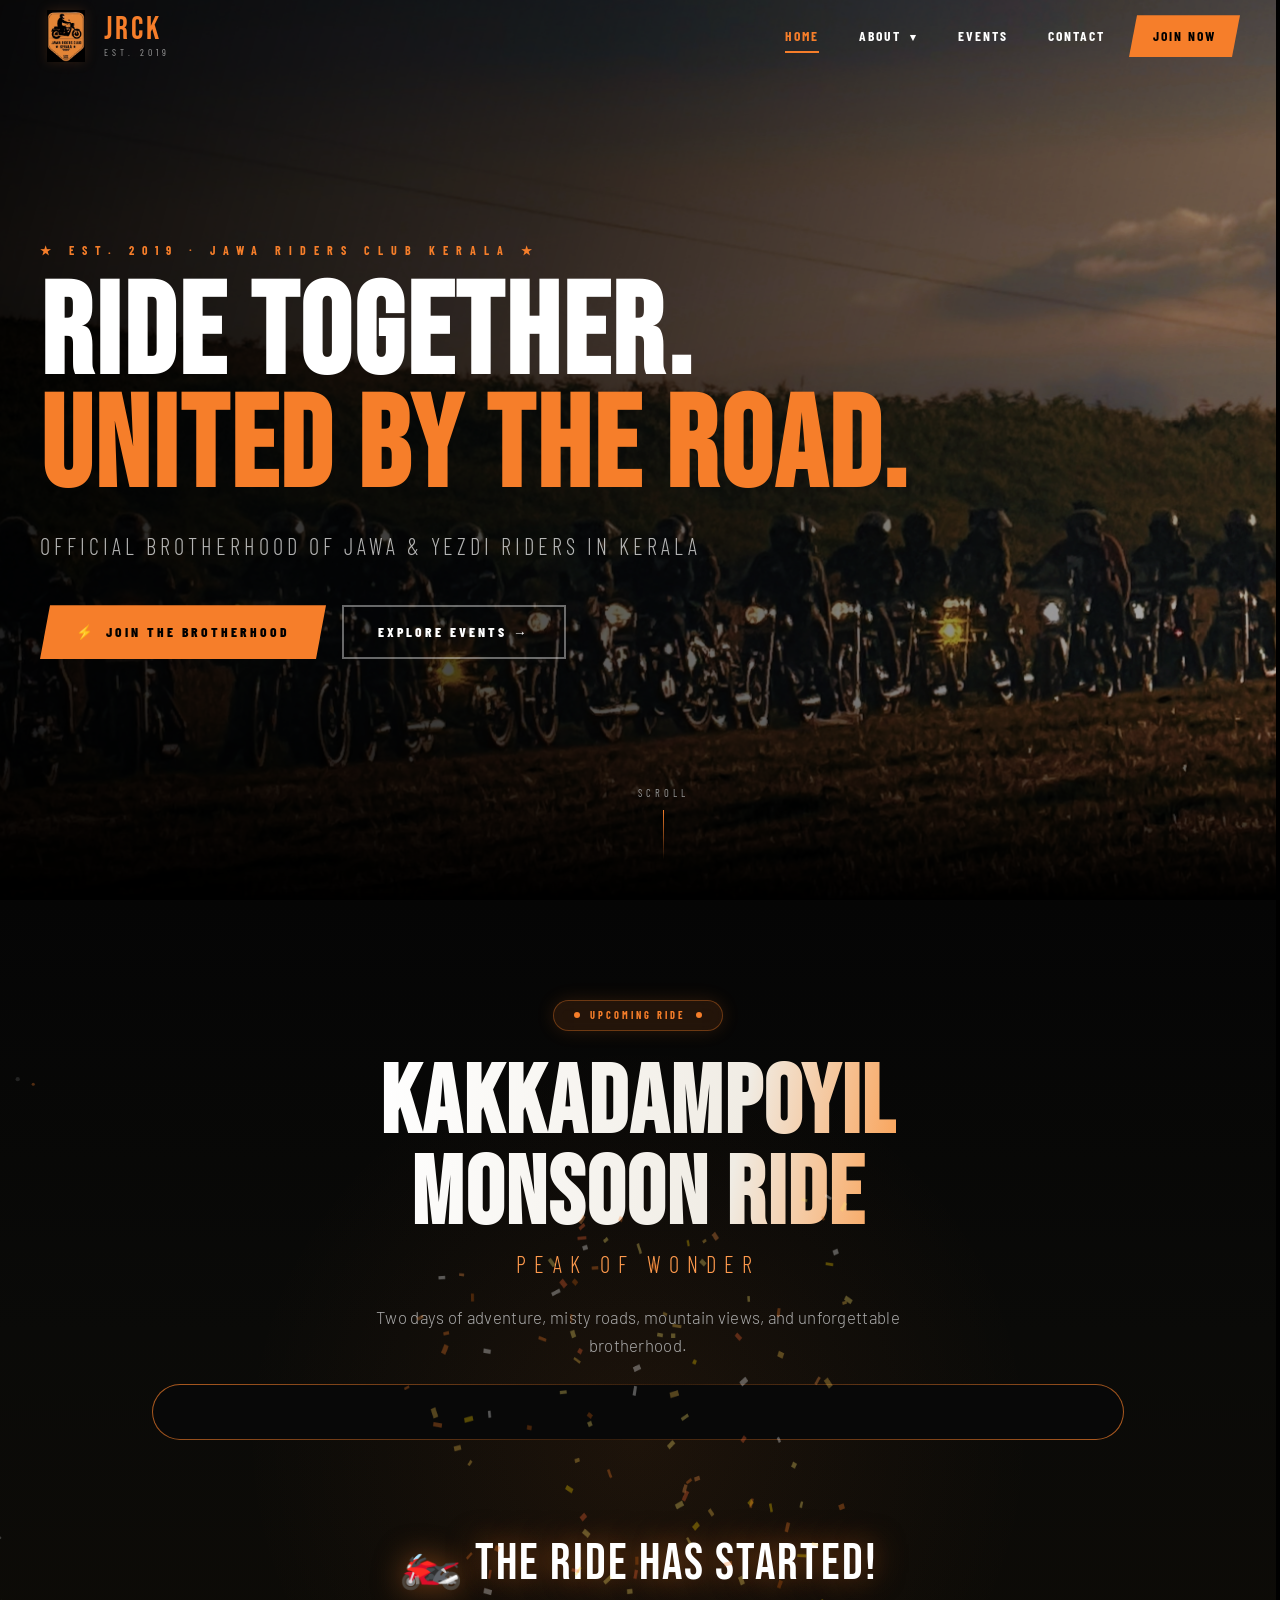
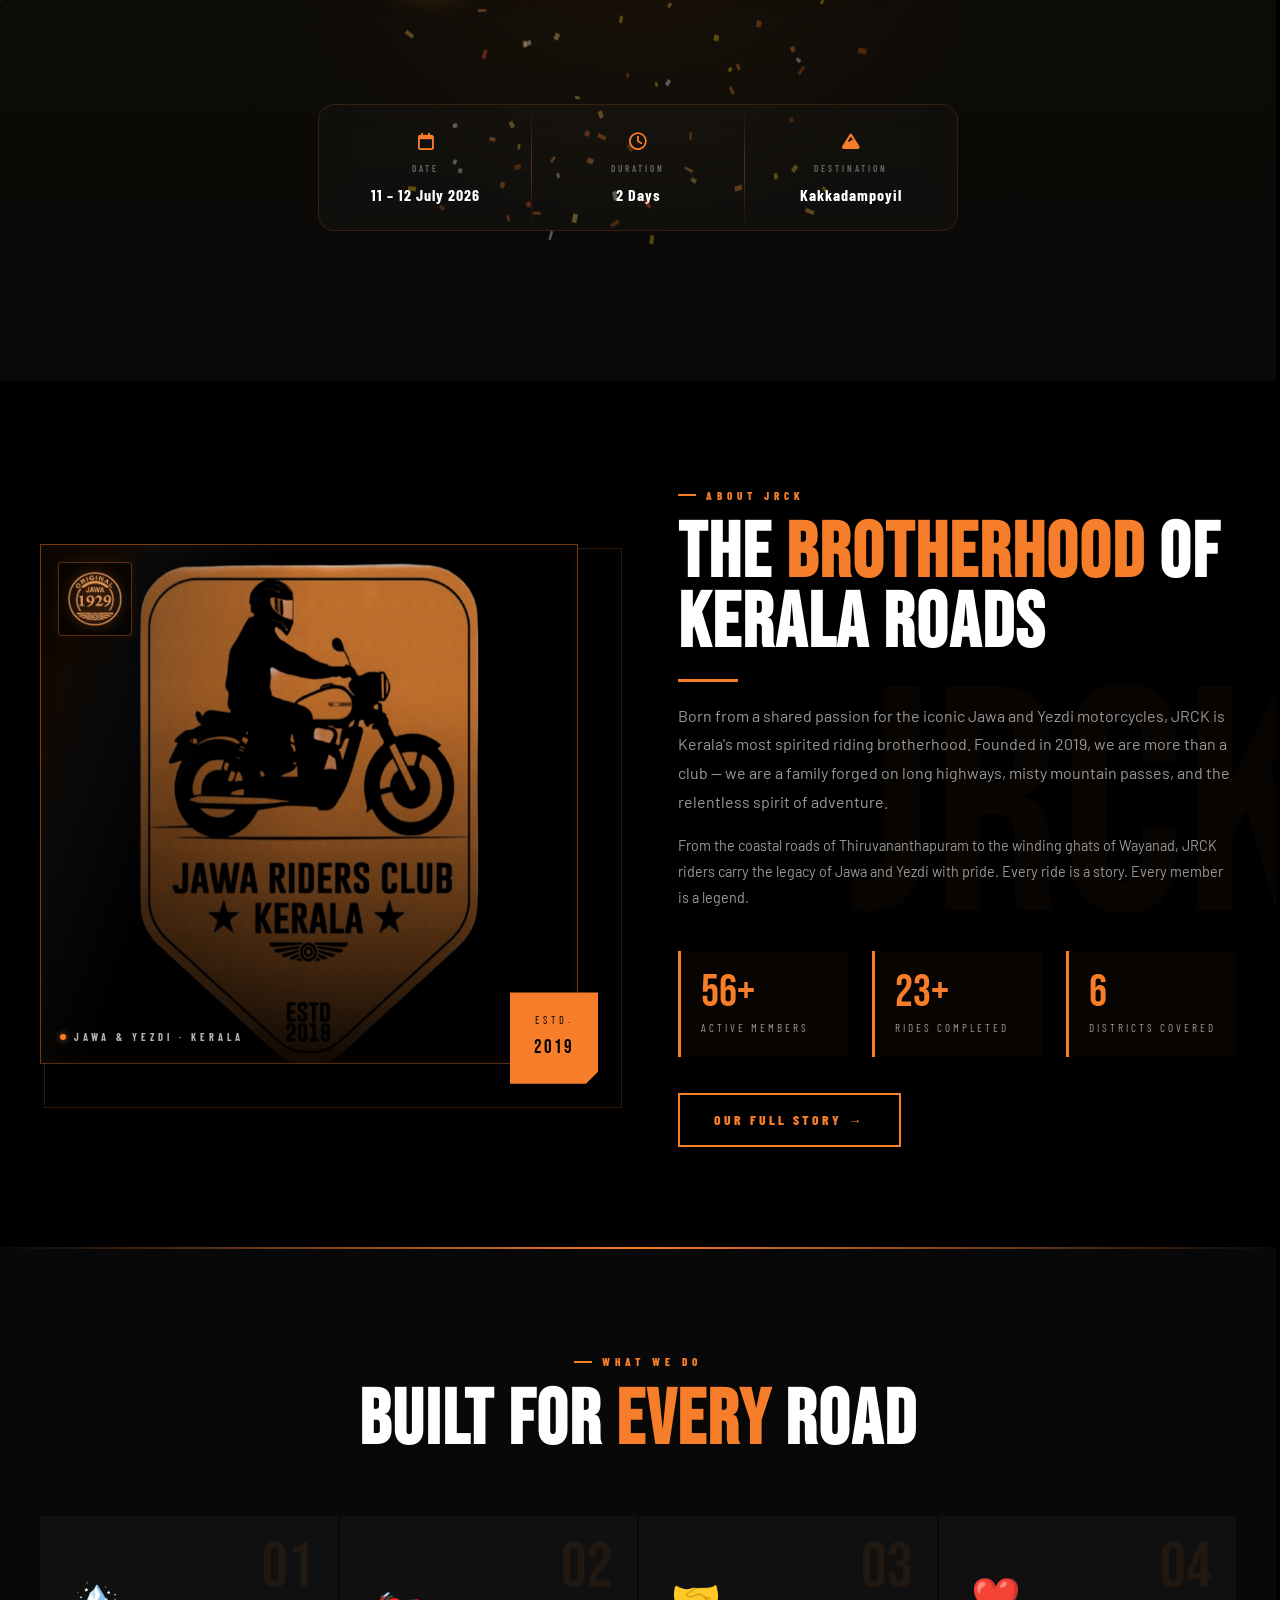
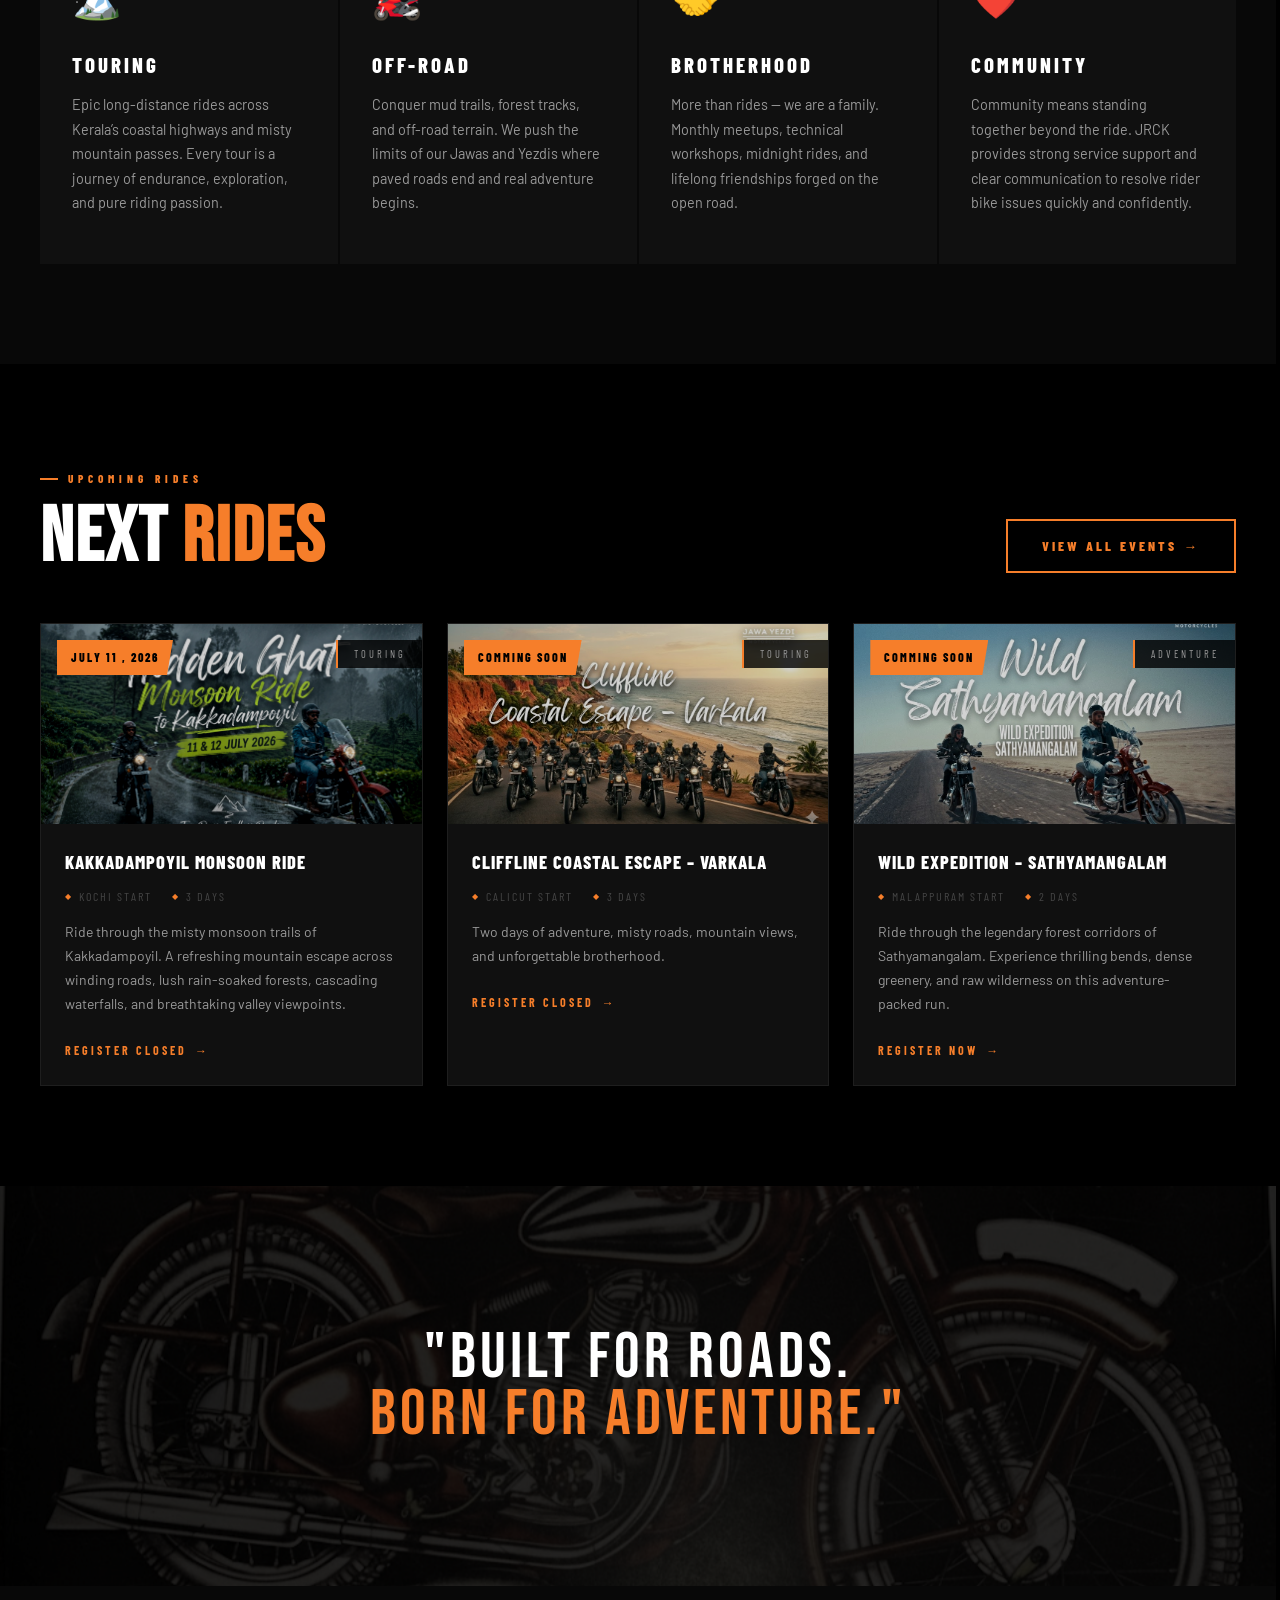
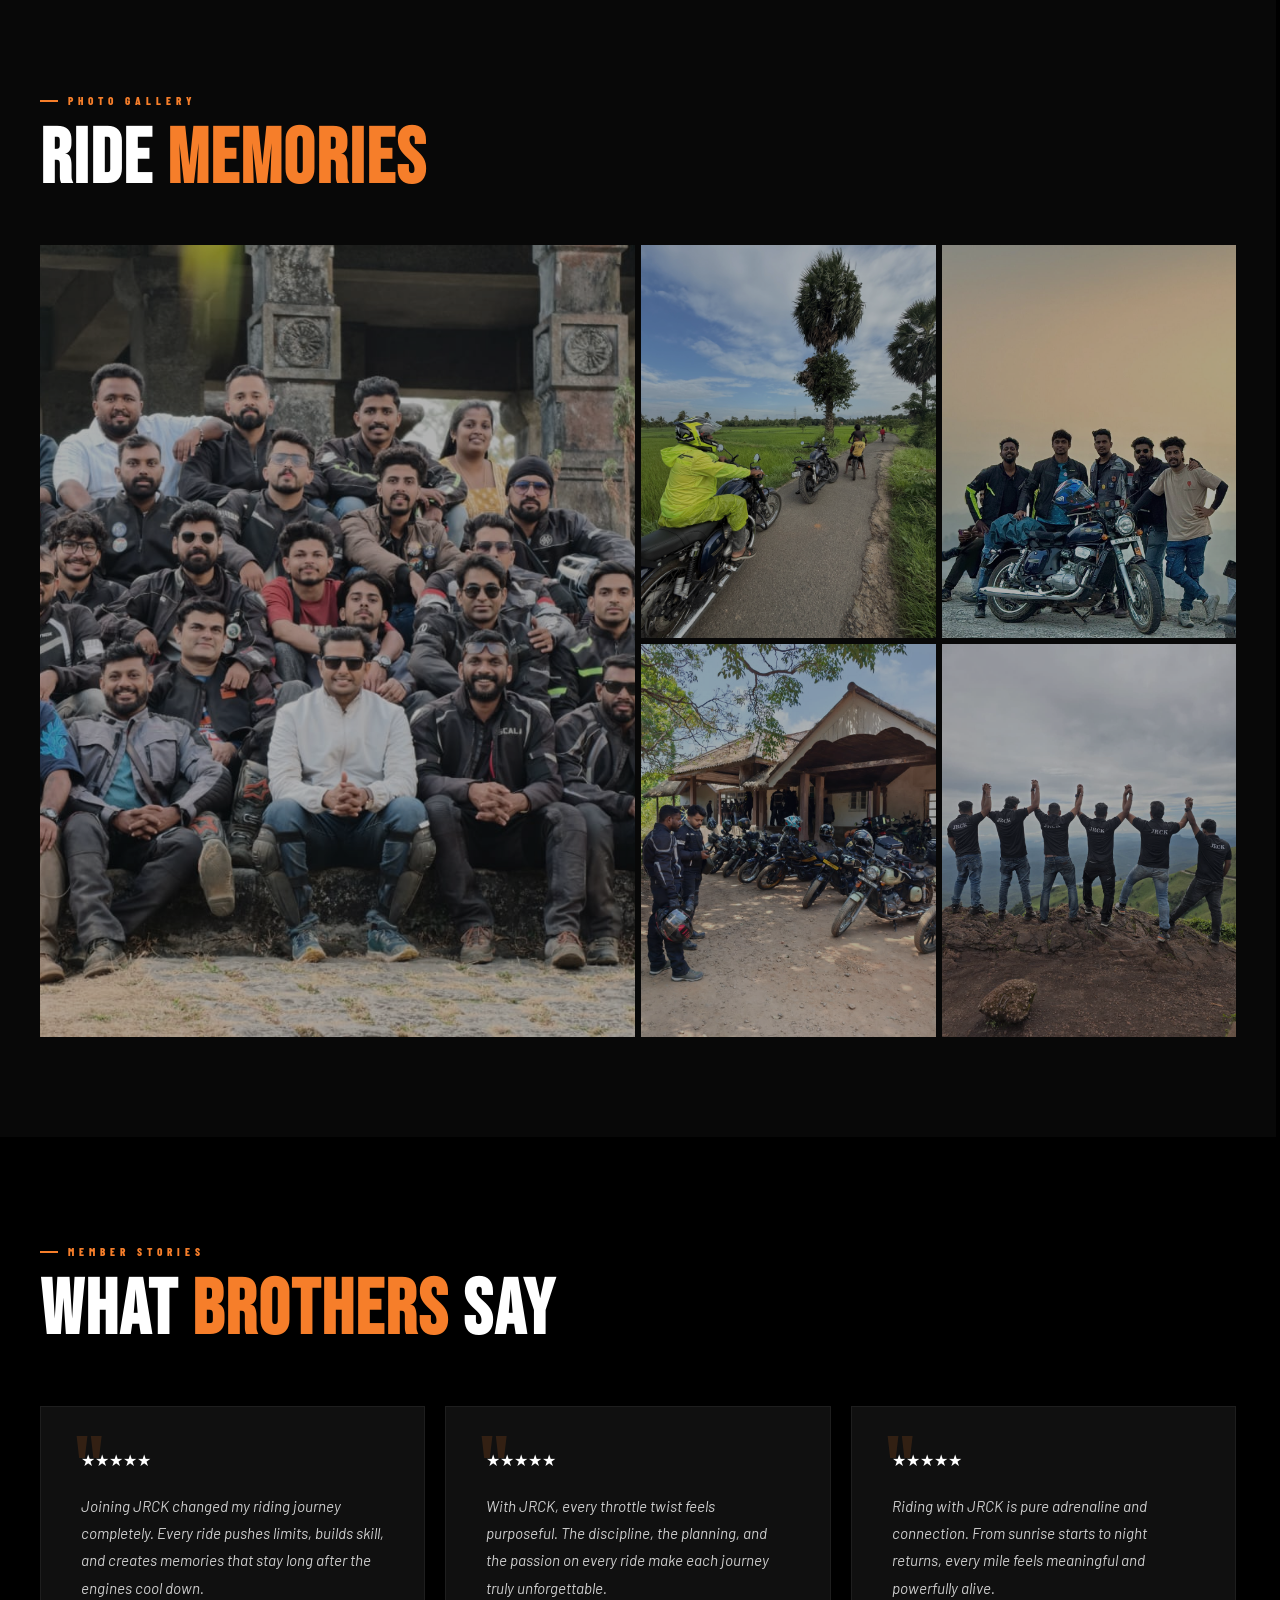
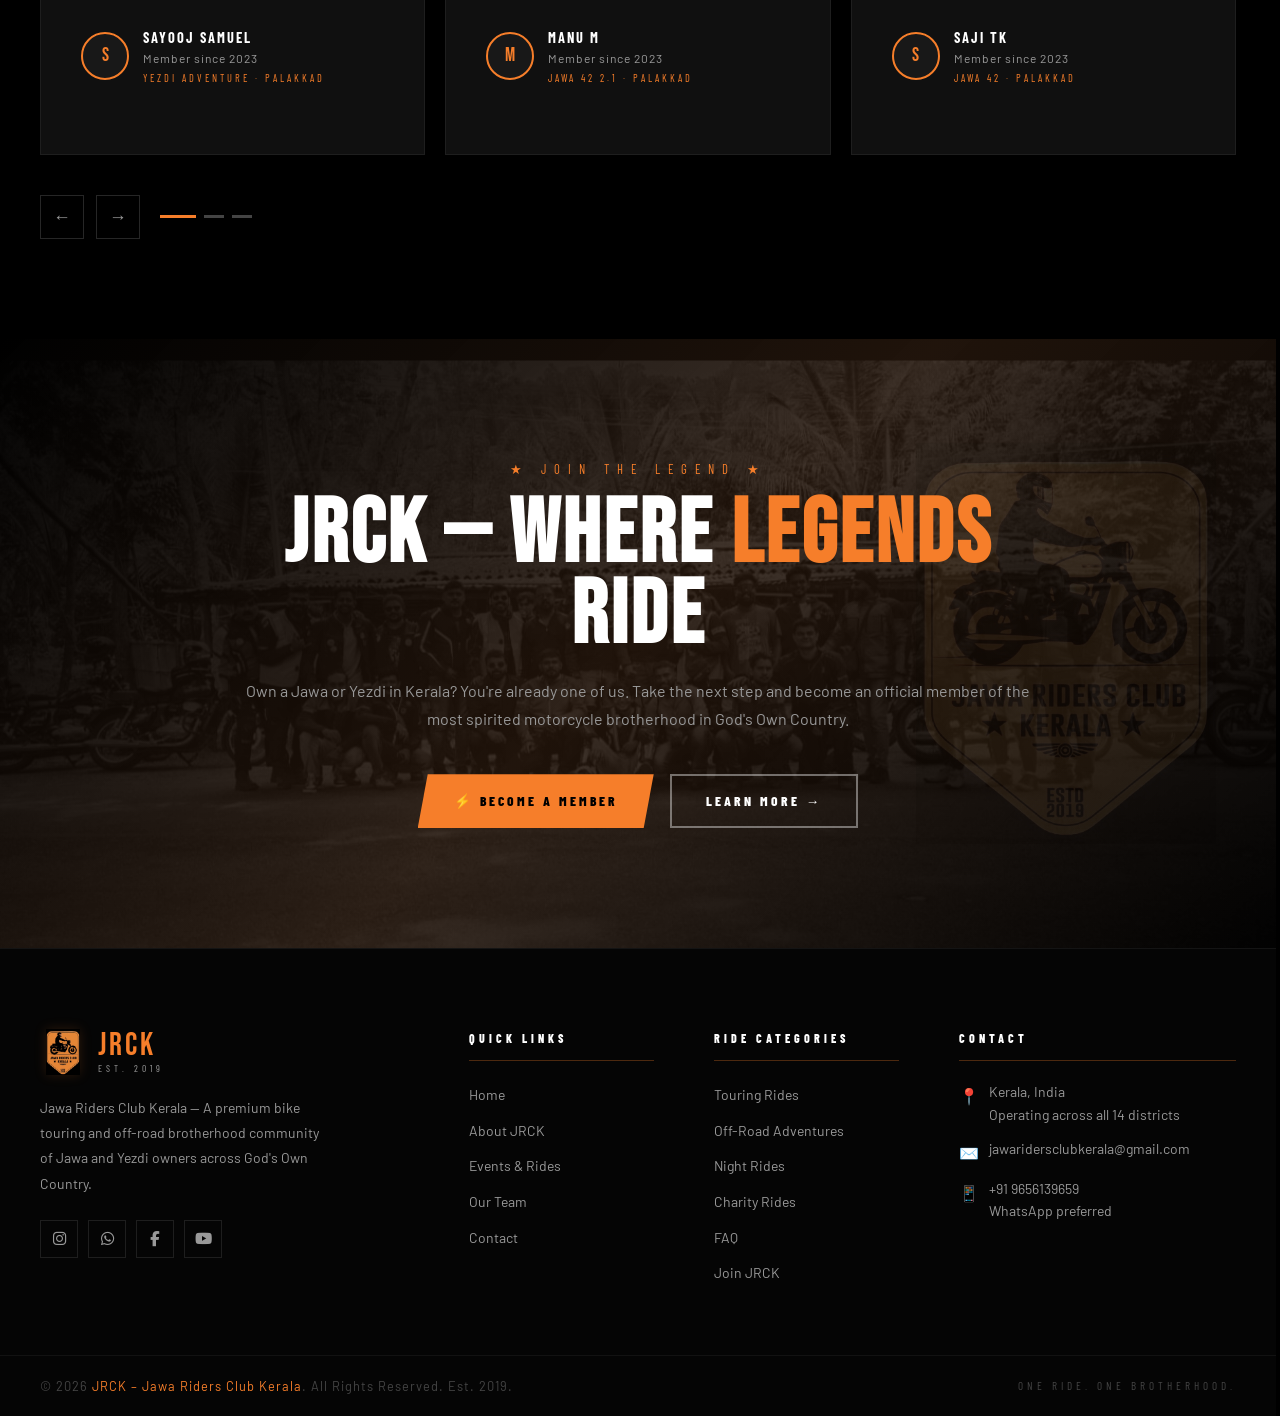
<file: jrck-website/index.html>
<!DOCTYPE html>
<html lang="en">
<head>
<meta charset="UTF-8">
<meta name="viewport" content="width=device-width, initial-scale=1.0">
<!-- Performance: preload hero image and fonts -->
<link rel="preload" as="image" href="https://images.unsplash.com/photo-1558618666-fcd25c85cd64?w=1920&q=80" fetchpriority="high">
<link rel="dns-prefetch" href="https://images.unsplash.com">
<link rel="dns-prefetch" href="https://fonts.googleapis.com">
<title>JRCK – Jawa Riders Club Kerala | Where Legends Ride</title>
<meta name="description" content="Jawa Riders Club Kerala (JRCK) – A premium bike touring and off-road brotherhood community of Jawa and Yezdi owners in Kerala. Est. 2019.">
<meta name="keywords" content="Jawa Riders Club Kerala, JRCK, Jawa motorcycle Kerala, Yezdi riders Kerala, motorcycle club Kerala, bike touring Kerala">
<meta property="og:title" content="JRCK – Jawa Riders Club Kerala">
<meta property="og:description" content="One Ride. One Brotherhood. Official brotherhood of Jawa & Yezdi Riders in Kerala since 2019.">
<meta property="og:type" content="website">
<link rel="icon" type="image/png" href="assets/images/logo.png">
<link rel="stylesheet" href="assets/css/style.css">
<link rel="preconnect" href="https://fonts.googleapis.com">
<link href="https://fonts.googleapis.com/css2?family=Bebas+Neue&family=Barlow+Condensed:wght@300;400;600;700;800;900&family=Barlow:wght@300;400;500;600&display=swap" rel="stylesheet">
<link rel="stylesheet" href="https://cdnjs.cloudflare.com/ajax/libs/font-awesome/6.5.0/css/all.min.css">
<!-- Favicon fallback SVG -->
<link rel="icon" type="image/svg+xml" href="assets/images/logo.png">
</head>
<body>

<!-- Hero Premium Cursor (scoped, desktop only) -->
<div class="hero-cursor" id="heroCursor" aria-hidden="true"></div>
<div class="hero-cursor-ring" id="heroCursorRing" aria-hidden="true"></div>

<!-- ============================================================ HEADER ============================================================ -->
<header id="header">
  <a href="index.html" class="nav-logo">
    <img src="assets/images/logo.png" alt="JRCK Logo" class="logo-svg" style="object-fit:contain;">
    <div>
      <span class="nav-logo-text">JRCK</span>
      <span class="nav-logo-sub">Est. 2019</span>
    </div>
  </a>

  <nav>
    <ul class="nav-links">
      <li><a href="index.html" class="active">Home</a></li>
      <li class="dropdown">
        <a href="about.html">About <span class="dropdown-arrow">▾</span></a>
        <ul class="dropdown-menu">
          <li><a href="about.html">About JRCK</a></li>
          <li><a href="events.html">Events & Rides</a></li>
          <li><a href="team.html">Our Team</a></li>
          <li><a href="faq.html">FAQ</a></li>
        </ul>
      </li>
      <li><a href="events.html">Events</a></li>
      <!-- <li><a href="blog.html">Blog</a></li> -->
      <li><a href="contact.html">Contact</a></li>
      <li><a href="contact.html#membership" class="nav-cta">Join Now</a></li>
    </ul>
  </nav>

  <button class="hamburger" aria-label="Menu">
    <span></span><span></span><span></span>
  </button>
</header>

<!-- Mobile Nav -->
<nav class="nav-mobile">
  <a href="index.html">Home</a>
  <a href="about.html">About JRCK</a>
  <a href="events.html" class="mobile-sub">↳ Events & Rides</a>
  <a href="team.html" class="mobile-sub">↳ Our Team</a>
  <a href="faq.html" class="mobile-sub">↳ FAQ</a>
  <!-- <a href="blog.html">Blog</a> -->
  <a href="contact.html">Contact</a>
  <a href="contact.html#membership" style="color: var(--orange); font-weight: 800;">⚡ Join the Brotherhood</a>
</nav>

<!-- ============================================================ HERO ============================================================ -->
<section class="hero" id="heroSection">
  <!-- Trail canvas: above bg, below all overlays -->
  <canvas id="hero-trail-canvas"></canvas>
  <div class="hero-bg" id="heroBg" style="background-image: url('assets/images/banner-main.jpeg');"></div>
  <div class="hero-overlay"></div>
  <div class="hero-overlay-bottom"></div>
  <div class="hero-content">
    <p class="hero-estd">★ Est. 2019 · Jawa Riders Club Kerala ★</p>
    <h1 class="hero-title">
      Ride Together.
      <span class="line2">United by the Road.</span>
    </h1>
    <p class="hero-subtitle">Official Brotherhood of Jawa &amp; Yezdi Riders in Kerala</p>
    <div class="hero-btns">
      <a href="contact.html#membership" class="btn btn-primary">
        <span>⚡</span> Join the Brotherhood
      </a>
      <a href="events.html" class="btn btn-outline">Explore Events →</a>
    </div>
  </div>
  <div class="hero-scroll">
    <span>Scroll</span>
    <div class="scroll-line"></div>
  </div>
</section>

<!-- ============================================================
     JRCK COUNTDOWN SECTION
     Place this block immediately after the closing </section> tag
     of the HERO section (after line: </section> <!-- /hero 
============================================================ -->

<!-- ============================================================ COUNTDOWN SECTION ============================================================ -->
<section class="jrck-countdown" id="countdownSection" aria-label="Kakkadampoyil Monsoon Ride Countdown">

  <!-- Floating particle canvas -->
  <canvas class="jrck-cd-particles" id="cdParticles" aria-hidden="true"></canvas>

  <!-- Rotating glow orb behind timer -->
  <div class="jrck-cd-glow-orb" aria-hidden="true"></div>

  <!-- Animated shimmer sweep across the whole section -->
  <div class="jrck-cd-shimmer" aria-hidden="true"></div>

  <div class="jrck-cd-inner">

    <!-- ── Event Badge ── -->
    <div class="jrck-cd-badge" data-cd-anim="fade-up" data-cd-delay="0">
      <span class="jrck-cd-badge-dot"></span>
      Upcoming Ride
      <span class="jrck-cd-badge-dot"></span>
    </div>

    <!-- ── Event Title ── -->
    <h2 class="jrck-cd-title" data-cd-anim="fade-up" data-cd-delay="1">
      Kakkadampoyil<br>
      <span class="jrck-cd-title-accent">Monsoon Ride</span>
    </h2>
    <p class="jrck-cd-subtitle" data-cd-anim="fade-up" data-cd-delay="2">
      Peak of Wonder
    </p>
    <p class="jrck-cd-tagline" data-cd-anim="fade-up" data-cd-delay="3">
      Two days of adventure, misty roads, mountain views, and unforgettable brotherhood.
    </p>

    <!-- ── Countdown Timer Block ── -->
    <div class="jrck-cd-timer-wrap" data-cd-anim="fade-up" data-cd-delay="4">

      <!-- Animated glowing border ring -->
      <div class="jrck-cd-timer-ring" aria-hidden="true"></div>

      <!-- Countdown cards -->
      <div class="jrck-cd-cards" id="cdCards">

        <div class="jrck-cd-card" id="cd-days">
          <div class="jrck-cd-card-inner">
            <span class="jrck-cd-number" id="cdDays">00</span>
            <span class="jrck-cd-label">Days</span>
          </div>
          <div class="jrck-cd-card-glow" aria-hidden="true"></div>
        </div>

        <div class="jrck-cd-sep" aria-hidden="true">:</div>

        <div class="jrck-cd-card" id="cd-hours">
          <div class="jrck-cd-card-inner">
            <span class="jrck-cd-number" id="cdHours">00</span>
            <span class="jrck-cd-label">Hours</span>
          </div>
          <div class="jrck-cd-card-glow" aria-hidden="true"></div>
        </div>

        <div class="jrck-cd-sep" aria-hidden="true">:</div>

        <div class="jrck-cd-card" id="cd-minutes">
          <div class="jrck-cd-card-inner">
            <span class="jrck-cd-number" id="cdMinutes">00</span>
            <span class="jrck-cd-label">Minutes</span>
          </div>
          <div class="jrck-cd-card-glow" aria-hidden="true"></div>
        </div>

        <div class="jrck-cd-sep" aria-hidden="true">:</div>

        <div class="jrck-cd-card" id="cd-seconds">
          <div class="jrck-cd-card-inner">
            <span class="jrck-cd-number" id="cdSeconds">00</span>
            <span class="jrck-cd-label">Seconds</span>
          </div>
          <div class="jrck-cd-card-glow" aria-hidden="true"></div>
        </div>

      </div>

      <!-- Status text below timer -->
      <p class="jrck-cd-status" id="cdStatus">
        <span class="jrck-cd-status-dot" aria-hidden="true"></span>
        The journey begins soon — throttle ready, brotherhood waiting.
      </p>

    </div>
    <!-- /timer-wrap -->

    <!-- ── Post-Countdown Message Block (hidden by default) ── -->
    <div class="jrck-cd-ended" id="cdEnded" aria-live="polite">
      <p class="jrck-cd-ended-msg" id="cdEndedMsg"></p>
    </div>

    <!-- ── Confetti canvas (activates at zero) ── -->
    <canvas class="jrck-cd-confetti" id="cdConfetti" aria-hidden="true"></canvas>

    <!-- ── Ride Details Row ── -->
    <div class="jrck-cd-details" data-cd-anim="fade-up" data-cd-delay="5">

      <div class="jrck-cd-detail-item">
        <span class="jrck-cd-detail-icon"><i class="fa-regular fa-calendar" aria-hidden="true"></i></span>
        <span class="jrck-cd-detail-label">Date</span>
        <span class="jrck-cd-detail-value">11 – 12 July 2026</span>
      </div>

      <div class="jrck-cd-detail-divider" aria-hidden="true"></div>

      <div class="jrck-cd-detail-item">
        <span class="jrck-cd-detail-icon"><i class="fa-regular fa-clock" aria-hidden="true"></i></span>
        <span class="jrck-cd-detail-label">Duration</span>
        <span class="jrck-cd-detail-value">2 Days</span>
      </div>

      <div class="jrck-cd-detail-divider" aria-hidden="true"></div>

      <div class="jrck-cd-detail-item">
        <span class="jrck-cd-detail-icon"><i class="fa-solid fa-mountain" aria-hidden="true"></i></span>
        <span class="jrck-cd-detail-label">Destination</span>
        <span class="jrck-cd-detail-value">Kakkadampoyil</span>
      </div>

    </div>
    <!-- /details row -->

    <!-- ── CTA Button ── -->
    <!-- <div class="jrck-cd-cta-wrap" data-cd-anim="fade-up" data-cd-delay="6"> -->
      <!-- <a href="contact.html#membership" class="jrck-cd-cta btn btn-primary"> -->
        <!-- <span>🏍️</span>&nbsp; Join The Ride -->
      <!-- </a> -->
    <!-- </div> -->

  </div>
  <!-- /inner -->

</section>
<!-- /jrck-countdown -->

<!-- ============================================================ ABOUT INTRO ============================================================ -->
<section class="about-intro section-pad">
  <div class="container">
    <div class="about-intro-grid">
      <div class="about-intro-img anim-left">

        <!-- ── Image wrapper with all overlays ── -->
        <div class="aimg-frame">

          <!-- Main photo -->
          <img src="assets/images/main_logo1.jpg"
               alt="JRCK Brotherhood Ride"
               loading="lazy"
               class="aimg-photo">

          <!-- Dark gradient: bottom-heavy for text legibility -->
          <div class="aimg-gradient"></div>

          <!-- Tire-track SVG texture (very low opacity) -->
          <div class="aimg-tracks"></div>

          <!-- Speed-line accent strokes -->
          <div class="aimg-speed-lines">
            <span></span><span></span><span></span>
            <span></span><span></span>
          </div>

          <!-- Animated light sweep -->
          <div class="aimg-sweep"></div>

          <!-- Glowing orange border frame -->
          <div class="aimg-border"></div>

          <!-- JRCK Logo badge — glassmorphism, top-left -->
          <div class="aimg-logo-badge">
            <img src="assets/images/jawalogo.png" alt="JRCK Logo" class="aimg-logo">
          </div>

          <!-- Bottom info bar -->
          <div class="aimg-bottom-bar">
            <div class="aimg-ride-tag">
              <span class="aimg-dot"></span>
              Jawa &amp; Yezdi · Kerala
            </div>
           
          </div>

        </div>

        <!-- Estd. badge — kept outside frame, original position -->
        <div class="year-badge">
          <span>ESTD.</span>2019
        </div>

        <!-- Offset accent border (original ::before replacement) -->
        <div class="aimg-offset-border"></div>

      </div>
      <div class="anim-right">
        <span class="label-tag">About JRCK</span>
        <h2 class="section-title">The <span>Brotherhood</span> of Kerala Roads</h2>
        <div class="divider-orange"></div>
        <p class="section-subtitle">
          Born from a shared passion for the iconic Jawa and Yezdi motorcycles, JRCK is Kerala's most spirited riding brotherhood. Founded in 2019, we are more than a club — we are a family forged on long highways, misty mountain passes, and the relentless spirit of adventure.
        </p>
        <p style="font-size:0.9rem; color: var(--gray); line-height:1.8; margin-top:16px; margin-bottom:32px;">
          From the coastal roads of Thiruvananthapuram to the winding ghats of Wayanad, JRCK riders carry the legacy of Jawa and Yezdi with pride. Every ride is a story. Every member is a legend.
        </p>
        <div class="about-stats">
          <div class="stat-box anim-fade anim-delay-1">
            <div class="stat-number">120+</div>
            <div class="stat-label">Active Members</div>
          </div>
          <div class="stat-box anim-fade anim-delay-2">
            <div class="stat-number">50+</div>
            <div class="stat-label">Rides Completed</div>
          </div>
          <div class="stat-box anim-fade anim-delay-3">
            <div class="stat-number">14</div>
            <div class="stat-label">Districts Covered</div>
          </div>
        </div>
        <a href="about.html" class="btn btn-orange-outline" style="margin-top:36px;">Our Full Story →</a>
      </div>
    </div>
  </div>
</section>

<!-- ============================================================ HIGHLIGHTS ============================================================ -->
<section class="highlights section-pad">
  <div class="container">
    <div style="text-align:center; margin-bottom:0;">
      <span class="label-tag">What We Do</span>
      <h2 class="section-title">Built for <span>Every</span> Road</h2>
    </div>
    <div class="highlights-grid">
      <div class="highlight-card anim-fade">
        <span class="highlight-num">01</span>
        <span class="highlight-icon">🏔️</span>
        <h3 class="highlight-title">Touring</h3>
        <p class="highlight-desc">Epic long-distance rides across Kerala’s coastal highways and misty mountain passes. Every tour is a journey of endurance, exploration, and pure riding passion.</p>
      </div>
      <div class="highlight-card anim-fade anim-delay-1">
        <span class="highlight-num">02</span>
        <span class="highlight-icon">🏍️</span>
        <h3 class="highlight-title">Off-Road</h3>
        <p class="highlight-desc">Conquer mud trails, forest tracks, and off-road terrain. We push the limits of our Jawas and Yezdis where paved roads end and real adventure begins.</p>
      </div>
      <div class="highlight-card anim-fade anim-delay-2">
        <span class="highlight-num">03</span>
        <span class="highlight-icon">🤝</span>
        <h3 class="highlight-title">Brotherhood</h3>
        <p class="highlight-desc">More than rides — we are a family. Monthly meetups, technical workshops, midnight rides, and lifelong friendships forged on the open road.</p>
      </div>
      <div class="highlight-card anim-fade anim-delay-3">
        <span class="highlight-num">04</span>
        <span class="highlight-icon">❤️</span>
        <h3 class="highlight-title">Community</h3>
        <p class="highlight-desc">Community means standing together beyond the ride. JRCK provides strong service support and clear communication to resolve rider bike issues quickly and confidently.</p>
      </div>
    </div>
  </div>
</section>

<!-- ============================================================ EVENTS PREVIEW ============================================================ -->
<section class="events-preview section-pad">
  <div class="container">
    <div class="events-header">
      <div>
        <span class="label-tag">Upcoming Rides</span>
        <h2 class="section-title">Next <span>Rides</span></h2>
      </div>
      <a href="events.html" class="btn btn-orange-outline">View All Events →</a>
    </div>
    <div class="events-grid">

		<div class="event-card anim-fade">
		  <div class="event-img">
			<img src="assets/images/Kakkadampoyil.png" alt="Kakkadampoyil Ride" loading="lazy">
			<span class="event-date-badge">jULY 11 , 2026</span>
			<span class="event-category">Touring</span>
		  </div>

		  <div class="event-body">
			<h3 class="event-title">Kakkadampoyil Monsoon Ride</h3>
			<div class="event-meta">
			  <span>Kochi Start</span>
			  <span>3 Days</span>
			</div>
			<p class="event-desc">
			  Ride through the misty monsoon trails of Kakkadampoyil. A refreshing mountain escape across winding roads, lush rain-soaked forests, cascading waterfalls, and breathtaking valley viewpoints.
			</p>
			<a href="events.html" class="event-register">Register Closed</a>
		  </div>
		</div>

		<div class="event-card anim-fade">
		  <div class="event-img">
			<img src="assets/images/varkala1.jpg" alt="Varkala Coastal Ride" loading="lazy">
			<span class="event-date-badge">Comming Soon</span>
			<span class="event-category">Touring</span>
		  </div>

		  <div class="event-body">
			<h3 class="event-title">Cliffline Coastal Escape – Varkala</h3>
			<div class="event-meta">
			  <span>Calicut Start</span>
			  <span>3 Days</span>
			</div>
			<p class="event-desc">
			  Two days of adventure, misty roads, mountain views, and unforgettable brotherhood.
			</p>
			<a href="events.html" class="event-register">Register Closed</a>
		  </div>
		</div>

		<div class="event-card anim-fade">
		  <div class="event-img">
			<img src="assets/images/Sathyamangalam.jpg" alt="Sathyamangalam Forest Ride" loading="lazy">
			<span class="event-date-badge">Comming Soon</span>
			<span class="event-category">Adventure</span>
		  </div>

		  <div class="event-body">
			<h3 class="event-title">Wild Expedition – Sathyamangalam</h3>
			<div class="event-meta">
			  <span>Malappuram Start</span>
			  <span>2 Days</span>
			</div>
			<p class="event-desc">
			  Ride through the legendary forest corridors of Sathyamangalam. Experience thrilling bends, dense greenery, and raw wilderness on this adventure-packed run.
			</p>
			<a href="events.html" class="event-register">Register Now</a>
		  </div>
		</div>

    </div>
  </div>
</section>

<!-- ============================================================ PARALLAX QUOTE ============================================================ -->
<div class="parallax-banner">
  <div class="parallax-banner-bg" style="background-image: url('assets/images/varkala.jpg');"></div>
  <div class="parallax-banner-overlay"></div>
  <div class="parallax-banner-content">
    <p class="parallax-quote">
      "Built for Roads.<br><span>Born for Adventure."</span>
    </p>
  </div>
</div>

<!-- ============================================================ GALLERY ============================================================ -->
<section class="gallery-section section-pad">
  <div class="container">
    <span class="label-tag">Photo Gallery</span>
    <h2 class="section-title">Ride <span>Memories</span></h2>
    <div class="gallery-grid">
      <div class="gallery-item anim-fade">
        <img src="assets/images/group-5.jpeg" alt="Group Ride Kerala" loading="lazy">
        <div class="gallery-overlay"><span>Panjalimedu · Idukki </span></div>
      </div>
      <div class="gallery-item anim-fade anim-delay-1">
        <img src="assets/images/group-2.jpeg" alt="Mountain Ride" loading="lazy">
        <div class="gallery-overlay"><span>Jawa day Meetup · Palakkad</span></div>
      </div>
      <div class="gallery-item anim-fade anim-delay-2">
        <img src="assets/images/group-1.jpeg" alt="Off Road" loading="lazy">
        <div class="gallery-overlay"><span>Illikkal backside · Kottayam</span></div>
      </div>
      <div class="gallery-item anim-fade anim-delay-1">
        <img src="assets/images/group-4.jpeg" alt="Sunset Ride" loading="lazy">
        <div class="gallery-overlay"><span>Ammachi Kottaram · Kuttikkanam</span></div>
      </div>
      <div class="gallery-item anim-fade anim-delay-2">
        <img src="assets/images/group-6.jpeg" alt="Night Ride" loading="lazy">
        <div class="gallery-overlay"><span>Two wheels, one road, endless· Chikmagalur vibes</span></div>
      </div>
    </div>
  </div>
</section>

<!-- ============================================================ TESTIMONIALS ============================================================ -->
<section class="testimonials section-pad">
  <div class="container">
    <span class="label-tag">Member Stories</span>
    <h2 class="section-title">What <span>Brothers</span> Say</h2>
    <div class="testimonials-wrapper">
      <div class="testimonials-track">

        <div class="testimonial-card">
          <div class="testimonial-stars">★★★★★</div>
          <p class="testimonial-text">Joining JRCK changed my riding journey completely. Every ride pushes limits, builds skill, and creates memories that stay long after the engines cool down.</p>
          <div class="testimonial-author">
            <div class="testimonial-avatar">S</div>
            <div>
              <p class="testimonial-name">Sayooj Samuel</p>
              <p class="testimonial-role">Member since 2023</p>
              <p class="testimonial-bike">Yezdi Adventure · Palakkad</p>
            </div>
          </div>
        </div>

        <div class="testimonial-card">
          <div class="testimonial-stars">★★★★★</div>
          <p class="testimonial-text">With JRCK, every throttle twist feels purposeful. The discipline, the planning, and the passion on every ride make each journey truly unforgettable.</p>
          <div class="testimonial-author">
            <div class="testimonial-avatar">M</div>
            <div>
              <p class="testimonial-name">Manu M</p>
              <p class="testimonial-role">Member since 2023</p>
              <p class="testimonial-bike">Jawa 42 2.1 · Palakkad</p>
            </div>
          </div>
        </div>

        <div class="testimonial-card">
          <div class="testimonial-stars">★★★★★</div>
          <p class="testimonial-text">Riding with JRCK is pure adrenaline and connection. From sunrise starts to night returns, every mile feels meaningful and powerfully alive.</p>
          <div class="testimonial-author">
            <div class="testimonial-avatar">S</div>
            <div>
              <p class="testimonial-name">Saji TK</p>
              <p class="testimonial-role">Member since 2023</p>
              <p class="testimonial-bike">Jawa 42 · Palakkad</p>
            </div>
          </div>
        </div>

        <div class="testimonial-card">
          <div class="testimonial-stars">★★★★★</div>
          <p class="testimonial-text">As a woman rider in Kerala, finding JRCK was empowering. The club truly values lady riders, ensures strong safety measures, and creates a secure, respectful space to ride with confidence.</p>
          <div class="testimonial-author">
            <div class="testimonial-avatar">A</div>
            <div>
              <p class="testimonial-name">Ayana VR</p>
              <p class="testimonial-role">Member since 2019</p>
              <p class="testimonial-bike">Jawa 42 · Kochi</p>
            </div>
          </div>
        </div>

        <div class="testimonial-card">
          <div class="testimonial-stars">★★★★★</div>
          <p class="testimonial-text">Riding with JRCK redefined my journey on two wheels. Every tour is perfectly planned, every mile feels purposeful, and every return leaves me stronger, sharper, and ready for the next adventure. 🏍️</p>
          <div class="testimonial-author">
            <div class="testimonial-avatar"></div>
            <div>
              <p class="testimonial-name">Nitheesh</p>
              <p class="testimonial-role">Member since 2025</p>
              <p class="testimonial-bike">Jawa Classic · Kottayam</p>
            </div>
          </div>
        </div>

      </div>
    </div>
    <div class="slider-controls">
      <button class="slider-btn slider-prev" aria-label="Previous">←</button>
      <button class="slider-btn slider-next" aria-label="Next">→</button>
      <!-- Dots generated dynamically by JS based on card count -->
      <div class="slider-dots"></div>
    </div>
  </div>
</section>

<!-- ============================================================ CTA BANNER ============================================================ -->
<section class="cta-banner">
  <div class="cta-banner-bg" style="background-image: url('assets/images/group-3.jpeg');"></div>
  <div class="cta-banner-overlay"></div>
  <!-- Real JRCK logo watermark -->
  <img src="assets/images/logo.png" alt="" class="watermark-logo" aria-hidden="true" style="pointer-events:none;">
  <div class="cta-content">
    <p class="cta-tagline">★ Join the Legend ★</p>
    <h2 class="cta-title">JRCK — Where <span>Legends</span> Ride</h2>
    <p class="cta-text">Own a Jawa or Yezdi in Kerala? You're already one of us. Take the next step and become an official member of the most spirited motorcycle brotherhood in God's Own Country.</p>
    <div class="cta-btns">
	  <a href="contact.html#membership" 
	   class="btn btn-primary" 
	   rel="noopener noreferrer">
	   ⚡ Become a Member
	  </a>
      <a href="about.html" class="btn btn-outline">Learn More →</a>
    </div>
  </div>
</section>

<!-- ============================================================ FOOTER ============================================================ -->
<footer>
  <div class="footer-top">
    <div class="container">
      <div class="footer-grid">
        <div class="footer-brand">
          <a href="index.html" class="nav-logo">
            <img src="assets/images/logo.png" alt="JRCK Logo" class="logo-svg" style="object-fit:contain;">
            <div>
              <span class="nav-logo-text">JRCK</span>
              <span class="nav-logo-sub">Est. 2019</span>
            </div>
          </a>
          <p class="footer-desc">Jawa Riders Club Kerala — A premium bike touring and off-road brotherhood community of Jawa and Yezdi owners across God's Own Country.</p>
			<div class="footer-social">
			  <a href="https://www.instagram.com/j_r_c_k_?utm_source=ig_web_button_share_sheet&igsh=ZDNlZDc0MzIxNw==" target="_blank" rel="noopener" class="social-btn" aria-label="Instagram">
				<i class="fab fa-instagram"></i>
			  </a>
			  
			  <a href="https://wa.me/919656139659" target="_blank" rel="noopener" class="social-btn" aria-label="WhatsApp">
				<i class="fab fa-whatsapp"></i>
			  </a>

			  <a href="#" target="_blank" rel="noopener" class="social-btn" aria-label="Facebook">
				<i class="fab fa-facebook-f"></i>
			  </a>

			  <a href="#" target="_blank" rel="noopener" class="social-btn" aria-label="YouTube">
				<i class="fab fa-youtube"></i>
			  </a>

			</div>
        </div>

        <div>
          <h4 class="footer-heading">Quick Links</h4>
          <ul class="footer-links">
            <li><a href="index.html">Home</a></li>
            <li><a href="about.html">About JRCK</a></li>
            <li><a href="events.html">Events & Rides</a></li>
            <li><a href="team.html">Our Team</a></li>
            <!-- <li><a href="blog.html">Blog</a></li> -->
            <li><a href="contact.html">Contact</a></li>
          </ul>
        </div>

        <div>
          <h4 class="footer-heading">Ride Categories</h4>
          <ul class="footer-links">
            <li><a href="events.html">Touring Rides</a></li>
            <li><a href="events.html">Off-Road Adventures</a></li>
            <li><a href="events.html">Night Rides</a></li>
            <li><a href="events.html">Charity Rides</a></li>
            <li><a href="faq.html">FAQ</a></li>
            <li><a href="contact.html#membership">Join JRCK</a></li>
          </ul>
        </div>

        <div>
          <h4 class="footer-heading">Contact</h4>
          <div class="footer-contact-item">
            <span class="icon">📍</span>
            <span>Kerala, India<br>Operating across all 14 districts</span>
          </div>
          <div class="footer-contact-item">
            <span class="icon">✉️</span>
            <span>jawaridersclubkerala@gmail.com</span>
          </div>
          <div class="footer-contact-item">
            <span class="icon">📱</span>
            <span>+91 9656139659<br>WhatsApp preferred</span>
          </div>
        </div>
      </div>
    </div>
  </div>
  <div class="footer-bottom">
    <div class="container">
      <div class="footer-bottom-inner">
        <p class="footer-copy">© 2026 <span>JRCK – Jawa Riders Club Kerala</span>. All Rights Reserved. Est. 2019.</p>
        <p class="footer-tagline">One Ride. One Brotherhood.</p>
      </div>
    </div>
  </div>
</footer>

<script src="assets/js/script.js"></script>
</body>
</html>
</file>
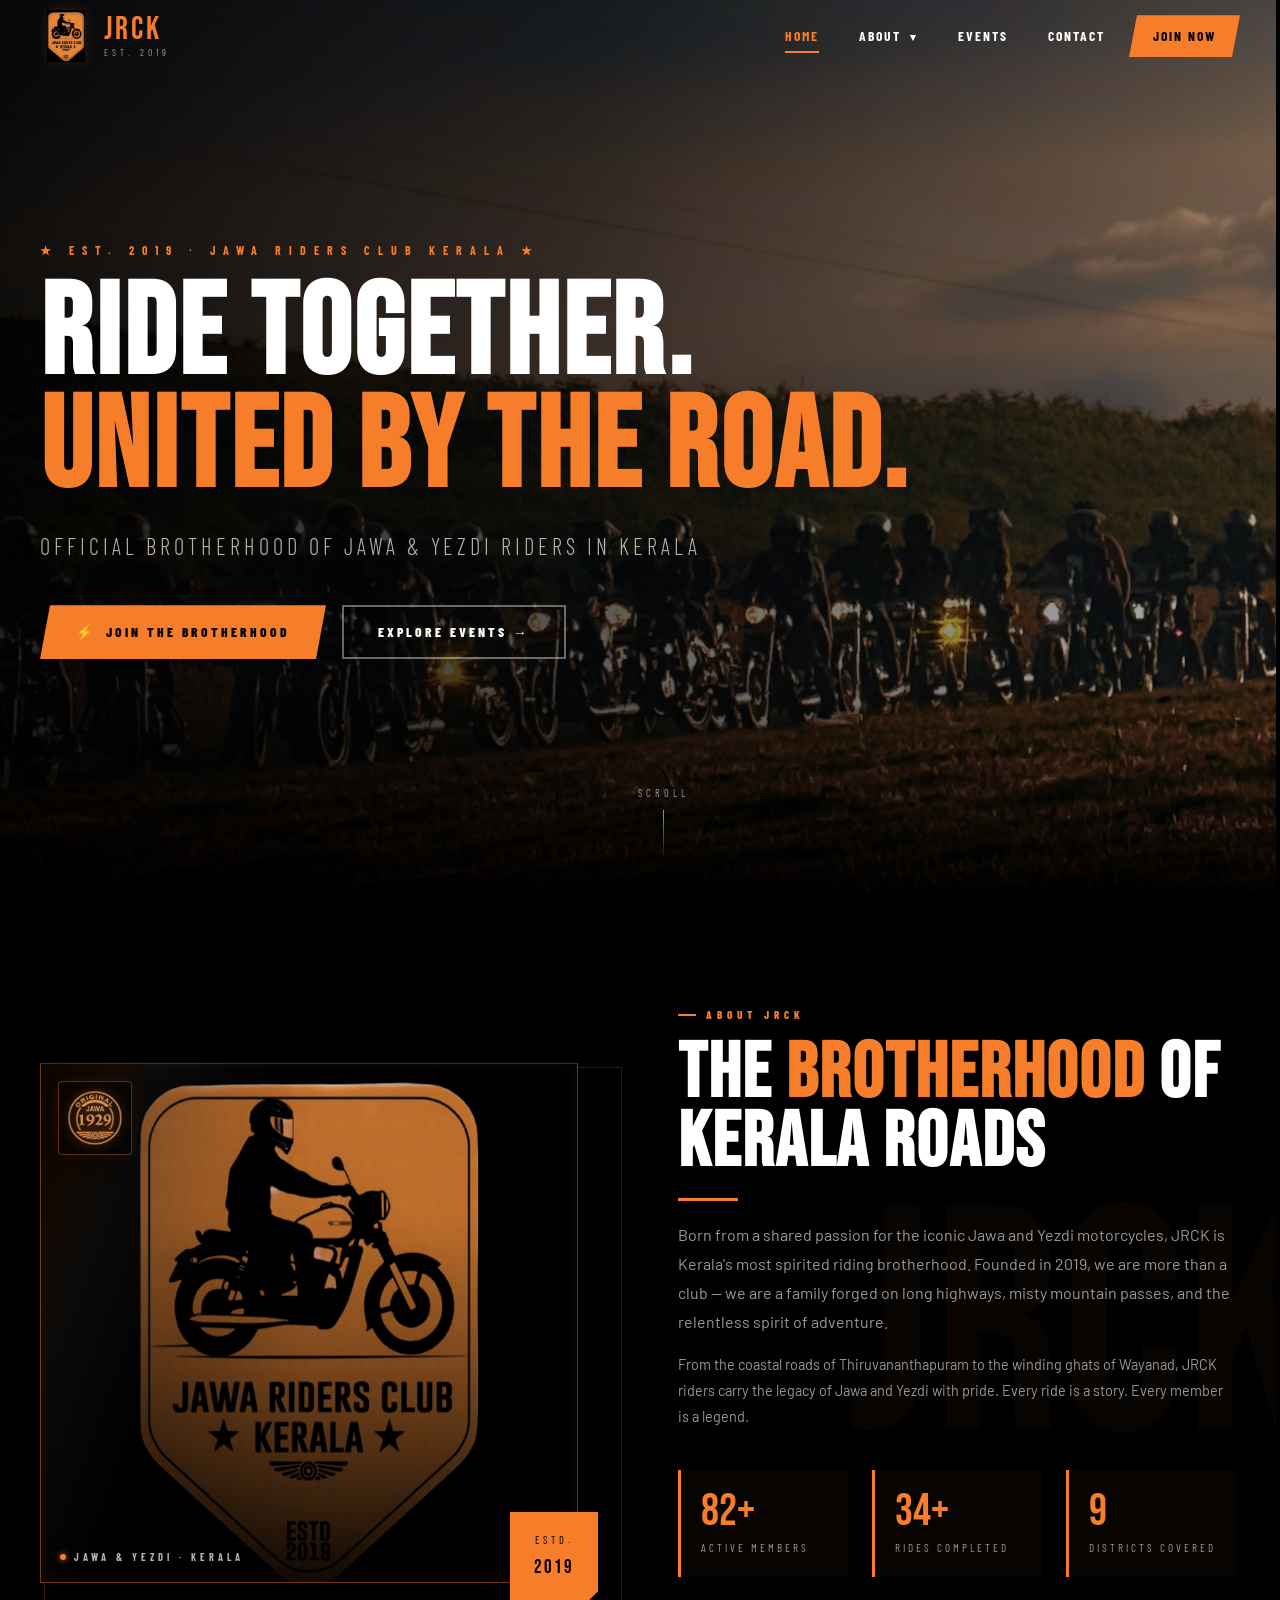
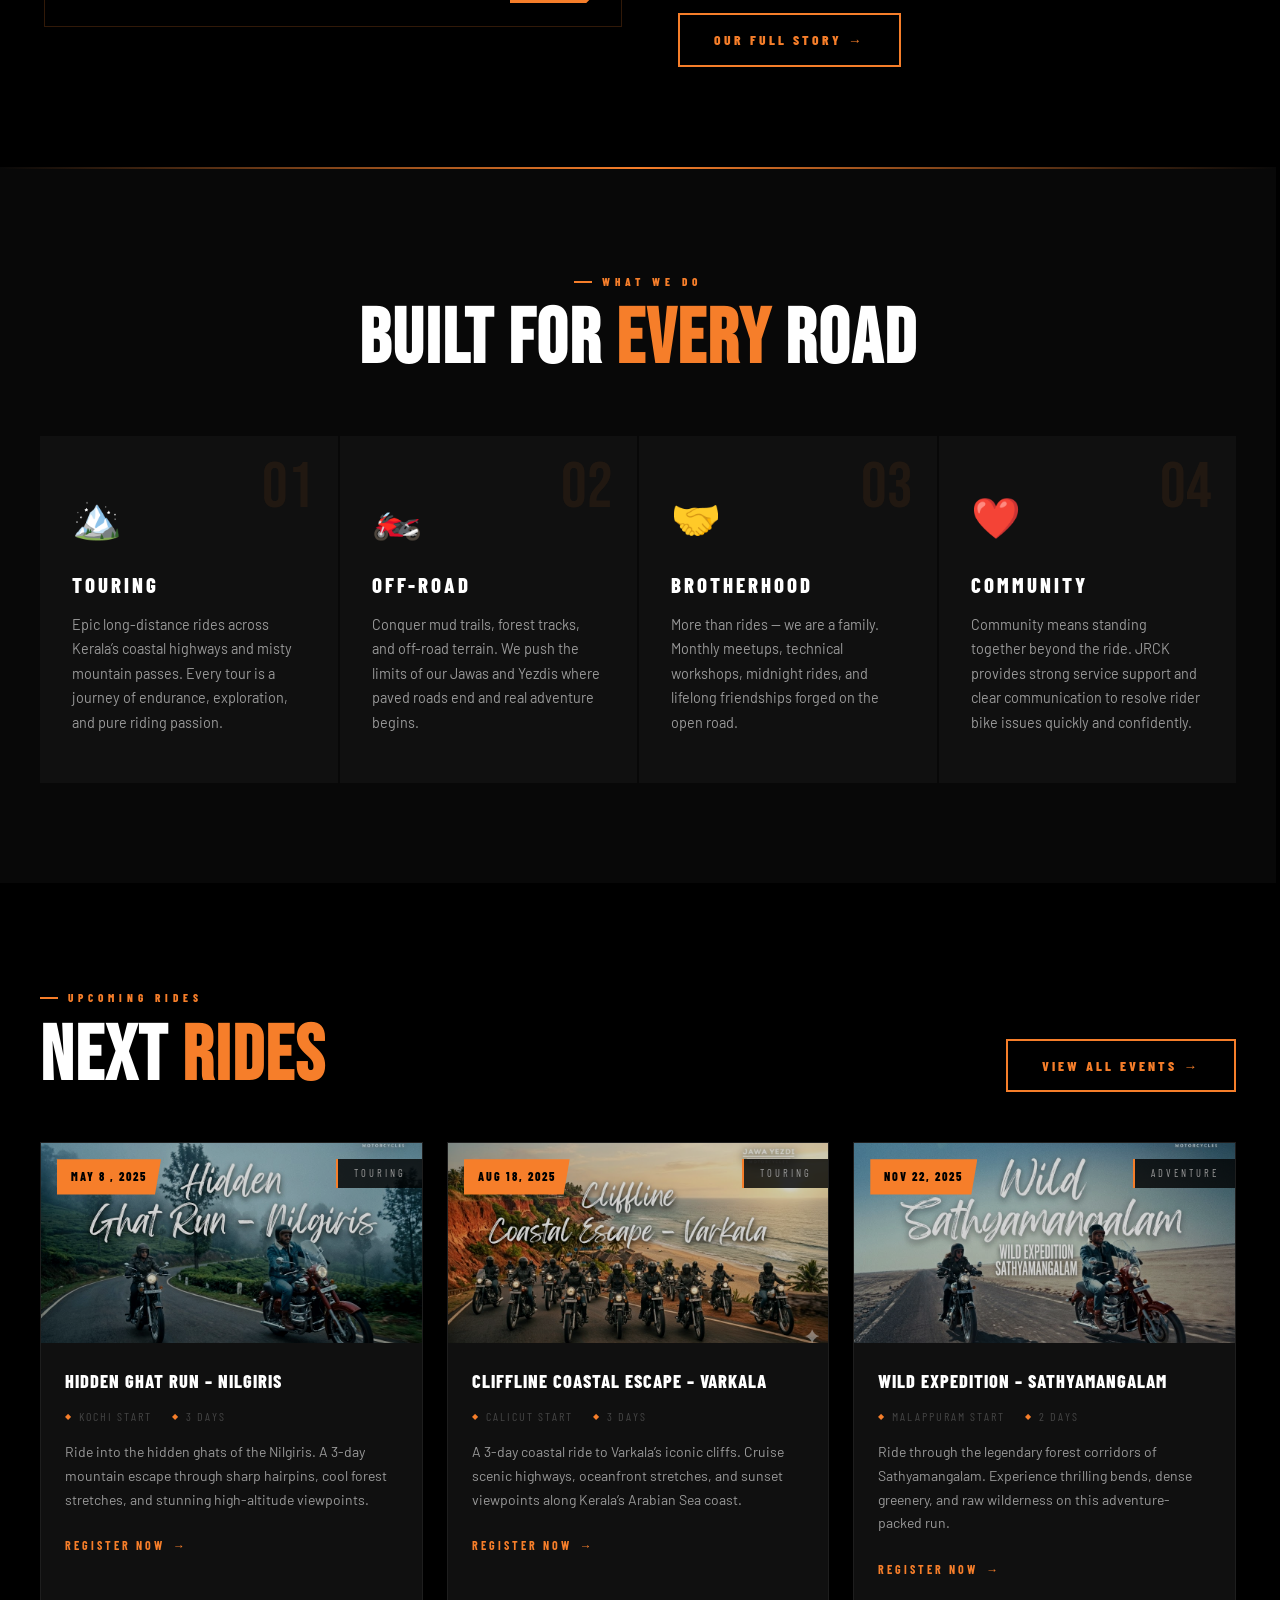
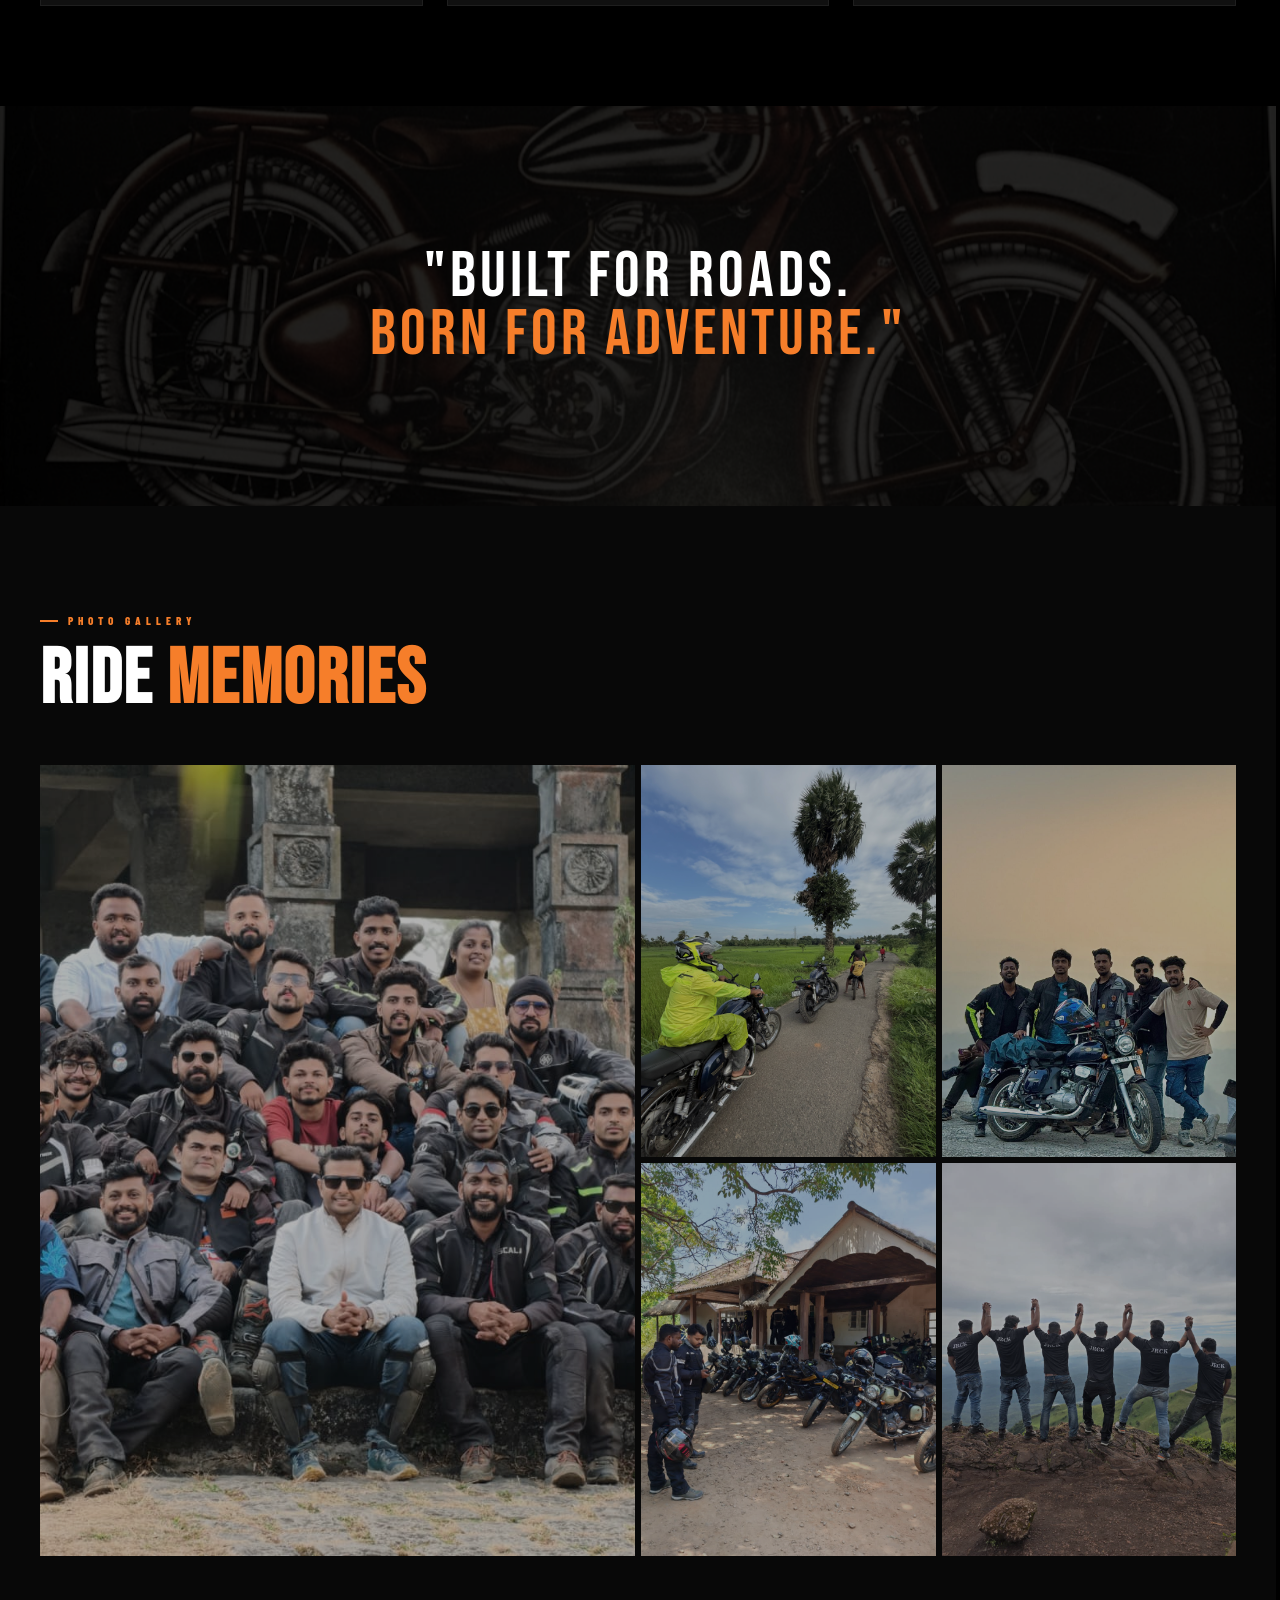
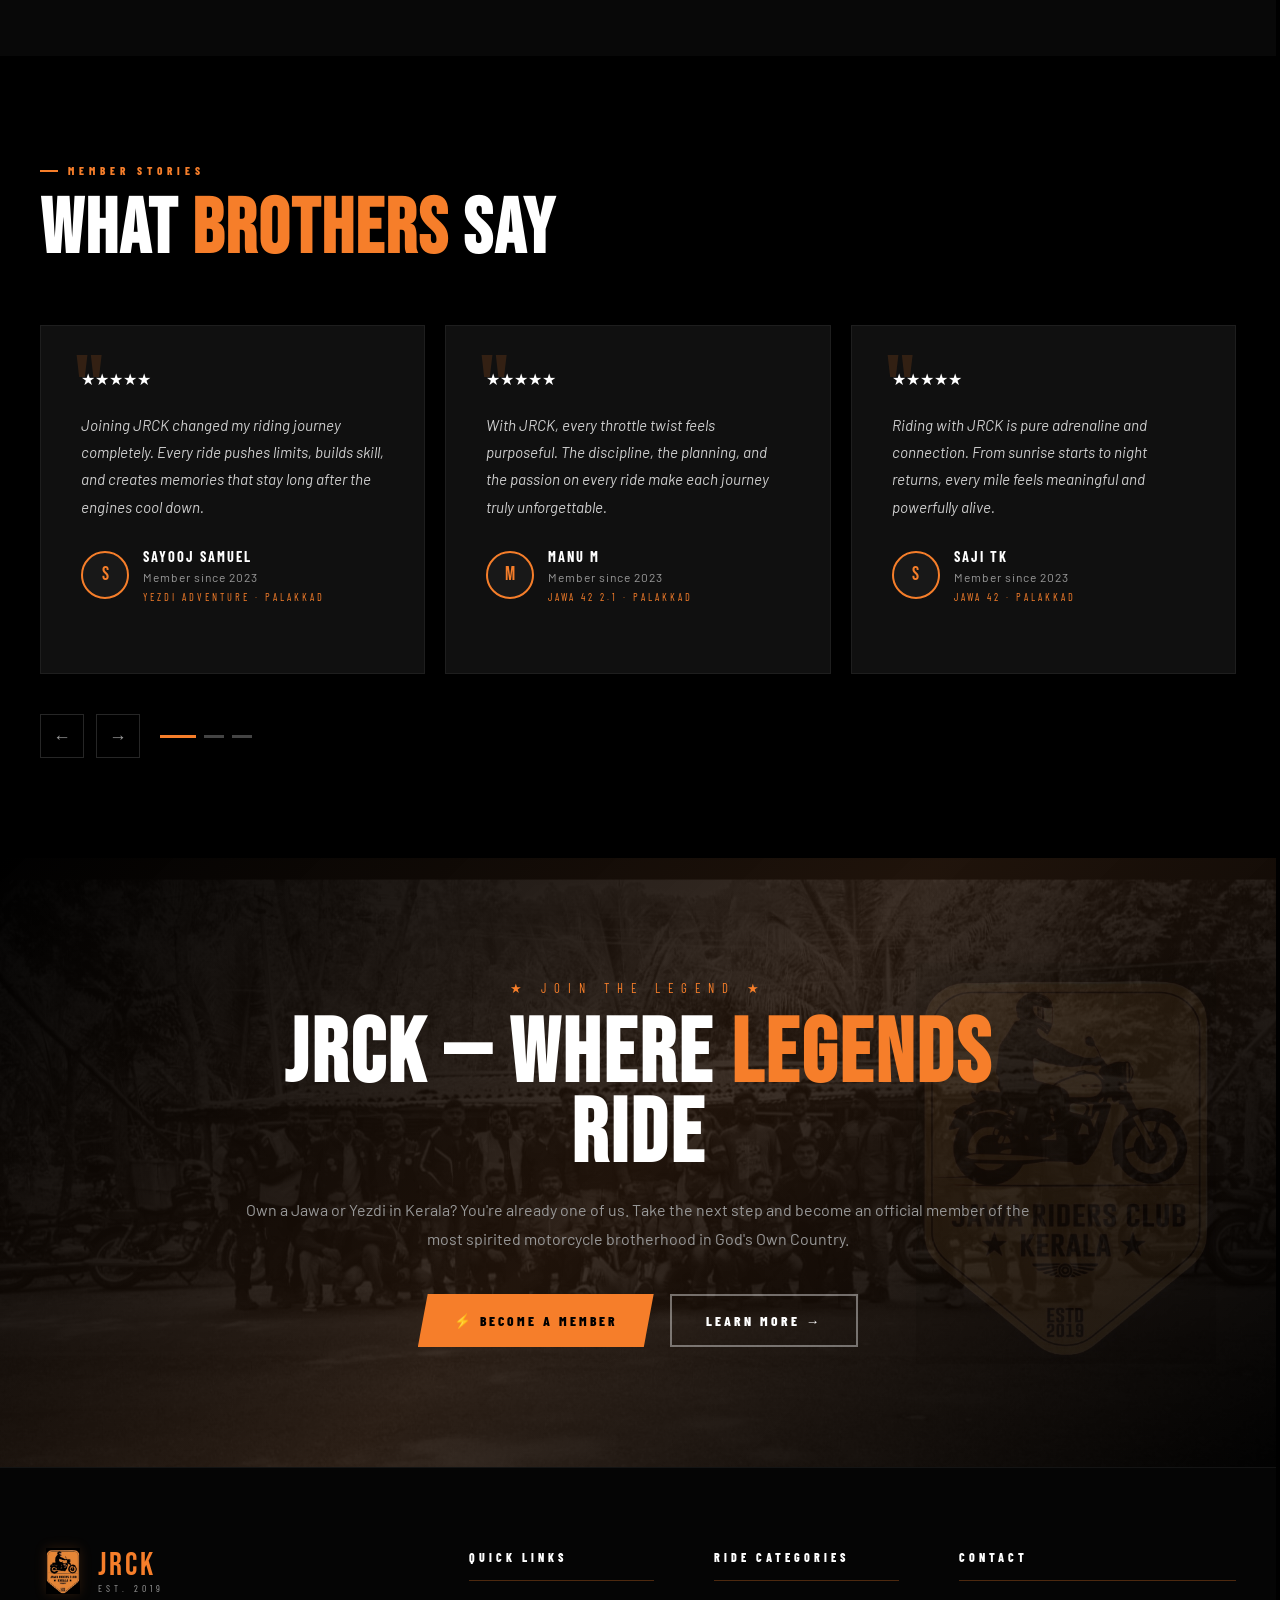
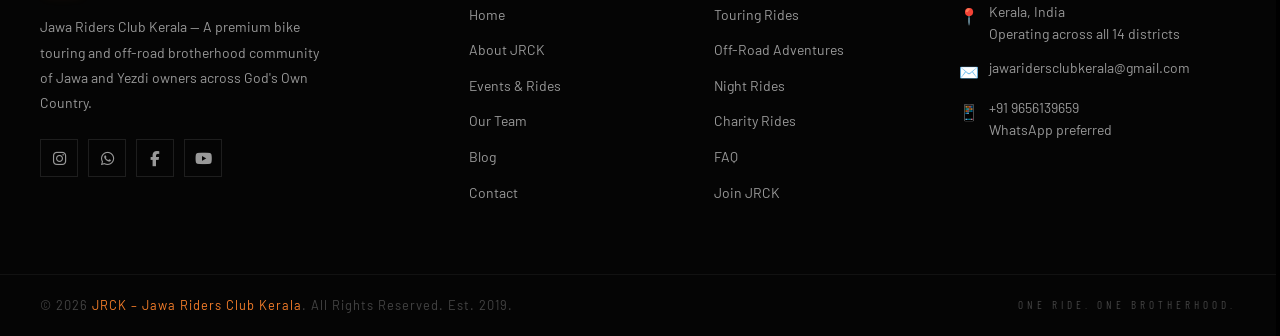
<file: jrck-website/index1.html>
<!DOCTYPE html>
<html lang="en">
<head>
<meta charset="UTF-8">
<meta name="viewport" content="width=device-width, initial-scale=1.0">
<!-- Performance: preload hero image and fonts -->
<link rel="preload" as="image" href="https://images.unsplash.com/photo-1558618666-fcd25c85cd64?w=1920&q=80" fetchpriority="high">
<link rel="dns-prefetch" href="https://images.unsplash.com">
<link rel="dns-prefetch" href="https://fonts.googleapis.com">
<title>JRCK – Jawa Riders Club Kerala | Where Legends Ride</title>
<meta name="description" content="Jawa Riders Club Kerala (JRCK) – A premium bike touring and off-road brotherhood community of Jawa and Yezdi owners in Kerala. Est. 2019.">
<meta name="keywords" content="Jawa Riders Club Kerala, JRCK, Jawa motorcycle Kerala, Yezdi riders Kerala, motorcycle club Kerala, bike touring Kerala">
<meta property="og:title" content="JRCK – Jawa Riders Club Kerala">
<meta property="og:description" content="One Ride. One Brotherhood. Official brotherhood of Jawa & Yezdi Riders in Kerala since 2019.">
<meta property="og:type" content="website">
<link rel="icon" type="image/png" href="assets/images/logo.png">
<link rel="stylesheet" href="assets/css/style.css">
<link rel="preconnect" href="https://fonts.googleapis.com">
<link href="https://fonts.googleapis.com/css2?family=Bebas+Neue&family=Barlow+Condensed:wght@300;400;600;700;800;900&family=Barlow:wght@300;400;500;600&display=swap" rel="stylesheet">
<link rel="stylesheet" href="https://cdnjs.cloudflare.com/ajax/libs/font-awesome/6.5.0/css/all.min.css">
<!-- Favicon fallback SVG -->
<link rel="icon" type="image/svg+xml" href="assets/images/logo.png">
</head>
<body>

<!-- Hero Premium Cursor (scoped, desktop only) -->
<div class="hero-cursor" id="heroCursor" aria-hidden="true"></div>
<div class="hero-cursor-ring" id="heroCursorRing" aria-hidden="true"></div>

<!-- ============================================================ HEADER ============================================================ -->
<header id="header">
  <a href="index.html" class="nav-logo">
    <img src="assets/images/logo.png" alt="JRCK Logo" class="logo-svg" style="object-fit:contain;">
    <div>
      <span class="nav-logo-text">JRCK</span>
      <span class="nav-logo-sub">Est. 2019</span>
    </div>
  </a>

  <nav>
    <ul class="nav-links">
      <li><a href="index.html" class="active">Home</a></li>
      <li class="dropdown">
        <a href="about.html">About <span class="dropdown-arrow">▾</span></a>
        <ul class="dropdown-menu">
          <li><a href="about.html">About JRCK</a></li>
          <li><a href="events.html">Events & Rides</a></li>
          <li><a href="team.html">Our Team</a></li>
          <li><a href="faq.html">FAQ</a></li>
        </ul>
      </li>
      <li><a href="events.html">Events</a></li>
      <!-- <li><a href="blog.html">Blog</a></li> -->
      <li><a href="contact.html">Contact</a></li>
      <li><a href="contact.html#membership" class="nav-cta">Join Now</a></li>
    </ul>
  </nav>

  <button class="hamburger" aria-label="Menu">
    <span></span><span></span><span></span>
  </button>
</header>

<!-- Mobile Nav -->
<nav class="nav-mobile">
  <a href="index.html">Home</a>
  <a href="about.html">About JRCK</a>
  <a href="events.html" class="mobile-sub">↳ Events & Rides</a>
  <a href="team.html" class="mobile-sub">↳ Our Team</a>
  <a href="faq.html" class="mobile-sub">↳ FAQ</a>
  <a href="blog.html">Blog</a>
  <a href="contact.html">Contact</a>
  <a href="contact.html#membership" style="color: var(--orange); font-weight: 800;">⚡ Join the Brotherhood</a>
</nav>

<!-- ============================================================ HERO ============================================================ -->
<section class="hero" id="heroSection">
  <!-- Trail canvas: above bg, below all overlays -->
  <canvas id="hero-trail-canvas"></canvas>
  <div class="hero-bg" id="heroBg" style="background-image: url('assets/images/banner-main.jpeg');"></div>
  <div class="hero-overlay"></div>
  <div class="hero-overlay-bottom"></div>
  <div class="hero-content">
    <p class="hero-estd">★ Est. 2019 · Jawa Riders Club Kerala ★</p>
    <h1 class="hero-title">
      Ride Together.
      <span class="line2">United by the Road.</span>
    </h1>
    <p class="hero-subtitle">Official Brotherhood of Jawa &amp; Yezdi Riders in Kerala</p>
    <div class="hero-btns">
      <a href="contact.html#membership" class="btn btn-primary">
        <span>⚡</span> Join the Brotherhood
      </a>
      <a href="events.html" class="btn btn-outline">Explore Events →</a>
    </div>
  </div>
  <div class="hero-scroll">
    <span>Scroll</span>
    <div class="scroll-line"></div>
  </div>
</section>

<!-- ============================================================ ABOUT INTRO ============================================================ -->
<section class="about-intro section-pad">
  <div class="container">
    <div class="about-intro-grid">
      <div class="about-intro-img anim-left">

        <!-- ── Image wrapper with all overlays ── -->
        <div class="aimg-frame">

          <!-- Main photo -->
          <img src="assets/images/main_logo1.jpg"
               alt="JRCK Brotherhood Ride"
               loading="lazy"
               class="aimg-photo">

          <!-- Dark gradient: bottom-heavy for text legibility -->
          <div class="aimg-gradient"></div>

          <!-- Tire-track SVG texture (very low opacity) -->
          <div class="aimg-tracks"></div>

          <!-- Speed-line accent strokes -->
          <div class="aimg-speed-lines">
            <span></span><span></span><span></span>
            <span></span><span></span>
          </div>

          <!-- Animated light sweep -->
          <div class="aimg-sweep"></div>

          <!-- Glowing orange border frame -->
          <div class="aimg-border"></div>

          <!-- JRCK Logo badge — glassmorphism, top-left -->
          <div class="aimg-logo-badge">
            <img src="assets/images/jawalogo.png" alt="JRCK Logo" class="aimg-logo">
          </div>

          <!-- Bottom info bar -->
          <div class="aimg-bottom-bar">
            <div class="aimg-ride-tag">
              <span class="aimg-dot"></span>
              Jawa &amp; Yezdi · Kerala
            </div>
           
          </div>

        </div>

        <!-- Estd. badge — kept outside frame, original position -->
        <div class="year-badge">
          <span>ESTD.</span>2019
        </div>

        <!-- Offset accent border (original ::before replacement) -->
        <div class="aimg-offset-border"></div>

      </div>
      <div class="anim-right">
        <span class="label-tag">About JRCK</span>
        <h2 class="section-title">The <span>Brotherhood</span> of Kerala Roads</h2>
        <div class="divider-orange"></div>
        <p class="section-subtitle">
          Born from a shared passion for the iconic Jawa and Yezdi motorcycles, JRCK is Kerala's most spirited riding brotherhood. Founded in 2019, we are more than a club — we are a family forged on long highways, misty mountain passes, and the relentless spirit of adventure.
        </p>
        <p style="font-size:0.9rem; color: var(--gray); line-height:1.8; margin-top:16px; margin-bottom:32px;">
          From the coastal roads of Thiruvananthapuram to the winding ghats of Wayanad, JRCK riders carry the legacy of Jawa and Yezdi with pride. Every ride is a story. Every member is a legend.
        </p>
        <div class="about-stats">
          <div class="stat-box anim-fade anim-delay-1">
            <div class="stat-number">120+</div>
            <div class="stat-label">Active Members</div>
          </div>
          <div class="stat-box anim-fade anim-delay-2">
            <div class="stat-number">50+</div>
            <div class="stat-label">Rides Completed</div>
          </div>
          <div class="stat-box anim-fade anim-delay-3">
            <div class="stat-number">14</div>
            <div class="stat-label">Districts Covered</div>
          </div>
        </div>
        <a href="about.html" class="btn btn-orange-outline" style="margin-top:36px;">Our Full Story →</a>
      </div>
    </div>
  </div>
</section>

<!-- ============================================================ HIGHLIGHTS ============================================================ -->
<section class="highlights section-pad">
  <div class="container">
    <div style="text-align:center; margin-bottom:0;">
      <span class="label-tag">What We Do</span>
      <h2 class="section-title">Built for <span>Every</span> Road</h2>
    </div>
    <div class="highlights-grid">
      <div class="highlight-card anim-fade">
        <span class="highlight-num">01</span>
        <span class="highlight-icon">🏔️</span>
        <h3 class="highlight-title">Touring</h3>
        <p class="highlight-desc">Epic long-distance rides across Kerala’s coastal highways and misty mountain passes. Every tour is a journey of endurance, exploration, and pure riding passion.</p>
      </div>
      <div class="highlight-card anim-fade anim-delay-1">
        <span class="highlight-num">02</span>
        <span class="highlight-icon">🏍️</span>
        <h3 class="highlight-title">Off-Road</h3>
        <p class="highlight-desc">Conquer mud trails, forest tracks, and off-road terrain. We push the limits of our Jawas and Yezdis where paved roads end and real adventure begins.</p>
      </div>
      <div class="highlight-card anim-fade anim-delay-2">
        <span class="highlight-num">03</span>
        <span class="highlight-icon">🤝</span>
        <h3 class="highlight-title">Brotherhood</h3>
        <p class="highlight-desc">More than rides — we are a family. Monthly meetups, technical workshops, midnight rides, and lifelong friendships forged on the open road.</p>
      </div>
      <div class="highlight-card anim-fade anim-delay-3">
        <span class="highlight-num">04</span>
        <span class="highlight-icon">❤️</span>
        <h3 class="highlight-title">Community</h3>
        <p class="highlight-desc">Community means standing together beyond the ride. JRCK provides strong service support and clear communication to resolve rider bike issues quickly and confidently.</p>
      </div>
    </div>
  </div>
</section>

<!-- ============================================================ EVENTS PREVIEW ============================================================ -->
<section class="events-preview section-pad">
  <div class="container">
    <div class="events-header">
      <div>
        <span class="label-tag">Upcoming Rides</span>
        <h2 class="section-title">Next <span>Rides</span></h2>
      </div>
      <a href="events.html" class="btn btn-orange-outline">View All Events →</a>
    </div>
    <div class="events-grid">

		<div class="event-card anim-fade">
		  <div class="event-img">
			<img src="assets/images/ooty-ride.jpg" alt="Nilgiris Ride" loading="lazy">
			<span class="event-date-badge">May 8 , 2025</span>
			<span class="event-category">Touring</span>
		  </div>

		  <div class="event-body">
			<h3 class="event-title">Hidden Ghat Run – Nilgiris</h3>
			<div class="event-meta">
			  <span>Kochi Start</span>
			  <span>3 Days</span>
			</div>
			<p class="event-desc">
			  Ride into the hidden ghats of the Nilgiris. A 3-day mountain escape through sharp hairpins, cool forest stretches, and stunning high-altitude viewpoints.
			</p>
			<a href="events.html" class="event-register">Register Now</a>
		  </div>
		</div>

		<div class="event-card anim-fade">
		  <div class="event-img">
			<img src="assets/images/varkala1.jpg" alt="Varkala Coastal Ride" loading="lazy">
			<span class="event-date-badge">Aug 18, 2025</span>
			<span class="event-category">Touring</span>
		  </div>

		  <div class="event-body">
			<h3 class="event-title">Cliffline Coastal Escape – Varkala</h3>
			<div class="event-meta">
			  <span>Calicut Start</span>
			  <span>3 Days</span>
			</div>
			<p class="event-desc">
			  A 3-day coastal ride to Varkala’s iconic cliffs. Cruise scenic highways, oceanfront stretches, and sunset viewpoints along Kerala’s Arabian Sea coast.
			</p>
			<a href="events.html" class="event-register">Register Now</a>
		  </div>
		</div>

		<div class="event-card anim-fade">
		  <div class="event-img">
			<img src="assets/images/Sathyamangalam.jpg" alt="Sathyamangalam Forest Ride" loading="lazy">
			<span class="event-date-badge">Nov 22, 2025</span>
			<span class="event-category">Adventure</span>
		  </div>

		  <div class="event-body">
			<h3 class="event-title">Wild Expedition – Sathyamangalam</h3>
			<div class="event-meta">
			  <span>Malappuram Start</span>
			  <span>2 Days</span>
			</div>
			<p class="event-desc">
			  Ride through the legendary forest corridors of Sathyamangalam. Experience thrilling bends, dense greenery, and raw wilderness on this adventure-packed run.
			</p>
			<a href="events.html" class="event-register">Register Now</a>
		  </div>
		</div>

    </div>
  </div>
</section>

<!-- ============================================================ PARALLAX QUOTE ============================================================ -->
<div class="parallax-banner">
  <div class="parallax-banner-bg" style="background-image: url('assets/images/varkala.jpg');"></div>
  <div class="parallax-banner-overlay"></div>
  <div class="parallax-banner-content">
    <p class="parallax-quote">
      "Built for Roads.<br><span>Born for Adventure."</span>
    </p>
  </div>
</div>

<!-- ============================================================ GALLERY ============================================================ -->
<section class="gallery-section section-pad">
  <div class="container">
    <span class="label-tag">Photo Gallery</span>
    <h2 class="section-title">Ride <span>Memories</span></h2>
    <div class="gallery-grid">
      <div class="gallery-item anim-fade">
        <img src="assets/images/group-5.jpeg" alt="Group Ride Kerala" loading="lazy">
        <div class="gallery-overlay"><span>Panjalimedu · Idukki </span></div>
      </div>
      <div class="gallery-item anim-fade anim-delay-1">
        <img src="assets/images/group-2.jpeg" alt="Mountain Ride" loading="lazy">
        <div class="gallery-overlay"><span>Jawa day Meetup · Palakkad</span></div>
      </div>
      <div class="gallery-item anim-fade anim-delay-2">
        <img src="assets/images/group-1.jpeg" alt="Off Road" loading="lazy">
        <div class="gallery-overlay"><span>Illikkal backside · Kottayam</span></div>
      </div>
      <div class="gallery-item anim-fade anim-delay-1">
        <img src="assets/images/group-4.jpeg" alt="Sunset Ride" loading="lazy">
        <div class="gallery-overlay"><span>Ammachi Kottaram · Kuttikkanam</span></div>
      </div>
      <div class="gallery-item anim-fade anim-delay-2">
        <img src="assets/images/group-6.jpeg" alt="Night Ride" loading="lazy">
        <div class="gallery-overlay"><span>Two wheels, one road, endless· Chikmagalur vibes</span></div>
      </div>
    </div>
  </div>
</section>

<!-- ============================================================ TESTIMONIALS ============================================================ -->
<section class="testimonials section-pad">
  <div class="container">
    <span class="label-tag">Member Stories</span>
    <h2 class="section-title">What <span>Brothers</span> Say</h2>
    <div class="testimonials-wrapper">
      <div class="testimonials-track">

        <div class="testimonial-card">
          <div class="testimonial-stars">★★★★★</div>
          <p class="testimonial-text">Joining JRCK changed my riding journey completely. Every ride pushes limits, builds skill, and creates memories that stay long after the engines cool down.</p>
          <div class="testimonial-author">
            <div class="testimonial-avatar">S</div>
            <div>
              <p class="testimonial-name">Sayooj Samuel</p>
              <p class="testimonial-role">Member since 2023</p>
              <p class="testimonial-bike">Yezdi Adventure · Palakkad</p>
            </div>
          </div>
        </div>

        <div class="testimonial-card">
          <div class="testimonial-stars">★★★★★</div>
          <p class="testimonial-text">With JRCK, every throttle twist feels purposeful. The discipline, the planning, and the passion on every ride make each journey truly unforgettable.</p>
          <div class="testimonial-author">
            <div class="testimonial-avatar">M</div>
            <div>
              <p class="testimonial-name">Manu M</p>
              <p class="testimonial-role">Member since 2023</p>
              <p class="testimonial-bike">Jawa 42 2.1 · Palakkad</p>
            </div>
          </div>
        </div>

        <div class="testimonial-card">
          <div class="testimonial-stars">★★★★★</div>
          <p class="testimonial-text">Riding with JRCK is pure adrenaline and connection. From sunrise starts to night returns, every mile feels meaningful and powerfully alive.</p>
          <div class="testimonial-author">
            <div class="testimonial-avatar">S</div>
            <div>
              <p class="testimonial-name">Saji TK</p>
              <p class="testimonial-role">Member since 2023</p>
              <p class="testimonial-bike">Jawa 42 · Palakkad</p>
            </div>
          </div>
        </div>

        <div class="testimonial-card">
          <div class="testimonial-stars">★★★★★</div>
          <p class="testimonial-text">As a woman rider in Kerala, finding JRCK was empowering. The club truly values lady riders, ensures strong safety measures, and creates a secure, respectful space to ride with confidence.</p>
          <div class="testimonial-author">
            <div class="testimonial-avatar">A</div>
            <div>
              <p class="testimonial-name">Ayana VR</p>
              <p class="testimonial-role">Member since 2019</p>
              <p class="testimonial-bike">Jawa 42 · Kochi</p>
            </div>
          </div>
        </div>

        <div class="testimonial-card">
          <div class="testimonial-stars">★★★★★</div>
          <p class="testimonial-text">Riding with JRCK redefined my journey on two wheels. Every tour is perfectly planned, every mile feels purposeful, and every return leaves me stronger, sharper, and ready for the next adventure. 🏍️</p>
          <div class="testimonial-author">
            <div class="testimonial-avatar"></div>
            <div>
              <p class="testimonial-name">Nitheesh</p>
              <p class="testimonial-role">Member since 2025</p>
              <p class="testimonial-bike">Jawa Classic · Kottayam</p>
            </div>
          </div>
        </div>

      </div>
    </div>
    <div class="slider-controls">
      <button class="slider-btn slider-prev" aria-label="Previous">←</button>
      <button class="slider-btn slider-next" aria-label="Next">→</button>
      <!-- Dots generated dynamically by JS based on card count -->
      <div class="slider-dots"></div>
    </div>
  </div>
</section>

<!-- ============================================================ CTA BANNER ============================================================ -->
<section class="cta-banner">
  <div class="cta-banner-bg" style="background-image: url('assets/images/group-3.jpeg');"></div>
  <div class="cta-banner-overlay"></div>
  <!-- Real JRCK logo watermark -->
  <img src="assets/images/logo.png" alt="" class="watermark-logo" aria-hidden="true" style="pointer-events:none;">
  <div class="cta-content">
    <p class="cta-tagline">★ Join the Legend ★</p>
    <h2 class="cta-title">JRCK — Where <span>Legends</span> Ride</h2>
    <p class="cta-text">Own a Jawa or Yezdi in Kerala? You're already one of us. Take the next step and become an official member of the most spirited motorcycle brotherhood in God's Own Country.</p>
    <div class="cta-btns">
	  <a href="contact.html#membership" 
	   class="btn btn-primary" 
	   rel="noopener noreferrer">
	   ⚡ Become a Member
	  </a>
      <a href="about.html" class="btn btn-outline">Learn More →</a>
    </div>
  </div>
</section>

<!-- ============================================================ FOOTER ============================================================ -->
<footer>
  <div class="footer-top">
    <div class="container">
      <div class="footer-grid">
        <div class="footer-brand">
          <a href="index.html" class="nav-logo">
            <img src="assets/images/logo.png" alt="JRCK Logo" class="logo-svg" style="object-fit:contain;">
            <div>
              <span class="nav-logo-text">JRCK</span>
              <span class="nav-logo-sub">Est. 2019</span>
            </div>
          </a>
          <p class="footer-desc">Jawa Riders Club Kerala — A premium bike touring and off-road brotherhood community of Jawa and Yezdi owners across God's Own Country.</p>
			<div class="footer-social">
			  <a href="https://www.instagram.com/j_r_c_k_?utm_source=ig_web_button_share_sheet&igsh=ZDNlZDc0MzIxNw==" target="_blank" rel="noopener" class="social-btn" aria-label="Instagram">
				<i class="fab fa-instagram"></i>
			  </a>
			  
			  <a href="https://wa.me/919656139659" target="_blank" rel="noopener" class="social-btn" aria-label="WhatsApp">
				<i class="fab fa-whatsapp"></i>
			  </a>

			  <a href="#" target="_blank" rel="noopener" class="social-btn" aria-label="Facebook">
				<i class="fab fa-facebook-f"></i>
			  </a>

			  <a href="#" target="_blank" rel="noopener" class="social-btn" aria-label="YouTube">
				<i class="fab fa-youtube"></i>
			  </a>

			</div>
        </div>

        <div>
          <h4 class="footer-heading">Quick Links</h4>
          <ul class="footer-links">
            <li><a href="index.html">Home</a></li>
            <li><a href="about.html">About JRCK</a></li>
            <li><a href="events.html">Events & Rides</a></li>
            <li><a href="team.html">Our Team</a></li>
            <li><a href="blog.html">Blog</a></li>
            <li><a href="contact.html">Contact</a></li>
          </ul>
        </div>

        <div>
          <h4 class="footer-heading">Ride Categories</h4>
          <ul class="footer-links">
            <li><a href="events.html">Touring Rides</a></li>
            <li><a href="events.html">Off-Road Adventures</a></li>
            <li><a href="events.html">Night Rides</a></li>
            <li><a href="events.html">Charity Rides</a></li>
            <li><a href="faq.html">FAQ</a></li>
            <li><a href="contact.html#membership">Join JRCK</a></li>
          </ul>
        </div>

        <div>
          <h4 class="footer-heading">Contact</h4>
          <div class="footer-contact-item">
            <span class="icon">📍</span>
            <span>Kerala, India<br>Operating across all 14 districts</span>
          </div>
          <div class="footer-contact-item">
            <span class="icon">✉️</span>
            <span>jawaridersclubkerala@gmail.com</span>
          </div>
          <div class="footer-contact-item">
            <span class="icon">📱</span>
            <span>+91 9656139659<br>WhatsApp preferred</span>
          </div>
        </div>
      </div>
    </div>
  </div>
  <div class="footer-bottom">
    <div class="container">
      <div class="footer-bottom-inner">
        <p class="footer-copy">© 2026 <span>JRCK – Jawa Riders Club Kerala</span>. All Rights Reserved. Est. 2019.</p>
        <p class="footer-tagline">One Ride. One Brotherhood.</p>
      </div>
    </div>
  </div>
</footer>

<script src="assets/js/script.js"></script>
</body>
</html>
</file>
<file: jrck-website/assets/css/style.css>
/* ============================================================
   JRCK – Jawa Riders Club Kerala | Main Stylesheet
   Design: Cinematic Dark Brutalism + Premium Moto Culture
   ============================================================ */

@import url('https://fonts.googleapis.com/css2?family=Bebas+Neue&family=Barlow+Condensed:wght@300;400;600;700;800;900&family=Barlow:wght@300;400;500;600&display=swap');

/* ---- CSS VARIABLES ---- */
:root {
  --orange:        #F67E2A;
  --orange-dark:   #c95e10;
  --orange-light:  #ff9a4d;
  --orange-glow:   rgba(246,126,42,0.3);
  --black:         #000000;
  --dark:          #080808;
  --dark2:         #101010;
  --dark3:         #181818;
  --dark4:         #222222;
  --white:         #ffffff;
  --off-white:     #f0ece4;
  --gray:          #999999;
  --gray-dark:     #444444;
  --font-display:  'Bebas Neue', cursive;
  --font-heading:  'Barlow Condensed', sans-serif;
  --font-body:     'Barlow', sans-serif;
  --transition:    0.3s cubic-bezier(0.25, 0.46, 0.45, 0.94);
  --transition-fast: 0.15s ease;
  --shadow-orange: 0 0 30px rgba(246,126,42,0.4);
  --shadow-card:   0 8px 40px rgba(0,0,0,0.6);
}

/* ---- RESET & BASE ---- */
*, *::before, *::after { box-sizing: border-box; margin: 0; padding: 0; }
html {
  scroll-behavior: smooth;
  font-size: 16px;
  /* Prevent horizontal overflow that causes double scrollbar */
  overflow-x: hidden;
  /* Prevent scroll jumps caused by scrollbar appearing/disappearing */
  scrollbar-gutter: stable;
}
body {
  font-family: var(--font-body);
  background: var(--black);
  color: var(--white);
  overflow-x: hidden;
  line-height: 1.6;
  /* Ensure body never exceeds viewport width */
  max-width: 100vw;
}
img { max-width: 100%; display: block; }
a { text-decoration: none; color: inherit; }
ul { list-style: none; }
button { cursor: pointer; border: none; background: none; font-family: inherit; }

/* ---- SCROLLBAR ---- */
::-webkit-scrollbar { width: 4px; }
::-webkit-scrollbar-track { background: var(--dark); }
::-webkit-scrollbar-thumb { background: var(--orange); border-radius: 2px; }

/* ---- SELECTION ---- */
::selection { background: var(--orange); color: var(--black); }

/* ============================================================
   HEADER / NAVIGATION
   ============================================================ */
#header {
  position: fixed;
  top: 0; left: 0; right: 0;
  z-index: 1000;
  padding: 0 40px;
  height: 72px;
  display: flex;
  align-items: center;
  justify-content: space-between;
  transition: background var(--transition), box-shadow var(--transition);
  background: transparent;
}
#header.scrolled {
  background: rgba(0,0,0,0.97);
  box-shadow: 0 2px 20px rgba(0,0,0,0.8);
  border-bottom: 1px solid rgba(246,126,42,0.15);
}

/* Logo */
.nav-logo {
  display: flex;
  align-items: center;
  gap: 12px;
  text-decoration: none;
}
.nav-logo img {
  width: 48px;
  height: 48px;
  object-fit: contain;
}
.nav-logo-text {
  font-family: var(--font-display);
  font-size: 2rem;
  color: var(--orange);
  letter-spacing: 3px;
  line-height: 1;
}
.nav-logo-sub {
  font-family: var(--font-heading);
  font-size: 0.6rem;
  color: var(--gray);
  letter-spacing: 4px;
  text-transform: uppercase;
  display: block;
  line-height: 1;
  margin-top: 2px;
}

/* Navigation Links */
.nav-links {
  display: flex;
  align-items: center;
  gap: 8px;
}
.nav-links > li {
  position: relative;
}
.nav-links > li > a {
  font-family: var(--font-heading);
  font-size: 0.85rem;
  font-weight: 700;
  letter-spacing: 2px;
  text-transform: uppercase;
  color: var(--white);
  padding: 8px 16px;
  display: block;
  transition: color var(--transition-fast);
  position: relative;
}
.nav-links > li > a::after {
  content: '';
  position: absolute;
  bottom: 2px; left: 16px; right: 16px;
  height: 2px;
  background: var(--orange);
  transform: scaleX(0);
  transform-origin: left;
  transition: transform var(--transition);
}
.nav-links > li > a:hover,
.nav-links > li > a.active {
  color: var(--orange);
}
.nav-links > li > a:hover::after,
.nav-links > li > a.active::after {
  transform: scaleX(1);
}

/* Dropdown */
.dropdown-menu {
  position: absolute;
  top: calc(100% + 8px);
  left: 0;
  background: rgba(8,8,8,0.98);
  border: 1px solid rgba(246,126,42,0.2);
  border-top: 2px solid var(--orange);
  min-width: 200px;
  opacity: 0;
  visibility: hidden;
  transform: translateY(-8px);
  transition: all var(--transition);
  z-index: 100;
}
.dropdown:hover .dropdown-menu {
  opacity: 1;
  visibility: visible;
  transform: translateY(0);
}
.dropdown-menu a {
  display: block;
  padding: 12px 20px;
  font-family: var(--font-heading);
  font-size: 0.8rem;
  font-weight: 600;
  letter-spacing: 2px;
  text-transform: uppercase;
  color: var(--gray);
  transition: color var(--transition-fast), background var(--transition-fast), padding-left var(--transition-fast);
  border-bottom: 1px solid rgba(255,255,255,0.04);
}
.dropdown-menu a:hover {
  color: var(--orange);
  background: rgba(246,126,42,0.06);
  padding-left: 28px;
}
.dropdown-arrow {
  display: inline-block;
  margin-left: 4px;
  font-size: 0.7rem;
  transition: transform var(--transition);
}
.dropdown:hover .dropdown-arrow { transform: rotate(180deg); }

/* Nav CTA */
.nav-cta {
  font-family: var(--font-heading);
  font-size: 0.8rem;
  font-weight: 800;
  letter-spacing: 3px;
  text-transform: uppercase;
  color: var(--black) !important;
  background: var(--orange);
  padding: 10px 24px !important;
  clip-path: polygon(8px 0%, 100% 0%, calc(100% - 8px) 100%, 0% 100%);
  transition: background var(--transition), box-shadow var(--transition) !important;
}
.nav-cta:hover {
  background: var(--orange-light) !important;
  box-shadow: var(--shadow-orange) !important;
  color: var(--black) !important;
}
.nav-cta::after { display: none !important; }

/* Hamburger */
.hamburger {
  display: none;
  flex-direction: column;
  gap: 5px;
  cursor: pointer;
  z-index: 1001;
  padding: 5px;
}
.hamburger span {
  display: block;
  width: 26px;
  height: 2px;
  background: var(--white);
  transition: all var(--transition);
}
.hamburger.active span:nth-child(1) { transform: rotate(45deg) translate(5px, 5px); }
.hamburger.active span:nth-child(2) { opacity: 0; transform: scaleX(0); }
.hamburger.active span:nth-child(3) { transform: rotate(-45deg) translate(5px, -5px); }

/* Mobile Nav */
.nav-mobile {
  display: none;
  position: fixed;
  top: 72px; left: 0; right: 0;
  background: rgba(5,5,5,0.98);
  border-top: 2px solid var(--orange);
  padding: 20px 0 30px;
  z-index: 999;
  transform: translateY(-100%);
  opacity: 0;
  transition: all var(--transition);
}
.nav-mobile.open {
  transform: translateY(0);
  opacity: 1;
}
.nav-mobile a {
  display: block;
  padding: 14px 40px;
  font-family: var(--font-heading);
  font-size: 1.1rem;
  font-weight: 700;
  letter-spacing: 3px;
  text-transform: uppercase;
  color: var(--white);
  border-bottom: 1px solid rgba(255,255,255,0.05);
  transition: color var(--transition-fast), padding-left var(--transition-fast);
}
.nav-mobile a:hover { color: var(--orange); padding-left: 56px; }
.nav-mobile a.mobile-sub { color: var(--gray); padding-left: 56px; font-size: 0.9rem; }
.nav-mobile a.mobile-sub:hover { color: var(--orange); padding-left: 72px; }

/* ============================================================
   UTILITY CLASSES
   ============================================================ */
.container {
  max-width: 1280px;
  margin: 0 auto;
  padding: 0 40px;
}
.section-pad { padding: 100px 0; }
.section-pad-sm { padding: 60px 0; }

.label-tag {
  display: inline-block;
  font-family: var(--font-heading);
  font-size: 0.7rem;
  font-weight: 800;
  letter-spacing: 5px;
  text-transform: uppercase;
  color: var(--orange);
  margin-bottom: 16px;
  position: relative;
  padding-left: 28px;
}
.label-tag::before {
  content: '';
  position: absolute;
  left: 0; top: 50%;
  transform: translateY(-50%);
  width: 18px; height: 2px;
  background: var(--orange);
}

.section-title {
  font-family: var(--font-display);
  font-size: clamp(2.5rem, 6vw, 5rem);
  color: var(--white);
  line-height: 0.9;
  letter-spacing: 2px;
  text-transform: uppercase;
}
.section-title span { color: var(--orange); }

.section-subtitle {
  font-family: var(--font-body);
  font-size: 1rem;
  color: var(--gray);
  max-width: 600px;
  line-height: 1.8;
  margin-top: 16px;
}

/* Divider */
.divider-orange {
  width: 60px; height: 3px;
  background: var(--orange);
  margin: 20px 0;
}
.divider-orange.center { margin: 20px auto; }

/* ---- BUTTONS ---- */
.btn {
  display: inline-flex;
  align-items: center;
  gap: 10px;
  font-family: var(--font-heading);
  font-weight: 800;
  font-size: 0.85rem;
  letter-spacing: 3px;
  text-transform: uppercase;
  padding: 16px 36px;
  transition: all var(--transition);
  cursor: pointer;
  border: none;
  clip-path: polygon(10px 0%, 100% 0%, calc(100% - 10px) 100%, 0% 100%);
}
.btn-primary {
  background: var(--orange);
  color: var(--black);
}
.btn-primary:hover {
  background: var(--orange-light);
  box-shadow: var(--shadow-orange);
  transform: translateY(-2px);
}
.btn-outline {
  background: transparent;
  color: var(--white);
  border: 2px solid rgba(255,255,255,0.4);
  clip-path: none;
  padding: 14px 34px;
}
.btn-outline:hover {
  border-color: var(--orange);
  color: var(--orange);
  box-shadow: 0 0 20px rgba(246,126,42,0.2);
  transform: translateY(-2px);
}
.btn-orange-outline {
  background: transparent;
  color: var(--orange);
  border: 2px solid var(--orange);
  clip-path: none;
  padding: 14px 34px;
}
.btn-orange-outline:hover {
  background: var(--orange);
  color: var(--black);
  box-shadow: var(--shadow-orange);
  transform: translateY(-2px);
}
.btn svg { width: 18px; height: 18px; }

/* ---- ORANGE LINE ACCENT ---- */
.orange-line {
  position: relative;
  padding-left: 20px;
}
.orange-line::before {
  content: '';
  position: absolute;
  left: 0; top: 0; bottom: 0;
  width: 3px;
  background: var(--orange);
}

/* ---- CARDS ---- */
.card {
  background: var(--dark2);
  border: 1px solid rgba(255,255,255,0.06);
  overflow: hidden;
  transition: transform var(--transition), box-shadow var(--transition), border-color var(--transition);
}
.card:hover {
  transform: translateY(-6px);
  border-color: rgba(246,126,42,0.3);
  box-shadow: var(--shadow-card), 0 0 30px rgba(246,126,42,0.1);
}

/* ---- ANIMATE ON SCROLL ---- */
.anim-fade { opacity: 0; transform: translateY(30px); transition: opacity 0.7s ease, transform 0.7s ease; }
.anim-fade.visible { opacity: 1; transform: translateY(0); }
.anim-left { opacity: 0; transform: translateX(-40px); transition: opacity 0.7s ease, transform 0.7s ease; }
.anim-left.visible { opacity: 1; transform: translateX(0); }
.anim-right { opacity: 0; transform: translateX(40px); transition: opacity 0.7s ease, transform 0.7s ease; }
.anim-right.visible { opacity: 1; transform: translateX(0); }
.anim-delay-1 { transition-delay: 0.1s; }
.anim-delay-2 { transition-delay: 0.2s; }
.anim-delay-3 { transition-delay: 0.3s; }
.anim-delay-4 { transition-delay: 0.4s; }

/* ============================================================
   HERO SECTION
   ============================================================ */
/* ---- HERO: NO background-attachment:fixed (causes scroll repaint jank) ---- */
.hero {
  position: relative;
  width: 100%;
  /* Use 100svh where supported (avoids mobile bar flicker), fallback 100vh */
  height: 100vh;
  height: 100svh;
  /* Hard floor so content never gets crushed */
  min-height: 600px;
  overflow: hidden;
  display: flex;
  align-items: center;
  /* Isolate stacking context – prevents bleed into next section */
  isolation: isolate;
}
.hero-bg {
  position: absolute;
  /* Slightly taller/wider so JS parallax translateY has room */
  inset: -80px -40px;
  background-size: cover;
  background-position: center 40%;
  /* NO background-attachment:fixed — it forces full-page repaint every scroll frame */
  background-attachment: scroll;
  /* GPU layer: compositor handles transform without triggering paint */
  will-change: transform;
  transform: translateZ(0) translateY(0);
}
.hero-overlay {
  position: absolute;
  inset: 0;
  background: linear-gradient(
    105deg,
    rgba(0,0,0,0.92) 0%,
    rgba(0,0,0,0.7) 40%,
    rgba(0,0,0,0.18) 100%
  );
  z-index: 1;
}
.hero-overlay-bottom {
  position: absolute;
  bottom: 0; left: 0; right: 0;
  height: 220px;
  background: linear-gradient(to top, var(--black) 0%, transparent 100%);
  z-index: 1;
}
.hero-content {
  position: relative;
  z-index: 2;
  padding: 0 40px;
  max-width: 1280px;
  margin: 0 auto;
  width: 100%;
}
.hero-estd {
  font-family: var(--font-heading);
  font-size: 0.75rem;
  font-weight: 700;
  letter-spacing: 8px;
  text-transform: uppercase;
  color: var(--orange);
  margin-bottom: 20px;
  opacity: 0;
  animation: heroIn 0.8s ease 0.3s forwards;
}
.hero-title {
  font-family: var(--font-display);
  font-size: clamp(3.5rem, 10vw, 9rem);
  color: var(--white);
  line-height: 0.88;
  letter-spacing: 3px;
  text-transform: uppercase;
  opacity: 0;
  animation: heroIn 0.8s ease 0.5s forwards;
}
.hero-title .line2 { color: var(--orange); display: block; }
.hero-subtitle {
  font-family: var(--font-heading);
  font-size: clamp(1rem, 2.5vw, 1.4rem);
  font-weight: 300;
  letter-spacing: 4px;
  text-transform: uppercase;
  color: rgba(255,255,255,0.7);
  margin: 24px 0 40px;
  opacity: 0;
  animation: heroIn 0.8s ease 0.7s forwards;
}
.hero-btns {
  display: flex;
  gap: 16px;
  flex-wrap: wrap;
  opacity: 0;
  animation: heroIn 0.8s ease 0.9s forwards;
}
.hero-scroll {
  position: absolute;
  bottom: 40px; left: 50%;
  transform: translateX(-50%);
  display: flex;
  flex-direction: column;
  align-items: center;
  gap: 8px;
  z-index: 2;
  opacity: 0;
  animation: heroIn 0.8s ease 1.2s forwards;
}
.hero-scroll span {
  font-family: var(--font-heading);
  font-size: 0.65rem;
  letter-spacing: 4px;
  color: var(--gray);
  text-transform: uppercase;
}
.scroll-line {
  width: 1px;
  height: 50px;
  background: linear-gradient(to bottom, var(--orange), transparent);
  animation: scrollPulse 1.5s ease-in-out infinite;
}
@keyframes scrollPulse {
  0%, 100% { opacity: 1; transform: scaleY(1); }
  50% { opacity: 0.3; transform: scaleY(0.6); }
}
@keyframes heroIn {
  from { opacity: 0; transform: translateY(20px); }
  to { opacity: 1; transform: translateY(0); }
}

/* ============================================================
   ABOUT INTRO (HOME)
   ============================================================ */
.about-intro {
  background: var(--black);
  position: relative;
  overflow: hidden;
}
.about-intro::before {
  content: 'JRCK';
  position: absolute;
  right: -40px; top: 50%;
  transform: translateY(-50%);
  font-family: var(--font-display);
  font-size: 25vw;
  color: rgba(246,126,42,0.03);
  line-height: 1;
  pointer-events: none;
  white-space: nowrap;
}
.about-intro-grid {
  display: grid;
  grid-template-columns: 1fr 1fr;
  gap: 80px;
  align-items: center;
}
.about-intro-img {
  position: relative;
  /* Make room for the offset border and year-badge overflow */
  padding-bottom: 20px;
  padding-right: 20px;
}

/* ── Main frame wrapper ── */
.aimg-frame {
  position: relative;
  overflow: hidden;
  /* Subtle tilt gives it energy */
  clip-path: polygon(0 0, 100% 0, 100% 94%, 96% 100%, 0 100%);
  cursor: pointer;
}

/* ── Photo ── */
.aimg-photo {
  width: 100%;
  height: 520px;
  object-fit: cover;
  object-position: center 30%;
  display: block;
  filter: brightness(0.82) contrast(1.12) saturate(0.9);
  transform: scale(1);
  transition: transform 0.7s cubic-bezier(0.25, 0.46, 0.45, 0.94),
              filter 0.7s ease;
  will-change: transform;
}
.aimg-frame:hover .aimg-photo {
  transform: scale(1.05);
  filter: brightness(0.72) contrast(1.15) saturate(1.05);
}

/* ── Dark gradient overlay ── */
.aimg-gradient {
  position: absolute;
  inset: 0;
  background:
    linear-gradient(to top,  rgba(0,0,0,0.92) 0%, rgba(0,0,0,0.3) 45%, transparent 70%),
    linear-gradient(to right, rgba(0,0,0,0.5) 0%, transparent 50%);
  z-index: 1;
  pointer-events: none;
}

/* ── Tire-track SVG texture ── */
.aimg-tracks {
  position: absolute;
  inset: 0;
  background-image: url("data:image/svg+xml,%3Csvg xmlns='http://www.w3.org/2000/svg' width='120' height='40'%3E%3Crect x='0' y='14' width='8' height='12' rx='2' fill='%23ffffff' opacity='0.06'/%3E%3Crect x='14' y='14' width='8' height='12' rx='2' fill='%23ffffff' opacity='0.06'/%3E%3Crect x='28' y='14' width='8' height='12' rx='2' fill='%23ffffff' opacity='0.06'/%3E%3Crect x='42' y='14' width='8' height='12' rx='2' fill='%23ffffff' opacity='0.06'/%3E%3Crect x='56' y='14' width='8' height='12' rx='2' fill='%23ffffff' opacity='0.06'/%3E%3Crect x='70' y='14' width='8' height='12' rx='2' fill='%23ffffff' opacity='0.06'/%3E%3Crect x='84' y='14' width='8' height='12' rx='2' fill='%23ffffff' opacity='0.06'/%3E%3Crect x='98' y='14' width='8' height='12' rx='2' fill='%23ffffff' opacity='0.06'/%3E%3Crect x='112' y='14' width='8' height='12' rx='2' fill='%23ffffff' opacity='0.06'/%3E%3C/svg%3E");
  background-size: 120px 40px;
  background-repeat: repeat;
  opacity: 0.35;
  z-index: 2;
  pointer-events: none;
  mix-blend-mode: overlay;
}

/* ── Speed / motion accent lines ── */
.aimg-speed-lines {
  position: absolute;
  top: 0; left: 0; right: 0; bottom: 0;
  z-index: 2;
  pointer-events: none;
  overflow: hidden;
}
.aimg-speed-lines span {
  position: absolute;
  display: block;
  height: 1px;
  background: linear-gradient(to right, transparent, rgba(246,126,42,0.55), transparent);
  left: -100%;
  width: 60%;
  opacity: 0;
  animation: speedLine 5s ease-in-out infinite;
}
.aimg-speed-lines span:nth-child(1) { top: 22%;  width: 40%; animation-delay: 0s;    animation-duration: 6s; }
.aimg-speed-lines span:nth-child(2) { top: 38%;  width: 65%; animation-delay: 1.2s;  animation-duration: 5s; }
.aimg-speed-lines span:nth-child(3) { top: 52%;  width: 50%; animation-delay: 2.4s;  animation-duration: 7s; }
.aimg-speed-lines span:nth-child(4) { top: 68%;  width: 35%; animation-delay: 0.8s;  animation-duration: 5.5s; }
.aimg-speed-lines span:nth-child(5) { top: 80%;  width: 55%; animation-delay: 3s;    animation-duration: 6.5s; }

@keyframes speedLine {
  0%   { left: -65%; opacity: 0; }
  15%  { opacity: 1; }
  85%  { opacity: 0.7; }
  100% { left: 110%; opacity: 0; }
}

/* ── Light sweep ── */
.aimg-sweep {
  position: absolute;
  inset: 0;
  background: linear-gradient(
    110deg,
    transparent 0%,
    transparent 38%,
    rgba(246,126,42,0.07) 48%,
    rgba(255,255,255,0.04) 52%,
    transparent 62%,
    transparent 100%
  );
  background-size: 200% 100%;
  background-position: -100% 0;
  animation: lightSweep 7s ease-in-out infinite;
  z-index: 3;
  pointer-events: none;
}
@keyframes lightSweep {
  0%   { background-position: -100% 0; opacity: 0; }
  10%  { opacity: 1; }
  60%  { background-position: 200% 0; opacity: 1; }
  70%  { opacity: 0; }
  100% { background-position: 200% 0; opacity: 0; }
}

/* ── Glowing orange border ── */
.aimg-border {
  position: absolute;
  inset: 0;
  border: 1.5px solid rgba(246,126,42,0.45);
  z-index: 5;
  pointer-events: none;
  transition: border-color 0.4s ease, box-shadow 0.4s ease;
  box-shadow:
    inset 0 0 20px rgba(246,126,42,0.06),
    0 0 0 1px rgba(246,126,42,0.1);
}
.aimg-frame:hover .aimg-border {
  border-color: rgba(246,126,42,0.8);
  box-shadow:
    inset 0 0 30px rgba(246,126,42,0.12),
    0 0 24px rgba(246,126,42,0.25),
    0 0 0 1px rgba(246,126,42,0.3);
}

/* ── Logo badge — glassmorphism, top-left ── */
.aimg-logo-badge {
  position: absolute;
  top: 18px;
  left: 18px;
  z-index: 6;
  background: rgba(0,0,0,0.45);
  backdrop-filter: blur(10px) saturate(1.2);
  -webkit-backdrop-filter: blur(10px) saturate(1.2);
  border: 1px solid rgba(246,126,42,0.35);
  padding: 8px;
  border-radius: 4px;
  box-shadow: 0 4px 20px rgba(0,0,0,0.5), 0 0 12px rgba(246,126,42,0.15);
  transition: box-shadow 0.4s ease, border-color 0.4s ease;
}
.aimg-frame:hover .aimg-logo-badge {
  box-shadow: 0 6px 28px rgba(0,0,0,0.6), 0 0 20px rgba(246,126,42,0.35);
  border-color: rgba(246,126,42,0.65);
}
.aimg-logo {
  width: 56px;
  height: 56px;
  object-fit: contain;
  display: block;
  filter: drop-shadow(0 0 6px rgba(246,126,42,0.5));
}

/* ── Bottom bar ── */
.aimg-bottom-bar {
  position: absolute;
  bottom: 0; left: 0; right: 0;
  z-index: 6;
  display: flex;
  justify-content: space-between;
  align-items: flex-end;
  padding: 20px 20px 18px;
  pointer-events: none;
}
.aimg-ride-tag {
  font-family: var(--font-heading);
  font-size: 0.65rem;
  font-weight: 700;
  letter-spacing: 4px;
  text-transform: uppercase;
  color: rgba(255,255,255,0.7);
  display: flex;
  align-items: center;
  gap: 8px;
}
.aimg-dot {
  display: inline-block;
  width: 6px; height: 6px;
  border-radius: 50%;
  background: var(--orange);
  box-shadow: 0 0 6px rgba(246,126,42,0.8);
  animation: dotPulse 2s ease-in-out infinite;
}
@keyframes dotPulse {
  0%, 100% { opacity: 1; transform: scale(1); }
  50%       { opacity: 0.5; transform: scale(0.75); }
}
.aimg-km {
  font-family: var(--font-heading);
  font-size: 0.6rem;
  letter-spacing: 2px;
  text-transform: uppercase;
  color: rgba(255,255,255,0.5);
  text-align: right;
}
.aimg-km span {
  font-family: var(--font-display);
  font-size: 1.4rem;
  color: var(--orange);
  letter-spacing: 1px;
  display: block;
  line-height: 1;
}

/* ── Offset accent border (replaces ::before pseudo) ── */
.aimg-offset-border {
  position: absolute;
  inset: -10px;
  border: 1.5px solid rgba(246,126,42,0.2);
  transform: translate(14px, 14px);
  z-index: -1;
  pointer-events: none;
  transition: border-color 0.4s ease;
}
.about-intro-img:hover .aimg-offset-border {
  border-color: rgba(246,126,42,0.4);
}

/* ── Year badge stays exactly as-is ── */
.about-intro-img .year-badge {
  position: absolute;
  bottom: 0; right: 0;
  background: var(--orange);
  color: var(--black);
  padding: 20px 24px;
  font-family: var(--font-display);
  font-size: 1.2rem;
  letter-spacing: 2px;
  text-align: center;
  clip-path: polygon(0 0, 100% 0, 100% calc(100% - 12px), calc(100% - 12px) 100%, 0 100%);
  z-index: 10;
}
.about-intro-img .year-badge span {
  display: block;
  font-family: var(--font-heading);
  font-size: 0.65rem;
  letter-spacing: 4px;
  margin-bottom: 4px;
}

/* ── Remove old ::before pseudo on about-intro-img ── */
.about-intro-img::before { display: none; }
.about-stats {
  display: grid;
  grid-template-columns: repeat(3, 1fr);
  gap: 24px;
  margin-top: 40px;
}
.stat-box {
  padding: 20px;
  border-left: 3px solid var(--orange);
  background: rgba(246,126,42,0.03);
}
.stat-number {
  font-family: var(--font-display);
  font-size: 2.8rem;
  color: var(--orange);
  line-height: 1;
}
.stat-label {
  font-family: var(--font-heading);
  font-size: 0.7rem;
  letter-spacing: 3px;
  color: var(--gray);
  text-transform: uppercase;
  margin-top: 4px;
}

/* ============================================================
   HIGHLIGHTS / FEATURES
   ============================================================ */
.highlights {
  background: var(--dark);
  position: relative;
  overflow: hidden;
}
.highlights::after {
  content: '';
  position: absolute;
  top: 0; left: 0; right: 0;
  height: 2px;
  background: linear-gradient(90deg, transparent, var(--orange), transparent);
}
.highlights-grid {
  display: grid;
  grid-template-columns: repeat(4, 1fr);
  gap: 2px;
  margin-top: 60px;
}
.highlight-card {
  position: relative;
  overflow: hidden;
  background: var(--dark2);
  padding: 48px 32px;
  transition: all var(--transition);
  cursor: default;
}
.highlight-card::before {
  content: '';
  position: absolute;
  bottom: 0; left: 0; right: 0;
  height: 3px;
  background: var(--orange);
  transform: scaleX(0);
  transform-origin: left;
  transition: transform var(--transition);
}
.highlight-card:hover::before { transform: scaleX(1); }
.highlight-card:hover { background: var(--dark3); }
.highlight-icon {
  font-size: 2.5rem;
  margin-bottom: 20px;
  display: block;
  transition: transform var(--transition);
}
.highlight-card:hover .highlight-icon { transform: scale(1.15); }
.highlight-num {
  font-family: var(--font-display);
  font-size: 4rem;
  color: rgba(246,126,42,0.08);
  position: absolute;
  top: 20px; right: 24px;
  line-height: 1;
  pointer-events: none;
}
.highlight-title {
  font-family: var(--font-heading);
  font-size: 1.3rem;
  font-weight: 800;
  letter-spacing: 3px;
  text-transform: uppercase;
  color: var(--white);
  margin-bottom: 12px;
}
.highlight-card:hover .highlight-title { color: var(--orange); }
.highlight-desc {
  font-size: 0.9rem;
  color: var(--gray);
  line-height: 1.7;
}

/* ============================================================
   EVENTS PREVIEW
   ============================================================ */
.events-preview {
  background: var(--black);
}
.events-header {
  display: flex;
  justify-content: space-between;
  align-items: flex-end;
  margin-bottom: 50px;
}
.events-grid {
  display: grid;
  grid-template-columns: repeat(3, 1fr);
  gap: 24px;
}
.event-card {
  position: relative;
  overflow: hidden;
  background: var(--dark2);
  border: 1px solid rgba(255,255,255,0.06);
  transition: all var(--transition);
}
.event-card:hover {
  border-color: var(--orange);
  transform: translateY(-8px);
  box-shadow: 0 20px 60px rgba(0,0,0,0.5), 0 0 30px rgba(246,126,42,0.1);
}
.event-img {
  height: 200px;
  overflow: hidden;
  position: relative;
}
.event-img img {
  width: 100%; height: 100%;
  object-fit: cover;
  transition: transform var(--transition);
  filter: brightness(0.8) contrast(1.1) saturate(0.9);
}
.event-card:hover .event-img img { transform: scale(1.08); }
.event-date-badge {
  position: absolute;
  top: 16px; left: 16px;
  background: var(--orange);
  color: var(--black);
  padding: 8px 14px;
  font-family: var(--font-heading);
  font-weight: 800;
  font-size: 0.75rem;
  letter-spacing: 2px;
  text-transform: uppercase;
  clip-path: polygon(0 0, 100% 0, calc(100% - 6px) 100%, 0 100%);
}
.event-category {
  position: absolute;
  top: 16px; right: 0;
  background: rgba(0,0,0,0.8);
  color: var(--gray);
  padding: 6px 16px;
  font-family: var(--font-heading);
  font-size: 0.65rem;
  letter-spacing: 3px;
  text-transform: uppercase;
  border-left: 2px solid var(--orange);
}
.event-body {
  padding: 24px;
}
.event-title {
  font-family: var(--font-heading);
  font-size: 1.15rem;
  font-weight: 800;
  letter-spacing: 1px;
  text-transform: uppercase;
  color: var(--white);
  margin-bottom: 10px;
  transition: color var(--transition-fast);
}
.event-card:hover .event-title { color: var(--orange); }
.event-meta {
  display: flex;
  gap: 20px;
  margin-bottom: 14px;
}
.event-meta span {
  font-family: var(--font-heading);
  font-size: 0.75rem;
  letter-spacing: 2px;
  color: var(--gray-dark);
  text-transform: uppercase;
  display: flex;
  align-items: center;
  gap: 6px;
}
.event-meta span::before {
  content: '◆';
  color: var(--orange);
  font-size: 0.5rem;
}
.event-desc {
  font-size: 0.875rem;
  color: var(--gray);
  line-height: 1.7;
  margin-bottom: 20px;
}
.event-register {
  display: inline-flex;
  align-items: center;
  gap: 8px;
  font-family: var(--font-heading);
  font-size: 0.75rem;
  font-weight: 700;
  letter-spacing: 3px;
  text-transform: uppercase;
  color: var(--orange);
  transition: gap var(--transition-fast);
}
.event-card:hover .event-register { gap: 14px; }
.event-register::after { content: '→'; }

/* ============================================================
   GALLERY
   ============================================================ */
.gallery-section {
  background: var(--dark);
  overflow: hidden;
}
.gallery-grid {
  display: grid;
  grid-template-columns: repeat(4, 1fr);
  grid-template-rows: auto;
  gap: 6px;
  margin-top: 50px;
}
.gallery-item {
  position: relative;
  overflow: hidden;
  cursor: pointer;
}
.gallery-item:nth-child(1) {
  grid-column: span 2;
  grid-row: span 2;
}
.gallery-item img {
  width: 100%; height: 100%;
  object-fit: cover;
  min-height: 200px;
  transition: transform 0.5s ease, filter 0.5s ease;
  filter: brightness(0.7) saturate(0.8);
}
.gallery-item:hover img {
  transform: scale(1.08);
  filter: brightness(0.9) saturate(1.1);
}
.gallery-overlay {
  position: absolute;
  inset: 0;
  background: linear-gradient(to top, rgba(0,0,0,0.8) 0%, transparent 60%);
  opacity: 0;
  transition: opacity var(--transition);
  display: flex;
  align-items: flex-end;
  padding: 20px;
}
.gallery-item:hover .gallery-overlay { opacity: 1; }
.gallery-overlay span {
  font-family: var(--font-heading);
  font-size: 0.75rem;
  letter-spacing: 3px;
  color: var(--white);
  text-transform: uppercase;
}
.gallery-overlay::before {
  content: '';
  position: absolute;
  inset: 0;
  border: 2px solid var(--orange);
  opacity: 0;
  transition: opacity var(--transition);
}
.gallery-item:hover .gallery-overlay::before { opacity: 0.4; }

/* ============================================================
   TESTIMONIALS
   ============================================================ */
.testimonials {
  background: var(--black);
  overflow: hidden;
}
.testimonials-wrapper {
  position: relative;
  margin-top: 60px;
  overflow: hidden;
}
.testimonials-track {
  display: flex;
  gap: 0; /* gap handled via JS card width */
  transition: transform 0.55s cubic-bezier(0.25, 0.46, 0.45, 0.94);
  will-change: transform;
}
.testimonial-card {
  /* width set dynamically by JS — flex-shrink:0 prevents collapse */
  flex-shrink: 0;
  background: var(--dark2);
  border: 1px solid rgba(255,255,255,0.06);
  padding: 40px;
  position: relative;
  box-sizing: border-box;
}
.testimonial-card::before {
  content: '"';
  position: absolute;
  top: 20px; left: 32px;
  font-family: var(--font-display);
  font-size: 6rem;
  color: var(--orange);
  opacity: 0.15;
  line-height: 1;
}
.testimonial-stars {
  display: flex;
  gap: 4px;
  margin-bottom: 20px;
}
.testimonial-stars span {
  color: var(--orange);
  font-size: 0.9rem;
}
.testimonial-text {
  font-size: 0.95rem;
  color: rgba(255,255,255,0.8);
  line-height: 1.8;
  margin-bottom: 24px;
  font-style: italic;
}
.testimonial-author {
  display: flex;
  align-items: center;
  gap: 14px;
}
.testimonial-avatar {
  width: 48px; height: 48px;
  border-radius: 50%;
  background: var(--dark3);
  overflow: hidden;
  border: 2px solid var(--orange);
  display: flex;
  align-items: center;
  justify-content: center;
  font-family: var(--font-display);
  font-size: 1.2rem;
  color: var(--orange);
}
.testimonial-name {
  font-family: var(--font-heading);
  font-size: 0.9rem;
  font-weight: 700;
  letter-spacing: 2px;
  text-transform: uppercase;
  color: var(--white);
}
.testimonial-role {
  font-size: 0.75rem;
  color: var(--gray);
  letter-spacing: 1px;
}
.testimonial-bike {
  font-family: var(--font-heading);
  font-size: 0.65rem;
  letter-spacing: 3px;
  text-transform: uppercase;
  color: var(--orange);
  margin-top: 2px;
}
.slider-controls {
  display: flex;
  gap: 12px;
  margin-top: 40px;
  align-items: center;
}
.slider-btn {
  width: 44px; height: 44px;
  border: 1px solid rgba(255,255,255,0.15);
  display: flex;
  align-items: center;
  justify-content: center;
  cursor: pointer;
  transition: all var(--transition);
  color: var(--gray);
  font-size: 1.1rem;
  background: transparent;
}
.slider-btn:hover {
  border-color: var(--orange);
  color: var(--orange);
  background: rgba(246,126,42,0.08);
}
.slider-dots {
  display: flex;
  gap: 8px;
  margin-left: 8px;
}
.slider-dot {
  width: 20px; height: 3px;
  background: var(--gray-dark);
  transition: all var(--transition);
  cursor: pointer;
}
.slider-dot.active {
  background: var(--orange);
  width: 36px;
}

/* ============================================================
   CTA BANNER
   ============================================================ */
.cta-banner {
  position: relative;
  overflow: hidden;
  background: var(--dark);
  text-align: center;
  padding: 120px 40px;
}
.cta-banner-bg {
  position: absolute;
  inset: 0;
  background-size: cover;
  background-position: center;
  background-attachment: scroll;
  will-change: transform;
  transform: translateZ(0);
  opacity: 0.15;
  filter: saturate(0);
}
.cta-banner-overlay {
  position: absolute;
  inset: 0;
  background: linear-gradient(135deg, rgba(0,0,0,0.9), rgba(246,126,42,0.1), rgba(0,0,0,0.9));
}
.cta-content {
  position: relative;
  z-index: 2;
  max-width: 800px;
  margin: 0 auto;
}
.cta-tagline {
  font-family: var(--font-heading);
  font-size: 0.8rem;
  letter-spacing: 8px;
  text-transform: uppercase;
  color: var(--orange);
  margin-bottom: 16px;
}
.cta-title {
  font-family: var(--font-display);
  font-size: clamp(3rem, 7vw, 6rem);
  color: var(--white);
  line-height: 0.9;
  letter-spacing: 3px;
  text-transform: uppercase;
  margin-bottom: 20px;
}
.cta-title span { color: var(--orange); }
.cta-text {
  font-size: 1rem;
  color: var(--gray);
  margin-bottom: 40px;
  line-height: 1.8;
}
.cta-btns {
  display: flex;
  gap: 16px;
  justify-content: center;
  flex-wrap: wrap;
}

/* ============================================================
   FOOTER
   ============================================================ */
footer {
  background: #050505;
  border-top: 1px solid rgba(255,255,255,0.06);
}
.footer-top {
  padding: 80px 0 60px;
}
.footer-grid {
  display: grid;
  grid-template-columns: 2fr 1fr 1fr 1.5fr;
  gap: 60px;
}
.footer-brand .nav-logo {
  margin-bottom: 20px;
}
.footer-desc {
  font-size: 0.875rem;
  color: var(--gray);
  line-height: 1.8;
  margin-bottom: 24px;
  max-width: 280px;
}
.footer-social {
  display: flex;
  gap: 10px;
}
.social-btn {
  width: 38px; height: 38px;
  border: 1px solid rgba(255,255,255,0.1);
  display: flex;
  align-items: center;
  justify-content: center;
  transition: all var(--transition);
  color: var(--gray);
  font-size: 0.95rem;
  text-decoration: none;
}
.social-btn:hover {
  border-color: var(--orange);
  color: var(--orange);
  background: rgba(246,126,42,0.08);
}
.footer-heading {
  font-family: var(--font-heading);
  font-size: 0.75rem;
  font-weight: 800;
  letter-spacing: 4px;
  text-transform: uppercase;
  color: var(--white);
  margin-bottom: 20px;
  padding-bottom: 12px;
  border-bottom: 1px solid rgba(246,126,42,0.3);
}
.footer-links li { margin-bottom: 10px; }
.footer-links a {
  font-size: 0.875rem;
  color: var(--gray);
  transition: color var(--transition-fast), padding-left var(--transition-fast);
  display: inline-block;
}
.footer-links a:hover { color: var(--orange); padding-left: 8px; }
.footer-contact-item {
  display: flex;
  gap: 10px;
  margin-bottom: 12px;
  align-items: flex-start;
}
.footer-contact-item .icon {
  color: var(--orange);
  font-size: 1rem;
  margin-top: 2px;
  flex-shrink: 0;
}
.footer-contact-item span {
  font-size: 0.875rem;
  color: var(--gray);
  line-height: 1.6;
}
.footer-bottom {
  border-top: 1px solid rgba(255,255,255,0.05);
  padding: 20px 0;
}
.footer-bottom-inner {
  display: flex;
  justify-content: space-between;
  align-items: center;
}
.footer-copy {
  font-size: 0.8rem;
  color: var(--gray-dark);
  letter-spacing: 1px;
}
.footer-copy span { color: var(--orange); }
.footer-tagline {
  font-family: var(--font-heading);
  font-size: 0.7rem;
  letter-spacing: 4px;
  text-transform: uppercase;
  color: var(--gray-dark);
}

/* ============================================================
   PAGE HERO (inner pages)
   ============================================================ */
.page-hero {
  position: relative;
  height: 50vh;
  min-height: 400px;
  display: flex;
  align-items: flex-end;
  padding-bottom: 60px;
  overflow: hidden;
}
.grid-style-remove {
    display: grid;
    grid-template-columns: 1fr 1fr;
    gap: 80px;
    align-items: center;
}
 .page-hero-contact {
    position: relative;
    height: 50vh;
    min-height: 740px;
    display: flex;
    align-items: flex-end;
    padding-bottom: 60px;
    overflow: hidden;
}
.page-hero-bg {
  position: absolute;
  inset: 0;
  background-size: cover;
  background-position: center;
  background-attachment: scroll;
  will-change: transform;
  transform: translateZ(0);
  filter: brightness(0.4) saturate(0.7);
}
.page-hero-overlay {
  position: absolute;
  inset: 0;
  background: linear-gradient(to top, var(--black) 0%, rgba(0,0,0,0.5) 50%, rgba(0,0,0,0.3) 100%);
}
.page-hero-content {
  position: relative;
  z-index: 2;
  width: 100%;
}
.page-breadcrumb {
  font-family: var(--font-heading);
  font-size: 0.7rem;
  letter-spacing: 3px;
  text-transform: uppercase;
  color: var(--gray);
  margin-bottom: 12px;
}
.page-breadcrumb a { color: var(--orange); }
.page-breadcrumb span { margin: 0 8px; color: var(--gray-dark); }
.page-title {
  font-family: var(--font-display);
  font-size: clamp(3rem, 8vw, 7rem);
  color: var(--white);
  line-height: 0.9;
  letter-spacing: 3px;
  text-transform: uppercase;
}
.page-title span { color: var(--orange); }

/* ============================================================
   ABOUT PAGE
   ============================================================ */
.mission-vision {
  display: grid;
  grid-template-columns: 1fr 1fr;
  gap: 3px;
}
.mv-block {
  background: var(--dark2);
  padding: 50px 48px;
  position: relative;
  overflow: hidden;
}
.mv-block::after {
  content: '';
  position: absolute;
  bottom: 0; left: 0; right: 0;
  height: 3px;
  background: var(--orange);
}
.mv-num {
  font-family: var(--font-display);
  font-size: 5rem;
  color: rgba(246,126,42,0.06);
  position: absolute;
  top: 20px; right: 30px;
  line-height: 1;
}
.mv-title {
  font-family: var(--font-display);
  font-size: 2.5rem;
  color: var(--orange);
  margin-bottom: 16px;
  letter-spacing: 2px;
}
.mv-text {
  font-size: 0.95rem;
  color: var(--gray);
  line-height: 1.9;
}
.history-section {
  background: var(--dark);
}
.history-timeline {
  position: relative;
  margin-top: 50px;
  padding-left: 40px;
}
.history-timeline::before {
  content: '';
  position: absolute;
  left: 0; top: 0; bottom: 0;
  width: 2px;
  background: linear-gradient(to bottom, var(--orange), transparent);
}
.timeline-item {
  position: relative;
  margin-bottom: 48px;
  padding-left: 40px;
}
.timeline-item::before {
  content: '';
  position: absolute;
  left: -7px; top: 8px;
  width: 14px; height: 14px;
  background: var(--orange);
  border-radius: 50%;
  box-shadow: 0 0 10px rgba(246,126,42,0.6);
}
.timeline-year {
  font-family: var(--font-display);
  font-size: 1.5rem;
  color: var(--orange);
  margin-bottom: 6px;
}
.timeline-title {
  font-family: var(--font-heading);
  font-size: 1.1rem;
  font-weight: 700;
  letter-spacing: 2px;
  text-transform: uppercase;
  color: var(--white);
  margin-bottom: 8px;
}
.timeline-text {
  font-size: 0.9rem;
  color: var(--gray);
  line-height: 1.7;
}
.brotherhood-section {
  background: var(--black);
  text-align: center;
}
.brotherhood-grid {
  display: grid;
  grid-template-columns: repeat(3, 1fr);
  gap: 24px;
  margin-top: 50px;
  text-align: left;
}
.brotherhood-card {
  background: var(--dark2);
  padding: 36px;
  border-top: 3px solid var(--orange);
  transition: all var(--transition);
}
.brotherhood-card:hover {
  transform: translateY(-4px);
  background: var(--dark3);
}
.brotherhood-icon { font-size: 2rem; margin-bottom: 16px; }
.brotherhood-title {
  font-family: var(--font-heading);
  font-size: 1rem;
  font-weight: 800;
  letter-spacing: 3px;
  text-transform: uppercase;
  color: var(--white);
  margin-bottom: 10px;
}
.brotherhood-text {
  font-size: 0.875rem;
  color: var(--gray);
  line-height: 1.7;
}

/* ============================================================
   EVENTS PAGE
   ============================================================ */
.event-categories {
  display: flex;
  gap: 10px;
  flex-wrap: wrap;
  margin-bottom: 40px;
}
.cat-btn {
  font-family: var(--font-heading);
  font-size: 0.75rem;
  font-weight: 700;
  letter-spacing: 3px;
  text-transform: uppercase;
  padding: 10px 24px;
  background: transparent;
  color: var(--gray);
  border: 1px solid rgba(255,255,255,0.1);
  cursor: pointer;
  transition: all var(--transition);
}
.cat-btn:hover,
.cat-btn.active {
  background: var(--orange);
  color: var(--black);
  border-color: var(--orange);
}
.events-full-grid {
  display: grid;
  grid-template-columns: repeat(3, 1fr);
  gap: 24px;
}
.ride-category-section {
  background: var(--dark);
}
.ride-cat-grid {
  display: grid;
  grid-template-columns: repeat(4, 1fr);
  gap: 3px;
  margin-top: 50px;
}
.ride-cat-item {
  position: relative;
  height: 300px;
  overflow: hidden;
  cursor: pointer;
}
.ride-cat-item img {
  width: 100%; height: 100%;
  object-fit: cover;
  transition: transform 0.5s ease;
  filter: brightness(0.5) saturate(0.7);
}
.ride-cat-item:hover img {
  transform: scale(1.1);
  filter: brightness(0.7) saturate(1);
}
.ride-cat-overlay {
  position: absolute;
  inset: 0;
  display: flex;
  flex-direction: column;
  justify-content: flex-end;
  padding: 24px;
  background: linear-gradient(to top, rgba(0,0,0,0.8) 0%, transparent 60%);
}
.ride-cat-name {
  font-family: var(--font-display);
  font-size: 1.8rem;
  color: var(--white);
  letter-spacing: 2px;
  transition: color var(--transition-fast);
}
.ride-cat-item:hover .ride-cat-name { color: var(--orange); }
.ride-cat-count {
  font-family: var(--font-heading);
  font-size: 0.7rem;
  letter-spacing: 3px;
  text-transform: uppercase;
  color: var(--gray);
}

/* ============================================================
   TEAM PAGE
   ============================================================ */
.team-grid {
  display: grid;
  grid-template-columns: repeat(4, 1fr);
  gap: 24px;
  margin-top: 50px;
}
.team-card {
  background: var(--dark2);
  border: 1px solid rgba(255,255,255,0.05);
  overflow: hidden;
  transition: all var(--transition);
  position: relative;
}
.team-card:hover {
  border-color: var(--orange);
  transform: translateY(-6px);
  box-shadow: 0 20px 60px rgba(0,0,0,0.5), 0 0 30px rgba(246,126,42,0.1);
}
.team-img {
  aspect-ratio: 1 / 1;
  height: auto;
  overflow: hidden;
  position: relative;
  background: var(--dark3);
}
.team-img img {
  width: 100%; height: 100%;
  object-fit: cover;
  object-position: top center;
  filter: brightness(0.85) grayscale(0.2);
  transition: filter var(--transition), transform var(--transition), opacity 0.5s ease;
  opacity: 0;
  display: block;
}
.team-img img.img-loaded {
  opacity: 1;
}
.team-card:hover .team-img img {
  filter: brightness(1) grayscale(0);
  transform: scale(1.04);
}
.team-img-placeholder {
  position: absolute;
  inset: 0;
  display: flex;
  align-items: center;
  justify-content: center;
  background: linear-gradient(135deg, var(--dark3), var(--dark4));
  font-family: var(--font-display);
  font-size: 4rem;
  color: var(--orange);
  opacity: 0.4;
  z-index: 1;
}
.team-role-tag {
  position: absolute;
  bottom: 0; left: 0; right: 0;
  background: linear-gradient(to top, rgba(0,0,0,0.9), transparent);
  padding: 20px 20px 10px;
}
.team-role {
  font-family: var(--font-heading);
  font-size: 0.75rem;
  font-weight: 1000;
  letter-spacing: 4px;
  text-transform: uppercase;
  color: var(--orange);
}
.team-info {
  padding: 20px 24px 24px;
}
.team-name {
  font-family: var(--font-heading);
  font-size: 1.1rem;
  font-weight: 800;
  letter-spacing: 2px;
  text-transform: uppercase;
  color: var(--white);
  margin-bottom: 8px;
  transition: color var(--transition-fast);
}
.team-card:hover .team-name { color: var(--orange); }
.team-bio {
  font-size: 0.825rem;
  color: var(--gray);
  line-height: 1.7;
  margin-bottom: 16px;
}
.team-bike {
  font-family: var(--font-heading);
  font-size: 0.65rem;
  letter-spacing: 3px;
  text-transform: uppercase;
  color: #fdf6f;;
  padding-top: 12px;
  border-top: 1px solid rgba(255,255,255,0.06);
}
.team-bike span { color: var(--orange); }
.team-leader-section {
  margin-bottom: 60px;
}
.team-leader-card {
  display: grid;
  grid-template-columns: 400px 1fr;
  background: var(--dark2);
  border: 1px solid rgba(246,126,42,0.2);
  overflow: hidden;
  gap: 0;
}
.team-leader-img {
  height: 400px;
  overflow: hidden;
  position: relative;
}
.team-leader-img img {
  width: 100%; height: 100%;
  object-fit: cover;
  object-position: top center;
  filter: brightness(0.85);
  transition: opacity 0.5s ease, filter 0.4s ease;
  opacity: 0;
  display: block;
}
.team-leader-img img.img-loaded {
  opacity: 1;
}
.team-leader-body {
  padding: 48px 48px;
  display: flex;
  flex-direction: column;
  justify-content: center;
  position: relative;
}
.team-leader-body::before {
  content: '';
  position: absolute;
  left: 0; top: 40px; bottom: 40px;
  width: 3px;
  background: var(--orange);
}

/* ============================================================
   FAQ PAGE
   ============================================================ */
.faq-section {
  background: var(--black);
}
.faq-grid {
  display: grid;
  grid-template-columns: 1fr 2fr;
  gap: 80px;
  align-items: start;
}
.faq-categories li {
  margin-bottom: 6px;
}
.faq-cat-btn {
  font-family: var(--font-heading);
  font-size: 0.8rem;
  font-weight: 700;
  letter-spacing: 3px;
  text-transform: uppercase;
  color: var(--gray);
  padding: 12px 20px;
  display: block;
  cursor: pointer;
  transition: all var(--transition-fast);
  border-left: 3px solid transparent;
  background: transparent;
  border-top: none; border-right: none; border-bottom: none;
  text-align: left;
  width: 100%;
}
.faq-cat-btn:hover,
.faq-cat-btn.active {
  color: var(--orange);
  border-left-color: var(--orange);
  background: rgba(246,126,42,0.04);
  padding-left: 28px;
}
.faq-items .accordion {
  border-bottom: 1px solid rgba(255,255,255,0.06);
}
.accordion-header {
  display: flex;
  justify-content: space-between;
  align-items: center;
  padding: 22px 0;
  cursor: pointer;
  user-select: none;
  transition: color var(--transition-fast);
}
.accordion-header:hover { color: var(--orange); }
.accordion-question {
  font-family: var(--font-heading);
  font-size: 1rem;
  font-weight: 700;
  letter-spacing: 1px;
  text-transform: uppercase;
  flex: 1;
  padding-right: 20px;
}
.accordion-icon {
  width: 30px; height: 30px;
  border: 1px solid rgba(255,255,255,0.15);
  display: flex;
  align-items: center;
  justify-content: center;
  font-size: 1.2rem;
  flex-shrink: 0;
  transition: all var(--transition);
  color: var(--gray);
}
.accordion.open .accordion-icon {
  background: var(--orange);
  border-color: var(--orange);
  color: var(--black);
  transform: rotate(45deg);
}
.accordion-body {
  max-height: 0;
  overflow: hidden;
  transition: max-height 0.4s ease, padding 0.3s ease;
}
.accordion.open .accordion-body {
  max-height: 400px;
}
.accordion-answer {
  font-size: 0.9rem;
  color: var(--gray);
  line-height: 1.8;
  padding-bottom: 22px;
  padding-right: 50px;
}

/* ============================================================
   BLOG PAGE
   ============================================================ */
.blog-featured {
  background: var(--black);
}
.featured-post {
  display: grid;
  grid-template-columns: 1fr 1fr;
  background: var(--dark2);
  border: 1px solid rgba(255,255,255,0.06);
  overflow: hidden;
}
.featured-img {
  position: relative;
  overflow: hidden;
  min-height: 440px;
}
.featured-img img {
  width: 100%; height: 100%;
  object-fit: cover;
  transition: transform 0.5s ease;
  filter: brightness(0.8) saturate(0.9);
}
.featured-post:hover .featured-img img { transform: scale(1.04); }
.featured-badge {
  position: absolute;
  top: 20px; left: 20px;
  background: var(--orange);
  color: var(--black);
  padding: 6px 16px;
  font-family: var(--font-heading);
  font-size: 0.65rem;
  font-weight: 800;
  letter-spacing: 4px;
  text-transform: uppercase;
}
.featured-body {
  padding: 48px;
  display: flex;
  flex-direction: column;
  justify-content: center;
}
.post-category {
  font-family: var(--font-heading);
  font-size: 0.65rem;
  font-weight: 800;
  letter-spacing: 5px;
  text-transform: uppercase;
  color: var(--orange);
  margin-bottom: 12px;
}
.post-title {
  font-family: var(--font-heading);
  font-size: 1.6rem;
  font-weight: 800;
  letter-spacing: 1px;
  text-transform: uppercase;
  color: var(--white);
  margin-bottom: 16px;
  line-height: 1.2;
  transition: color var(--transition-fast);
}
.featured-post:hover .post-title { color: var(--orange); }
.post-excerpt {
  font-size: 0.9rem;
  color: var(--gray);
  line-height: 1.8;
  margin-bottom: 24px;
}
.post-meta {
  display: flex;
  gap: 20px;
  margin-bottom: 24px;
  align-items: center;
}
.post-meta span {
  font-family: var(--font-heading);
  font-size: 0.7rem;
  letter-spacing: 2px;
  text-transform: uppercase;
  color: var(--gray-dark);
  display: flex;
  align-items: center;
  gap: 6px;
}
.post-meta .sep {
  width: 1px; height: 14px;
  background: var(--gray-dark);
}
.read-more {
  display: inline-flex;
  align-items: center;
  gap: 8px;
  font-family: var(--font-heading);
  font-size: 0.75rem;
  font-weight: 700;
  letter-spacing: 3px;
  text-transform: uppercase;
  color: var(--orange);
  transition: gap var(--transition-fast);
}
.read-more:hover { gap: 14px; }
.read-more::after { content: '→'; }
.blog-grid-section {
  background: var(--dark);
}
.blog-grid {
  display: grid;
  grid-template-columns: repeat(3, 1fr);
  gap: 24px;
}
.blog-card {
  background: var(--dark2);
  border: 1px solid rgba(255,255,255,0.05);
  overflow: hidden;
  transition: all var(--transition);
}
.blog-card:hover {
  border-color: rgba(246,126,42,0.3);
  transform: translateY(-6px);
  box-shadow: var(--shadow-card);
}
.blog-img {
  height: 220px;
  overflow: hidden;
  position: relative;
}
.blog-img img {
  width: 100%; height: 100%;
  object-fit: cover;
  transition: transform 0.5s ease, filter 0.5s ease;
  filter: brightness(0.75) saturate(0.8);
}
.blog-card:hover .blog-img img {
  transform: scale(1.07);
  filter: brightness(0.9) saturate(1);
}
.blog-body {
  padding: 24px;
}
.blog-title {
  font-family: var(--font-heading);
  font-size: 1rem;
  font-weight: 800;
  letter-spacing: 1px;
  text-transform: uppercase;
  color: var(--white);
  margin-bottom: 10px;
  transition: color var(--transition-fast);
  line-height: 1.3;
}
.blog-card:hover .blog-title { color: var(--orange); }
.blog-excerpt {
  font-size: 0.85rem;
  color: var(--gray);
  line-height: 1.7;
  margin-bottom: 20px;
}
.blog-footer {
  display: flex;
  justify-content: space-between;
  align-items: center;
  padding-top: 16px;
  border-top: 1px solid rgba(255,255,255,0.06);
}
.blog-pagination {
  display: flex;
  gap: 8px;
  align-items: center;
  margin-top: 50px;
  justify-content: center;
}
.page-num {
  width: 38px; height: 38px;
  display: flex;
  align-items: center;
  justify-content: center;
  font-family: var(--font-heading);
  font-size: 0.8rem;
  font-weight: 700;
  letter-spacing: 1px;
  border: 1px solid rgba(255,255,255,0.1);
  cursor: pointer;
  transition: all var(--transition);
  color: var(--gray);
}
.page-num:hover,
.page-num.active {
  background: var(--orange);
  color: var(--black);
  border-color: var(--orange);
}

/* ============================================================
   CONTACT PAGE
   ============================================================ */
.contact-section {
  background: var(--black);
}
.contact-grid {
  display: grid;
  grid-template-columns: 1.2fr 1fr;
  gap: 60px;
  align-items: start;
}
.contact-form {
  background: var(--dark2);
  padding: 48px;
  border: 1px solid rgba(255,255,255,0.06);
  position: relative;
}
.contact-form::before {
  content: '';
  position: absolute;
  top: 0; left: 0; right: 0;
  height: 3px;
  background: var(--orange);
}
.form-title {
  font-family: var(--font-heading);
  font-size: 1.4rem;
  font-weight: 800;
  letter-spacing: 3px;
  text-transform: uppercase;
  color: var(--white);
  margin-bottom: 30px;
}
.form-group {
  margin-bottom: 20px;
}
.form-row {
  display: grid;
  grid-template-columns: 1fr 1fr;
  gap: 16px;
}
.form-group label {
  display: block;
  font-family: var(--font-heading);
  font-size: 0.7rem;
  font-weight: 700;
  letter-spacing: 4px;
  text-transform: uppercase;
  color: var(--gray);
  margin-bottom: 8px;
}
.form-group input,
.form-group select,
.form-group textarea {
  width: 100%;
  background: var(--dark3);
  border: 1px solid rgba(255,255,255,0.1);
  color: var(--white);
  padding: 14px 18px;
  font-family: var(--font-body);
  font-size: 0.9rem;
  outline: none;
  transition: border-color var(--transition);
  appearance: none;
}
.form-group input::placeholder,
.form-group textarea::placeholder {
  color: var(--gray-dark);
}
.form-group input:focus,
.form-group select:focus,
.form-group textarea:focus {
  border-color: var(--orange);
  box-shadow: 0 0 0 3px rgba(246,126,42,0.1);
}
.form-group textarea { resize: vertical; min-height: 120px; }
.form-group select option { background: var(--dark3); }
.contact-info {
  position: sticky;
  top: 100px;
}
.contact-info-item {
  display: flex;
  gap: 16px;
  padding: 24px 0;
  border-bottom: 1px solid rgba(255,255,255,0.06);
  align-items: flex-start;
}
.contact-icon {
  width: 46px; height: 46px;
  background: rgba(246,126,42,0.1);
  border: 1px solid rgba(246,126,42,0.3);
  display: flex;
  align-items: center;
  justify-content: center;
  font-size: 1.1rem;
  flex-shrink: 0;
}
.contact-detail-label {
  font-family: var(--font-heading);
  font-size: 0.65rem;
  letter-spacing: 4px;
  text-transform: uppercase;
  color: var(--orange);
  margin-bottom: 4px;
}
.contact-detail-value {
  font-size: 0.9rem;
  color: var(--white);
  line-height: 1.6;
}
.contact-social {
  margin-top: 30px;
}
.contact-social-title {
  font-family: var(--font-heading);
  font-size: 0.7rem;
  letter-spacing: 4px;
  text-transform: uppercase;
  color: var(--gray);
  margin-bottom: 16px;
}
.contact-social-links {
  display: flex;
  gap: 10px;
}
.social-link-big {
  display: flex;
  align-items: center;
  gap: 10px;
  padding: 12px 20px;
  background: var(--dark2);
  border: 1px solid rgba(255,255,255,0.08);
  transition: all var(--transition);
  font-family: var(--font-heading);
  font-size: 0.75rem;
  font-weight: 700;
  letter-spacing: 2px;
  text-transform: uppercase;
  color: var(--gray);
}
.social-link-big:hover {
  border-color: var(--orange);
  color: var(--orange);
  background: rgba(246,126,42,0.06);
}
.map-section {
  background: var(--dark);
}
.map-wrapper {
  border: 2px solid rgba(246,126,42,0.2);
  overflow: hidden;
  margin-top: 50px;
}
.map-wrapper iframe {
  width: 100%;
  height: 400px;
  border: none;
  filter: invert(0.9) hue-rotate(180deg) brightness(0.8) saturate(0.7);
  display: block;
}
.membership-section {
  background: var(--black);
  position: relative;
  overflow: hidden;
}
.membership-section::before {
  content: '';
  position: absolute;
  inset: 0;
  background: radial-gradient(circle at 50% 50%, rgba(246,126,42,0.06) 0%, transparent 70%);
}
.membership-form {
  max-width: 800px;
  margin: 0 auto;
  background: var(--dark2);
  padding: 60px;
  border: 1px solid rgba(246,126,42,0.15);
  position: relative;
}
.membership-form::before {
  content: '';
  position: absolute;
  top: 0; left: 0; right: 0;
  height: 3px;
  background: linear-gradient(90deg, transparent, var(--orange), transparent);
}

/* ============================================================
   PAGE LOGO SVG
   ============================================================ */
.logo-svg {
  width: 48px;
  height: 48px;
}
.watermark-logo {
  position: absolute;
  right: 60px;
  top: 50%;
  transform: translateY(-50%);
  width: 300px;
  height: auto;
  opacity: 0.07;
  pointer-events: none;
  user-select: none;
  object-fit: contain;
  /* Desaturate slightly so it reads as a ghost mark, not a coloured logo */
  filter: grayscale(20%) brightness(1.4);
  /* Prevent dragging */
  -webkit-user-drag: none;
  /* Smooth fade-in with page load */
  animation: watermarkFadeIn 1.2s ease 0.5s both;
}
@keyframes watermarkFadeIn {
  from { opacity: 0; transform: translateY(-50%) scale(0.94); }
  to   { opacity: 0.07; transform: translateY(-50%) scale(1); }
}

/* Tablet: shrink */
@media (max-width: 1100px) {
  .watermark-logo {
    width: 220px;
    right: 40px;
    opacity: 0.06;
  }
}

/* Mobile landscape / small tablet */
@media (max-width: 768px) {
  .watermark-logo {
    width: 160px;
    right: 50%;
    transform: translateX(50%) translateY(-50%);
    opacity: 0.05;
    top: 50%;
  }
}

/* Small mobile — hide entirely to avoid cluttering small screens */
@media (max-width: 480px) {
  .watermark-logo {
    display: none;
  }
  .grid-style-remove {
    display: unset;
    grid-template-columns: 1fr 1fr;
    gap: 80px;
    align-items: center;
}
}

/* ============================================================
   PARALLAX BANNER
   ============================================================ */
.parallax-banner {
  position: relative;
  height: 400px;
  overflow: hidden;
  display: flex;
  align-items: center;
  justify-content: center;
}
.parallax-banner-bg {
  position: absolute;
  inset: -50px;
  background-size: cover;
  background-position: center;
  background-attachment: scroll;
  will-change: transform;
  transform: translateZ(0);
  filter: brightness(0.3) saturate(0.5);
}
.parallax-banner-overlay {
  position: absolute;
  inset: 0;
  background: rgba(0,0,0,0.5);
}
.parallax-banner-content {
  position: relative;
  z-index: 2;
  text-align: center;
}
.parallax-quote {
  font-family: var(--font-display);
  font-size: clamp(2rem, 5vw, 4.5rem);
  color: var(--white);
  letter-spacing: 4px;
  text-transform: uppercase;
  line-height: 0.9;
}
.parallax-quote span { color: var(--orange); }

/* ============================================================
   RESPONSIVE
   ============================================================ */
@media (max-width: 1100px) {
  .about-intro-grid { grid-template-columns: 1fr; gap: 50px; }
  .about-intro-img { max-width: 600px; }
  .highlights-grid { grid-template-columns: repeat(2, 1fr); }
  .events-grid { grid-template-columns: repeat(2, 1fr); }
  .events-full-grid { grid-template-columns: repeat(2, 1fr); }
  .gallery-grid { grid-template-columns: repeat(2, 1fr); }
  .gallery-item:nth-child(1) { grid-column: span 1; grid-row: span 1; }
  .team-grid { grid-template-columns: repeat(2, 1fr); }
  .footer-grid { grid-template-columns: 1fr 1fr; gap: 40px; }
  .ride-cat-grid { grid-template-columns: repeat(2, 1fr); }
  .team-leader-card { grid-template-columns: 1fr; }
  .team-leader-img { height: 350px; }
  .contact-grid { grid-template-columns: 1fr; }
  .faq-grid { grid-template-columns: 1fr; }
  .faq-categories { display: flex; flex-wrap: wrap; gap: 8px; margin-bottom: 30px; }
  .faq-cat-btn { border-left: none; border-bottom: 2px solid transparent; }
  .faq-cat-btn:hover, .faq-cat-btn.active { border-left: none; border-bottom-color: var(--orange); background: transparent; padding-left: 12px; }
}

@media (max-width: 768px) {
  #header { padding: 0 20px; }
  .nav-links { display: none; }
  .hamburger { display: flex; }
  .nav-mobile { display: block; }
  .container { padding: 0 20px; }
  .section-pad { padding: 60px 0; }
  .hero-content { padding: 0 20px; }
  .about-stats { grid-template-columns: repeat(3, 1fr); gap: 12px; }
  .highlights-grid { grid-template-columns: 1fr; gap: 2px; }
  .events-grid { grid-template-columns: 1fr; }
  .events-full-grid { grid-template-columns: 1fr; }
  .gallery-grid { grid-template-columns: repeat(2, 1fr); }
  /* testimonial cards sized by JS */
  .team-grid { grid-template-columns: 1fr 1fr; }
  .blog-grid { grid-template-columns: 1fr; }
  .featured-post { grid-template-columns: 1fr; }
  .featured-img { min-height: 260px; }
  .mission-vision { grid-template-columns: 1fr; }
  .brotherhood-grid { grid-template-columns: 1fr; }
  .footer-grid { grid-template-columns: 1fr; gap: 30px; }
  .footer-bottom-inner { flex-direction: column; gap: 10px; text-align: center; }
  .contact-form { padding: 30px 24px; }
  .membership-form { padding: 30px 24px; }
  .form-row { grid-template-columns: 1fr; }
  .ride-cat-grid { grid-template-columns: 1fr 1fr; }
  .events-header { flex-direction: column; gap: 16px; align-items: flex-start; }
  .cta-btns { flex-direction: column; align-items: center; }
  .hero-btns { flex-direction: column; }
  .hero-btns .btn { width: fit-content; }
}

@media (max-width: 480px) {
  .team-grid { grid-template-columns: 1fr; }
  .gallery-grid { grid-template-columns: 1fr; }
  .ride-cat-grid { grid-template-columns: 1fr; }
  .about-stats { grid-template-columns: 1fr; }
  .contact-social-links { flex-direction: column; }
}

/* ============================================================
   REAL LOGO ADJUSTMENTS
   ============================================================ */
.logo-svg {
  width: 52px !important;
  height: 52px !important;
  object-fit: contain !important;
  /* slight glow on dark bg */
  filter: drop-shadow(0 0 6px rgba(246,126,42,0.15));
  transition: filter 0.3s ease;
}
.nav-logo:hover .logo-svg {
  filter: drop-shadow(0 0 12px rgba(246,126,42,0.4));
}
.footer-brand .logo-svg {
  width: 46px !important;
  height: 46px !important;
}

/* ============================================================
   HERO PREMIUM CURSOR — scoped to hero section only
   ============================================================ */

/* Hide system cursor only inside hero on desktop */
@media (hover: hover) and (pointer: fine) {
  .hero { cursor: none; }
  .hero a, .hero button { cursor: none; }
}

/* Main cursor dot */
.hero-cursor {
  position: fixed;
  top: 0; left: 0;
  width: 10px; height: 10px;
  background: var(--orange);
  border-radius: 50%;
  pointer-events: none;
  z-index: 9999;
  transform: translate(-50%, -50%);
  transition: opacity 0.2s ease, width 0.15s ease, height 0.15s ease;
  will-change: transform;
  box-shadow: 0 0 8px rgba(246,126,42,0.8), 0 0 20px rgba(246,126,42,0.3);
  opacity: 0; /* hidden until mouse enters hero */
}

/* Outer ring */
.hero-cursor-ring {
  position: fixed;
  top: 0; left: 0;
  width: 40px; height: 40px;
  border: 1.5px solid rgba(246,126,42,0.6);
  border-radius: 50%;
  pointer-events: none;
  z-index: 9998;
  transform: translate(-50%, -50%);
  transition: opacity 0.2s ease, width 0.25s cubic-bezier(.25,.46,.45,.94),
              height 0.25s cubic-bezier(.25,.46,.45,.94),
              border-color 0.2s ease;
  will-change: transform;
  opacity: 0;
  box-shadow: 0 0 14px rgba(246,126,42,0.15);
}

/* Expanded states on hover */
.hero-cursor.hero-cursor--hover {
  width: 16px; height: 16px;
  box-shadow: 0 0 16px rgba(246,126,42,1), 0 0 40px rgba(246,126,42,0.4);
}
.hero-cursor-ring.hero-cursor-ring--hover {
  width: 56px; height: 56px;
  border-color: rgba(246,126,42,0.9);
  box-shadow: 0 0 20px rgba(246,126,42,0.25);
}

/* Light trail canvas — sits inside hero only */
#hero-trail-canvas {
  position: absolute;
  inset: 0;
  pointer-events: none;
  z-index: 1; /* above bg, below overlay */
  opacity: 0.55;
}

/* Cursor visible state */
.hero-cursor.visible,
.hero-cursor-ring.visible {
  opacity: 1;
}

/* ============================================================
   HERO SCROLL & PERFORMANCE HARDENING
   ============================================================ */

/* Isolate hero paint - browser won't repaint rest of page */
.hero {
  contain: layout style;
}

/* Mobile: avoid iOS Safari 100vh bug (address bar included) */
@supports (height: 100dvh) {
  .hero {
    height: 100dvh;
    min-height: 560px;
  }
}

/* Ensure section after hero has no top gap/overlap from sticky header */
.hero + section,
.hero + .about-intro {
  position: relative;
  z-index: 1;
}

/* Smooth cross-browser scroll */
@media (prefers-reduced-motion: no-preference) {
  html { scroll-behavior: smooth; }
}
@media (prefers-reduced-motion: reduce) {
  html { scroll-behavior: auto; }
  .anim-fade, .anim-left, .anim-right {
    opacity: 1 !important;
    transform: none !important;
    transition: none !important;
  }
  .hero-cursor, .hero-cursor-ring, #hero-trail-canvas {
    display: none !important;
  }
}

/* Chrome/Edge: font-smooth */
body {
  -webkit-font-smoothing: antialiased;
  -moz-osx-font-smoothing: grayscale;
  text-rendering: optimizeLegibility;
}

/* Hero bg – ensure it doesn't create a new BFC that causes overflow */
.hero-bg {
  /* Prevent sub-pixel rendering gaps at edges */
  backface-visibility: hidden;
  -webkit-backface-visibility: hidden;
}

/* Mobile optimisations: disable expensive effects */
@media (max-width: 768px) {
  .hero-cursor,
  .hero-cursor-ring,
  #hero-trail-canvas {
    display: none !important;
  }

  /* Disable parallax shift on mobile – use static bg instead */
  .hero-bg,
  .parallax-banner-bg,
  .cta-banner-bg,
  .page-hero-bg {
    will-change: auto;
    transform: none !important;
  }

  /* Simpler hero on mobile for performance */
  .hero {
    height: 100svh;
    min-height: 560px;
  }
}

/* ============================================================
   TEAM PAGE — CLASS-BASED RESPONSIVE SYSTEM
   Replaces inline styles on VP/Secretary/President cards.
   Clean single-source breakpoints, no !important chains.
   ============================================================ */

/* ---- VP + Secretary 2-column wrapper ---- */
.leaders-2col {
  display: grid;
  grid-template-columns: 1fr 1fr;
  gap: 24px;
  margin-bottom: 50px;
}

/* ---- Each mini leader card (image left, text right) ---- */
.leader-card-side {
  display: grid;
  grid-template-columns: 220px 1fr;
}
.leader-card-side .team-leader-img {
  height: 280px;
}
.leader-card-side .team-leader-body {
  padding: 30px;
}

/* ---- President name: use fluid clamp so it never overflows ---- */
.leader-name-president {
  font-family: var(--font-display);
  font-size: clamp(1.6rem, 6vw, 3rem);
  color: var(--white);
  letter-spacing: 2px;
  margin: 8px 0;
  line-height: 1;
  word-break: break-word;
}

/* ---- VP/Secretary names ---- */
.leader-name-secondary {
  font-family: var(--font-display);
  font-size: clamp(1.3rem, 4.5vw, 2rem);
  color: var(--white);
  letter-spacing: 2px;
  margin: 4px 0;
  line-height: 1;
  word-break: break-word;
}

/* ---- Stats row ---- */
.leader-stats {
  display: flex;
  flex-wrap: wrap;
  gap: 16px;
  margin-bottom: 24px;
}
.leader-stat {
  border-left: 2px solid var(--orange);
  padding-left: 14px;
  flex: 0 0 auto;
}
.leader-stat-num {
  font-family: var(--font-display);
  font-size: 1.8rem;
  color: var(--orange);
  line-height: 1;
}
.leader-stat-label {
  font-family: var(--font-heading);
  font-size: 0.65rem;
  letter-spacing: 3px;
  color: var(--gray);
  text-transform: uppercase;
  margin-top: 2px;
}

/* ============================================================
   BREAKPOINTS
   ============================================================ */

/* Tablet: stack the 2-col row */
@media (max-width: 768px) {
  .leaders-2col {
    grid-template-columns: 1fr;
    gap: 16px;
    margin-bottom: 30px;
  }
  .leader-card-side {
    grid-template-columns: 180px 1fr;
  }
  .leader-card-side .team-leader-img {
    height: 220px;
  }
  .leader-card-side .team-leader-body {
    padding: 24px 20px;
  }
}

/* Mobile: full-stack all cards */
@media (max-width: 540px) {
  .leader-card-side {
    grid-template-columns: 1fr;
  }
  .leader-card-side .team-leader-img {
    height: 180px;
    width: 100%;
  }
  .leader-card-side .team-leader-body {
    padding: 20px 16px;
  }

  /* President card body */
  .team-leader-body {
    padding: 20px 16px;
  }
  .team-leader-img {
    height: 200px;
  }
  /* Accent line: top instead of left on stacked layout */
  .team-leader-body::before {
    left: 0; right: 0; top: 0; bottom: auto;
    width: auto; height: 3px;
  }

  .leader-stats {
    gap: 12px;
  }
  .leader-stat-num {
    font-size: 1.5rem;
  }

  /* Section padding tighter */
  .team-leader-section {
    margin-bottom: 30px;
  }
}

/* Small mobile: 375–540px */
@media (max-width: 400px) {
  .container {
    padding: 0 14px;
  }
  .section-pad {
    padding: 44px 0;
  }
  .team-leader-body {
    padding: 18px 14px;
  }
  .team-leader-img {
    height: 170px;
  }
  .leader-card-side .team-leader-img {
    height: 150px;
  }
  .leader-card-side .team-leader-body {
    padding: 16px 14px;
  }
  .leader-stats {
    gap: 10px;
  }
  /* 2 stats per row */
  .leader-stat {
    flex: 1 1 calc(50% - 10px);
    min-width: 70px;
  }
  .leader-stat-num {
    font-size: 1.3rem;
  }
  .leader-stat-label {
    font-size: 0.58rem;
    letter-spacing: 2px;
  }
  .label-tag {
    font-size: 0.6rem;
    letter-spacing: 3px;
  }
  /* Team grid single column */
  .team-grid {
    grid-template-columns: 1fr;
    gap: 14px;
  }
  .leaders-2col {
    gap: 12px;
  }
  .divider-orange {
    width: 36px;
  }
}

/* Ultra-narrow: 325px */
@media (max-width: 340px) {
  .container {
    padding: 0 10px;
  }
  .team-leader-body {
    padding: 14px 10px;
  }
  .team-leader-img {
    height: 150px;
  }
  .leader-card-side .team-leader-img {
    height: 130px;
  }
  .leader-card-side .team-leader-body {
    padding: 14px 10px;
  }
  /* Stats: each full width */
  .leader-stat {
    flex: 1 1 100%;
  }
  .leader-stat-num {
    font-size: 1.2rem;
  }
  .leaders-2col {
    gap: 10px;
  }
  .section-pad {
    padding: 36px 0;
  }
}

/* ============================================================
   ABOUT IMAGE FRAME — RESPONSIVE
   ============================================================ */
@media (max-width: 1100px) {
  .aimg-photo { height: 440px; }
}
@media (max-width: 768px) {
  .about-intro-img {
    max-width: 100%;
    padding-bottom: 24px;
    padding-right: 16px;
  }
  .aimg-photo { height: 360px; }
  .aimg-logo  { width: 44px; height: 44px; }
  .aimg-logo-badge { top: 12px; left: 12px; padding: 6px; }
  .aimg-km span { font-size: 1.1rem; }
  .aimg-ride-tag { font-size: 0.58rem; letter-spacing: 3px; }
  .aimg-speed-lines { display: none; } /* too fast on small screens */
}
@media (max-width: 480px) {
  .aimg-photo { height: 280px; object-position: center 25%; }
  .aimg-logo  { width: 38px; height: 38px; }
  .aimg-logo-badge { top: 10px; left: 10px; padding: 5px; }
  .aimg-bottom-bar { padding: 16px 14px 14px; }
  .aimg-km span { font-size: 1rem; }
  .aimg-offset-border { display: none; }
}
@media (max-width: 340px) {
  .aimg-photo { height: 220px; }
}

/* Respect reduced motion */
@media (prefers-reduced-motion: reduce) {
  .aimg-sweep { animation: none; }
  .aimg-speed-lines span { animation: none; }
  .aimg-dot { animation: none; }
  .aimg-frame:hover .aimg-photo { transform: none; }
}

/* ============================================================
   ABOUT — OUR STORY SECTION: REAL LOGO WATERMARK
   ============================================================ */
.story-logo-watermark {
  position: absolute;
  right: 60px;
  top: 50%;
  transform: translateY(-50%);
  width: 300px;
  height: auto;
  opacity: 0.06;
  pointer-events: none;
  user-select: none;
  /* Keep it on a composited layer so it doesn't block text paint */
  will-change: transform;
  /* Prevent it from affecting layout */
  z-index: 0;
  /* Subtle desaturate so it reads as a tonal mark, not a colour element */
  filter: grayscale(30%) drop-shadow(0 0 40px rgba(246,126,42,0.15));
}

/* Ensure section text content sits above the watermark */
.about-story-section .container {
  position: relative;
  z-index: 1;
}

/* ---- Tablet (768–1100px): smaller logo ---- */
@media (max-width: 1100px) {
  .story-logo-watermark {
    width: 220px;
    right: 30px;
    opacity: 0.05;
  }
}

/* ---- Mobile (≤768px): hide to avoid covering text ---- */
@media (max-width: 768px) {
  .story-logo-watermark {
    display: none;
  }
}

/* ============================================================
   HISTORY TIMELINE — ALTERNATING FULL-BLEED DESIGN
   Premium image-paired timeline with blended overlays
   ============================================================ */

.ht-section {
  background: var(--black);
  position: relative;
}
.ht-section::before {
  content: '';
  position: absolute;
  top: 0; left: 0; right: 0;
  height: 1px;
  background: linear-gradient(to right, transparent, rgba(246,126,42,0.4), transparent);
}

/* ── Section header ── */
.ht-header {
  padding: 80px 0 60px;
  background: var(--dark);
}
.ht-intro {
  font-size: 1rem;
  color: var(--gray);
  line-height: 1.8;
  margin-top: 14px;
  max-width: 580px;
}

/* ================================================================
   ENTRIES CONTAINER
================================================================ */
.ht-entries {
  display: flex;
  flex-direction: column;
}

/* ================================================================
   SINGLE ENTRY
   Layout: [img-panel] [spine] [text-panel] or reversed
================================================================ */
.ht-entry {
  display: grid;
  /* Default: img LEFT → 45% | spine 10% | text 45% */
  grid-template-columns: 45% 80px 1fr;
  grid-template-rows: auto;
  min-height: 420px;
  position: relative;
  overflow: hidden;
}

/* Reversed: text LEFT → spine → img RIGHT */
.ht-entry--img-right {
  grid-template-columns: 1fr 80px 45%;
}

/* ── Assign grid positions ── */
.ht-entry--img-left  .ht-img-panel   { grid-column: 1; grid-row: 1; }
.ht-entry--img-left  .ht-spine       { grid-column: 2; grid-row: 1; }
.ht-entry--img-left  .ht-text-panel  { grid-column: 3; grid-row: 1; }

.ht-entry--img-right .ht-text-panel  { grid-column: 1; grid-row: 1; }
.ht-entry--img-right .ht-spine       { grid-column: 2; grid-row: 1; }
.ht-entry--img-right .ht-img-panel   { grid-column: 3; grid-row: 1; }

/* ================================================================
   IMAGE PANEL
================================================================ */
.ht-img-panel {
  position: relative;
  overflow: hidden;
  min-height: 420px;
}

.ht-img-panel img {
  width: 100%; height: 100%;
  object-fit: cover;
  object-position: center 35%;
  display: block;
  filter: brightness(0.75) contrast(1.1) saturate(0.85);
  transform: scale(1.04);
  transition: transform 1.2s cubic-bezier(0.25,0.46,0.45,0.94),
              filter 0.8s ease;
  will-change: transform;
}
.ht-entry:hover .ht-img-panel img {
  transform: scale(1);
  filter: brightness(0.65) contrast(1.15) saturate(0.95);
}

/* Dark-to-transparent overlay: fades toward the spine so text bleeds in */
.ht-img-overlay {
  position: absolute;
  inset: 0;
  /* Left-panel: dark on left, transparent on right (toward spine) */
  background:
    linear-gradient(to right, rgba(0,0,0,0.15) 0%, rgba(0,0,0,0.6) 75%, rgba(0,0,0,0.9) 100%),
    linear-gradient(to bottom, rgba(0,0,0,0.5) 0%, transparent 40%, rgba(0,0,0,0.7) 100%);
  z-index: 1;
}
/* Right-panel version: dark on right side */
.ht-img-overlay--right {
  background:
    linear-gradient(to left, rgba(0,0,0,0.15) 0%, rgba(0,0,0,0.6) 75%, rgba(0,0,0,0.9) 100%),
    linear-gradient(to bottom, rgba(0,0,0,0.5) 0%, transparent 40%, rgba(0,0,0,0.7) 100%);
}

/* Orange-tinted blend at the spine edge for seamless blending */
.ht-img-blend {
  position: absolute;
  inset: 0;
  background: linear-gradient(to right, transparent 50%, rgba(246,126,42,0.04) 80%, rgba(246,126,42,0.08) 100%);
  z-index: 2;
  pointer-events: none;
}
.ht-img-blend--right {
  background: linear-gradient(to left, transparent 50%, rgba(246,126,42,0.04) 80%, rgba(246,126,42,0.08) 100%);
}

/* Year stamp — large ghost number on the image */
.ht-year-stamp {
  position: absolute;
  bottom: 20px;
  left: 24px;
  font-family: var(--font-display);
  font-size: clamp(2.5rem, 6vw, 4.5rem);
  color: rgba(255,255,255,0.08);
  letter-spacing: 4px;
  z-index: 3;
  line-height: 1;
  user-select: none;
  pointer-events: none;
  transition: color 0.4s ease;
}
.ht-entry--img-right .ht-year-stamp {
  left: auto; right: 24px;
}
.ht-entry:hover .ht-year-stamp {
  color: rgba(246,126,42,0.18);
}
.ht-year-stamp--gold {
  color: rgba(255,165,0,0.12) !important;
}
.ht-entry:hover .ht-year-stamp--gold {
  color: rgba(255,165,0,0.25) !important;
}

/* Chapter badge — top corner */
.ht-img-badge {
  position: absolute;
  top: 20px;
  left: 20px;
  background: rgba(0,0,0,0.55);
  backdrop-filter: blur(8px);
  -webkit-backdrop-filter: blur(8px);
  border: 1px solid rgba(246,126,42,0.3);
  padding: 6px 14px;
  font-family: var(--font-heading);
  font-size: 0.6rem;
  letter-spacing: 4px;
  text-transform: uppercase;
  color: var(--orange);
  z-index: 4;
}
.ht-entry--img-right .ht-img-badge {
  left: auto; right: 20px;
}
.ht-img-badge--gold {
  border-color: rgba(255,200,50,0.5) !important;
  color: #ffd700 !important;
}

/* ================================================================
   SPINE (central connecting column)
================================================================ */
.ht-spine {
  display: flex;
  flex-direction: column;
  align-items: center;
  position: relative;
  z-index: 5;
  background: var(--dark);
}
.ht-spine-line {
  flex: 1;
  width: 2px;
  background: linear-gradient(to bottom, rgba(246,126,42,0.25), rgba(246,126,42,0.5));
}
.ht-spine-line--top {
  background: linear-gradient(to bottom, transparent, rgba(246,126,42,0.5));
}
.ht-spine-line--bottom {
  background: linear-gradient(to bottom, rgba(246,126,42,0.5), transparent);
}
.ht-spine-line--fade {
  background: linear-gradient(to bottom, rgba(246,126,42,0.3), transparent) !important;
}

.ht-spine-dot {
  width: 16px; height: 16px;
  border-radius: 50%;
  background: var(--orange);
  box-shadow: 0 0 0 4px rgba(246,126,42,0.15), 0 0 16px rgba(246,126,42,0.5);
  flex-shrink: 0;
  z-index: 1;
  transition: box-shadow 0.4s ease;
}
.ht-entry:hover .ht-spine-dot {
  box-shadow: 0 0 0 6px rgba(246,126,42,0.2), 0 0 24px rgba(246,126,42,0.8);
}
.ht-spine-dot--gold {
  background: linear-gradient(135deg, #ffd700, #F67E2A) !important;
  box-shadow: 0 0 0 5px rgba(255,200,50,0.2), 0 0 20px rgba(255,180,0,0.6) !important;
}

/* ================================================================
   TEXT PANEL
================================================================ */
.ht-text-panel {
  display: flex;
  align-items: center;
  background: var(--dark);
  position: relative;
}
.ht-text-panel::after {
  content: '';
  position: absolute;
  inset: 0;
  background: radial-gradient(ellipse at center, rgba(246,126,42,0.025) 0%, transparent 70%);
  pointer-events: none;
  opacity: 0;
  transition: opacity 0.5s ease;
}
.ht-entry:hover .ht-text-panel::after {
  opacity: 1;
}

.ht-text-inner {
  padding: 52px 52px;
  max-width: 520px;
}
/* For right-side text panel: align to right edge of panel */
.ht-entry--img-right .ht-text-panel .ht-text-inner {
  margin-left: auto;
}

.ht-year-tag {
  font-family: var(--font-heading);
  font-size: 0.62rem;
  letter-spacing: 5px;
  text-transform: uppercase;
  color: var(--orange);
  margin: 0 0 10px;
}
.ht-year-tag--gold {
  color: #ffd700 !important;
}

.ht-title {
  font-family: var(--font-display);
  font-size: clamp(1.8rem, 3vw, 2.6rem);
  color: var(--white);
  letter-spacing: 2px;
  line-height: 1.05;
  margin: 0 0 16px;
}
.ht-title span {
  color: var(--orange);
}
.ht-entry--latest .ht-title span {
  color: #ffd700;
}

.ht-divider {
  width: 36px; height: 2px;
  background: var(--orange);
  margin-bottom: 20px;
  transition: width 0.4s ease;
}
.ht-entry:hover .ht-divider {
  width: 60px;
}

.ht-text {
  font-size: 0.92rem;
  color: var(--gray);
  line-height: 1.85;
  margin: 0 0 24px;
}

.ht-tag-row {
  display: flex;
  flex-wrap: wrap;
  gap: 8px;
}
.ht-tag {
  display: inline-block;
  padding: 5px 14px;
  background: rgba(246,126,42,0.08);
  border: 1px solid rgba(246,126,42,0.2);
  font-family: var(--font-heading);
  font-size: 0.6rem;
  letter-spacing: 2px;
  text-transform: uppercase;
  color: var(--gray);
  transition: background 0.3s ease, color 0.3s ease;
}
.ht-entry:hover .ht-tag {
  background: rgba(246,126,42,0.14);
  color: var(--white);
}
.ht-tag--gold {
  background: rgba(255,200,50,0.08) !important;
  border-color: rgba(255,200,50,0.3) !important;
  color: #ffd700 !important;
}

/* Latest entry special bg */
.ht-entry--latest .ht-text-panel {
  background: linear-gradient(135deg, var(--dark) 0%, rgba(20,12,0,1) 100%);
}
.ht-entry--latest .ht-spine {
  background: linear-gradient(to bottom, var(--dark), rgba(20,12,0,1));
}

/* ================================================================
   RESPONSIVE
================================================================ */

/* Tablet: reduce spine, tighten padding */
@media (max-width: 1100px) {
  .ht-entry,
  .ht-entry--img-right {
    grid-template-columns: 42% 60px 1fr;
    min-height: 360px;
  }
  .ht-entry--img-right {
    grid-template-columns: 1fr 60px 42%;
  }
  .ht-text-inner { padding: 36px 32px; }
  .ht-img-panel  { min-height: 360px; }
}

/* Mobile: full-stack — image top, spine hidden, text below */
@media (max-width: 768px) {
  .ht-entry,
  .ht-entry--img-right {
    grid-template-columns: 1fr;
    grid-template-rows: auto auto auto;
    min-height: unset;
  }

  /* Always: image top, dot middle, text bottom — regardless of left/right */
  .ht-entry--img-left  .ht-img-panel  { grid-column: 1; grid-row: 1; }
  .ht-entry--img-left  .ht-spine      { grid-column: 1; grid-row: 2; }
  .ht-entry--img-left  .ht-text-panel { grid-column: 1; grid-row: 3; }

  .ht-entry--img-right .ht-img-panel  { grid-column: 1; grid-row: 1; }
  .ht-entry--img-right .ht-spine      { grid-column: 1; grid-row: 2; }
  .ht-entry--img-right .ht-text-panel { grid-column: 1; grid-row: 3; }

  .ht-img-panel  { min-height: 260px; }

  /* Horizontal spine on mobile */
  .ht-spine {
    flex-direction: row;
    height: 48px;
    padding: 0 24px;
  }
  .ht-spine-line { flex: 1; width: auto; height: 2px; }
  .ht-spine-line--top { background: linear-gradient(to right, transparent, rgba(246,126,42,0.5)); }
  .ht-spine-line--bottom { background: linear-gradient(to right, rgba(246,126,42,0.5), transparent); }

  /* Blends: on mobile just fade to bottom */
  .ht-img-overlay,
  .ht-img-overlay--right {
    background:
      linear-gradient(to bottom, transparent 40%, rgba(0,0,0,0.85) 100%);
  }
  .ht-img-blend,
  .ht-img-blend--right { background: none; }

  /* Year stamp on mobile */
  .ht-year-stamp,
  .ht-entry--img-right .ht-year-stamp {
    font-size: 2.2rem;
    bottom: 12px; left: 16px; right: auto;
  }
  .ht-img-badge,
  .ht-entry--img-right .ht-img-badge {
    top: 12px; left: 12px; right: auto;
  }

  .ht-text-inner,
  .ht-entry--img-right .ht-text-panel .ht-text-inner {
    padding: 28px 20px;
    margin: 0;
    max-width: 100%;
  }
  .ht-title { font-size: 1.6rem; }
}

@media (max-width: 480px) {
  .ht-header { padding: 56px 0 40px; }
  .ht-img-panel { min-height: 220px; }
  .ht-text-inner { padding: 22px 16px; }
  .ht-title  { font-size: 1.4rem; }
  .ht-text   { font-size: 0.87rem; }
  .ht-tag-row { gap: 6px; }
  .ht-tag    { font-size: 0.55rem; padding: 4px 10px; }
}

/* Reduced motion */
@media (prefers-reduced-motion: reduce) {
  .ht-img-panel img { transition: none; transform: scale(1); }
  .ht-divider       { transition: none; }
  .ht-spine-dot     { transition: none; }
}

/* ============================================================
   TEAM PAGE — PROFILE IMAGE ANIMATIONS & SQUARE CARDS
   1:1 square profile images, shimmer hover, corner brackets,
   scan-line animation, img-loaded fade-in
   ============================================================ */

/* Shimmer sweep overlay on team-img hover */
.team-img-shimmer {
  position: absolute;
  inset: 0;
  z-index: 3;
  pointer-events: none;
  overflow: hidden;
}
.team-img-shimmer::before {
  content: '';
  position: absolute;
  top: 0; left: -100%;
  width: 60%; height: 100%;
  background: linear-gradient(
    100deg,
    transparent 0%,
    rgba(246,126,42,0.08) 50%,
    rgba(255,255,255,0.04) 55%,
    transparent 100%
  );
  opacity: 0;
  transition: none;
}
.team-card:hover .team-img-shimmer::before {
  animation: profileShimmer 0.7s ease forwards;
}
@keyframes profileShimmer {
  0%   { left: -100%; opacity: 0; }
  20%  { opacity: 1; }
  100% { left: 130%; opacity: 0; }
}

/* Scan-line pulse for leader portrait images */
.leader-img-scan {
  position: absolute;
  inset: 0;
  z-index: 3;
  pointer-events: none;
  overflow: hidden;
}
.leader-img-scan::after {
  content: '';
  position: absolute;
  top: -40%;
  left: 0; right: 0;
  height: 35%;
  background: linear-gradient(
    to bottom,
    transparent 0%,
    rgba(246,126,42,0.055) 50%,
    transparent 100%
  );
  animation: leaderScan 5s ease-in-out infinite;
}
@keyframes leaderScan {
  0%   { top: -40%; }
  100% { top: 140%; }
}

/* Corner brackets — show on card hover */
.img-corner {
  position: absolute;
  width: 18px; height: 18px;
  z-index: 5;
  pointer-events: none;
  opacity: 0;
  transition: opacity 0.35s ease, transform 0.35s ease;
}
.img-corner--tl { top: 10px; left: 10px;   border-top: 2px solid var(--orange); border-left:  2px solid var(--orange); transform: translate(-4px, -4px); }
.img-corner--tr { top: 10px; right: 10px;  border-top: 2px solid var(--orange); border-right: 2px solid var(--orange); transform: translate( 4px, -4px); }
.img-corner--bl { bottom: 10px; left: 10px;  border-bottom: 2px solid var(--orange); border-left:  2px solid var(--orange); transform: translate(-4px,  4px); }
.img-corner--br { bottom: 10px; right: 10px; border-bottom: 2px solid var(--orange); border-right: 2px solid var(--orange); transform: translate( 4px,  4px); }

.team-card:hover .img-corner,
.leader-equal-card:hover .img-corner {
  opacity: 1;
  transform: translate(0, 0);
}

/* team-leader-img (President) corner brackets on section hover */
.team-leader-card:hover .img-corner {
  opacity: 1;
  transform: translate(0, 0);
}

/* ============================================================
   EQUAL COMMAND ROW — Secretary + Vice President
   Portrait-first, equal visual weight, mobile responsive
   ============================================================ */

.leaders-equal-row {
  display: grid;
  grid-template-columns: 1fr 1fr;
  gap: 28px;
  margin-top: 0;
  margin-bottom: 0;
}

/* The card */
.leader-equal-card {
  background: var(--dark2);
  border: 1px solid rgba(246,126,42,0.2);
  overflow: hidden;
  position: relative;
  transition: border-color 0.4s ease, box-shadow 0.4s ease, transform 0.4s ease;
}
.leader-equal-card:hover {
  border-color: rgba(246,126,42,0.55);
  box-shadow: 0 24px 64px rgba(0,0,0,0.55), 0 0 40px rgba(246,126,42,0.12);
  transform: translateY(-5px);
}

/* Portrait — 1:1 square */
.leader-equal-img-wrap {
  position: relative;
  width: 100%;
  aspect-ratio: 1 / 1;
  overflow: hidden;
  background: var(--dark3);
}
.leader-equal-img-wrap img {
  width: 100%; height: 100%;
  object-fit: cover;
  object-position: top center;
  display: block;
  filter: brightness(0.82) grayscale(0.12) contrast(1.06);
  transition: filter 0.55s ease, transform 0.6s ease, opacity 0.5s ease;
  opacity: 0;
}
.leader-equal-img-wrap img.img-loaded { opacity: 1; }
.leader-equal-card:hover .leader-equal-img-wrap img {
  filter: brightness(0.92) grayscale(0) contrast(1.08);
  transform: scale(1.035);
}

/* Placeholder letter shown when img not yet loaded / missing */
.leader-img-placeholder {
  position: absolute;
  inset: 0;
  display: flex;
  align-items: center;
  justify-content: center;
  background: linear-gradient(135deg, var(--dark3), var(--dark4));
  font-family: var(--font-display);
  font-size: clamp(5rem, 14vw, 10rem);
  color: var(--orange);
  opacity: 0.22;
  z-index: 1;
  pointer-events: none;
}

/* Dark bottom gradient on portrait */
.leader-equal-overlay {
  position: absolute;
  inset: 0;
  background: linear-gradient(
    to top,
    rgba(0,0,0,0.88) 0%,
    rgba(0,0,0,0.35) 45%,
    transparent 100%
  );
  z-index: 2;
  pointer-events: none;
}

/* Role badge — top-left ribbon */
.leader-equal-role-badge {
  position: absolute;
  top: 0; left: 0;
  background: var(--orange);
  color: var(--black);
  font-family: var(--font-heading);
  font-size: 0.58rem;
  font-weight: 900;
  letter-spacing: 4px;
  text-transform: uppercase;
  padding: 7px 22px 7px 14px;
  clip-path: polygon(0 0, 100% 0, calc(100% - 10px) 100%, 0 100%);
  z-index: 4;
  white-space: nowrap;
}

/* Bottom info strip — district + tag, sits on image bottom */
.leader-img-bottom-strip {
  position: absolute;
  bottom: 0; left: 0; right: 0;
  z-index: 4;
  display: flex;
  justify-content: space-between;
  align-items: flex-end;
  padding: 14px 16px 12px;
  pointer-events: none;
}
.lib-district,
.lib-since {
  font-family: var(--font-heading);
  font-size: 0.58rem;
  letter-spacing: 2.5px;
  text-transform: uppercase;
  color: rgba(255,255,255,0.65);
}
.lib-since {
  color: var(--orange);
  opacity: 0.85;
}

/* Body section */
.leader-equal-body {
  padding: 26px 28px 30px;
  position: relative;
}
.leader-equal-body::before {
  content: '';
  position: absolute;
  top: 0; left: 0; right: 0;
  height: 3px;
  background: linear-gradient(to right, var(--orange), rgba(246,126,42,0.2));
}

/* Rank row */
.leader-equal-rank-row {
  display: flex;
  align-items: center;
  gap: 12px;
  margin-bottom: 10px;
}
.ler-rank-num {
  font-family: var(--font-display);
  font-size: 3rem;
  color: rgba(246,126,42,0.14);
  line-height: 1;
  flex-shrink: 0;
}
.ler-rank-meta {
  display: flex;
  flex-direction: column;
  gap: 2px;
}
.ler-rank-title {
  font-family: var(--font-heading);
  font-size: 0.6rem;
  font-weight: 800;
  letter-spacing: 4px;
  text-transform: uppercase;
  color: var(--orange);
}
.ler-rank-sub {
  font-family: var(--font-heading);
  font-size: 0.55rem;
  letter-spacing: 2px;
  text-transform: uppercase;
  color: var(--gray-dark);
}

/* Bio text */
.leader-equal-bio {
  font-size: 0.875rem;
  color: var(--gray);
  line-height: 1.75;
  margin-top: 12px;
  margin-bottom: 18px;
}

/* Tag pills */
.leader-equal-tags {
  display: flex;
  flex-wrap: wrap;
  gap: 7px;
  margin-bottom: 18px;
}
.leader-eq-tag {
  display: inline-block;
  padding: 4px 13px;
  background: rgba(246,126,42,0.07);
  border: 1px solid rgba(246,126,42,0.22);
  font-family: var(--font-heading);
  font-size: 0.57rem;
  letter-spacing: 2.5px;
  text-transform: uppercase;
  color: var(--orange);
  transition: background 0.25s ease, color 0.25s ease;
}
.leader-equal-card:hover .leader-eq-tag {
  background: rgba(246,126,42,0.14);
  color: var(--orange-light);
}

/* Bike line */
.leader-equal-bike {
  font-family: var(--font-heading);
  font-size: 0.65rem;
  letter-spacing: 3px;
  text-transform: uppercase;
  color: var(--gray-dark);
  padding-top: 14px;
  border-top: 1px solid rgba(255,255,255,0.06);
}
.leader-equal-bike strong {
  color: var(--orange);
  font-weight: 700;
}

/* ============================================================
   EQUAL ROW — RESPONSIVE
   ============================================================ */

/* Tablet: keep side by side but reduce font sizes */
@media (max-width: 900px) {
  .leaders-equal-row {
    grid-template-columns: 1fr 1fr;
    gap: 16px;
  }
  .leader-equal-body {
    padding: 20px 20px 24px;
  }
  .ler-rank-num { font-size: 2.2rem; }
  .leader-equal-bio { font-size: 0.82rem; }
}

/* Mobile: full-stack, image is 16:9 instead of square (less tall on small screens) */
@media (max-width: 620px) {
  .leaders-equal-row {
    grid-template-columns: 1fr;
    gap: 20px;
  }
  .leader-equal-img-wrap {
    aspect-ratio: 4 / 3;
  }
  .leader-img-placeholder { font-size: 5rem; }
  .leader-equal-body {
    padding: 18px 18px 22px;
  }
  .ler-rank-num { font-size: 2rem; }
  .leader-name-secondary { font-size: clamp(1.3rem, 6vw, 1.8rem); }
}

@media (max-width: 400px) {
  .leader-equal-img-wrap { aspect-ratio: 3 / 2; }
  .leader-equal-body { padding: 14px 14px 18px; }
  .leader-equal-bio { font-size: 0.8rem; }
  .leader-equal-tags { gap: 5px; }
  .leader-eq-tag { font-size: 0.52rem; padding: 3px 10px; }
}

/* ============================================================
   PRESIDENT CARD — add img-loaded for team-leader-img
   ============================================================ */
.team-leader-img {
  position: relative;
}
.team-leader-img .leader-img-placeholder {
  font-size: clamp(4rem, 10vw, 8rem);
}

/* ================================================================
   TEAM PAGE v3 — EQUAL TRIO LEADERS + INSTAGRAM EVERYWHERE
   ================================================================ */

/* Intro paragraph */
.leaders-intro {
  font-size: 0.95rem;
  color: var(--gray);
  line-height: 1.8;
  margin-top: 12px;
  margin-bottom: 52px;
  max-width: 600px;
}

/* ── LEADERS TRIO GRID ──────────────────────────────────────── */
.leaders-trio {
  display: grid;
  grid-template-columns: repeat(3, 1fr);
  gap: 28px;
}

/* Each leader card is an <a> tag */
.trio-card {
  display: flex;
  flex-direction: column;
  background: var(--dark2);
  border: 1px solid rgba(246,126,42,0.18);
  text-decoration: none;
  color: inherit;
  cursor: pointer;
  position: relative;
  transition: border-color 0.38s ease,
              box-shadow   0.38s ease,
              transform    0.38s ease;
  outline: none;
}
.trio-card:hover,
.trio-card:focus-visible {
  border-color: rgba(246,126,42,0.7);
  box-shadow: 0 0 0 1px rgba(246,126,42,0.35),
              0 28px 70px rgba(0,0,0,0.6),
              0 0 50px rgba(246,126,42,0.1);
  transform: translateY(-6px);
}

/* ── PORTRAIT IMAGE WRAP — 1:1 square ─────────────────────── */
.trio-img-wrap {
  position: relative;
  width: 100%;
  aspect-ratio: 1 / 1;
  overflow: hidden;
  background: var(--dark3);
  cursor: pointer;
}
.trio-img-wrap img {
  width: 100%;
  height: 100%;
  object-fit: cover;
  object-position: center top;
  display: block;
  filter: brightness(0.88) contrast(1.05);
  transition: transform 0.55s ease, filter 0.45s ease;
}
.trio-card:hover .trio-img-wrap img {
  transform: scale(1.04);
  filter: brightness(0.78) contrast(1.08);
}

/* ── RANK badge — top-left black pill ─────────────────────── */
.trio-rank-badge {
  position: absolute;
  top: 14px; left: 14px;
  z-index: 5;
  background: rgba(0,0,0,0.75);
  border: 1px solid rgba(246,126,42,0.55);
  color: var(--orange);
  font-family: var(--font-display);
  font-size: 0.9rem;
  letter-spacing: 3px;
  padding: 4px 11px;
  backdrop-filter: blur(4px);
  pointer-events: none;
}

/* ── ROLE ribbon — top-right orange tab ───────────────────── */
.trio-role-ribbon {
  position: absolute;
  top: 0; right: 0;
  z-index: 5;
  background: var(--orange);
  color: var(--black);
  font-family: var(--font-heading);
  font-size: 0.58rem;
  font-weight: 900;
  letter-spacing: 3.5px;
  text-transform: uppercase;
  padding: 7px 14px 7px 20px;
  clip-path: polygon(12px 0, 100% 0, 100% 100%, 0 100%);
  pointer-events: none;
  white-space: nowrap;
}

/* ── SCAN LINE animation ──────────────────────────────────── */
.trio-scan {
  position: absolute;
  inset: 0;
  z-index: 3;
  pointer-events: none;
  overflow: hidden;
}
.trio-scan::after {
  content: '';
  position: absolute;
  top: -40%;
  left: 0; right: 0;
  height: 30%;
  background: linear-gradient(
    to bottom,
    transparent 0%,
    rgba(246,126,42,0.07) 50%,
    transparent 100%
  );
  animation: trioScan 4.5s linear infinite;
}
@keyframes trioScan {
  from { top: -40%; }
  to   { top: 130%; }
}

/* ── INSTAGRAM HOVER OVERLAY ──────────────────────────────── */
.trio-ig-overlay {
  position: absolute;
  inset: 0;
  z-index: 6;
  display: flex;
  align-items: center;
  justify-content: center;
  background: linear-gradient(
    135deg,
    rgba(131,58,180,0.82) 0%,
    rgba(193,53,132,0.82) 40%,
    rgba(246,126,42,0.82) 100%
  );
  opacity: 0;
  transition: opacity 0.35s ease;
  pointer-events: none;
}
.trio-card:hover .trio-ig-overlay,
.trio-card:focus-visible .trio-ig-overlay {
  opacity: 1;
}
.trio-ig-inner {
  display: flex;
  flex-direction: column;
  align-items: center;
  gap: 10px;
  transform: translateY(12px);
  transition: transform 0.35s ease;
}
.trio-card:hover .trio-ig-inner {
  transform: translateY(0);
}
.trio-ig-icon {
  font-size: 2.8rem;
  color: #fff;
  filter: drop-shadow(0 2px 10px rgba(0,0,0,0.4));
}
.trio-ig-label {
  font-family: var(--font-heading);
  font-size: 0.65rem;
  font-weight: 800;
  letter-spacing: 4px;
  text-transform: uppercase;
  color: #fff;
}

/* ── ALWAYS-VISIBLE pulsing IG dot — bottom-right ─────────── */
.trio-ig-pulse {
  position: absolute;
  bottom: 12px; right: 12px;
  z-index: 7;
  width: 34px; height: 34px;
  background: linear-gradient(135deg, #833ab4, #fd1d1d, #fcb045);
  border-radius: 8px;
  display: flex;
  align-items: center;
  justify-content: center;
  box-shadow: 0 0 0 0 rgba(253,29,29,0.55);
  animation: igPulseRing 2.4s ease-out infinite;
  pointer-events: none;
}
.trio-ig-pulse i {
  font-size: 1rem;
  color: #fff;
}
@keyframes igPulseRing {
  0%   { box-shadow: 0 0 0 0 rgba(253,29,29,0.55); }
  70%  { box-shadow: 0 0 0 10px rgba(253,29,29,0); }
  100% { box-shadow: 0 0 0 0 rgba(253,29,29,0); }
}

/* ── CARD BODY ────────────────────────────────────────────── */
.trio-body {
  padding: 26px 26px 28px;
  display: flex;
  flex-direction: column;
  gap: 0;
  flex: 1;
  position: relative;
}
/* orange top-bar */
.trio-body::before {
  content: '';
  position: absolute;
  top: 0; left: 0; right: 0;
  height: 3px;
  background: linear-gradient(to right, var(--orange), transparent);
}

.trio-name {
  font-family: var(--font-heading);
  font-size: clamp(1.2rem, 2.2vw, 1.55rem);
  font-weight: 800;
  letter-spacing: 1px;
  color: var(--white);
  text-transform: uppercase;
  margin: 0 0 4px;
  line-height: 1.15;
}
.trio-role-line {
  font-family: var(--font-heading);
  font-size: 0.6rem;
  letter-spacing: 4px;
  text-transform: uppercase;
  color: var(--orange);
  margin-bottom: 12px;
}
.trio-bio {
  font-size: 0.84rem;
  color: var(--gray);
  line-height: 1.75;
  margin: 12px 0 18px;
}

/* Stats row */
.trio-stats {
  display: flex;
  gap: 0;
  border-top: 1px solid rgba(255,255,255,0.06);
  border-bottom: 1px solid rgba(255,255,255,0.06);
  margin-bottom: 18px;
}
.trio-stat {
  flex: 1;
  display: flex;
  flex-direction: column;
  align-items: center;
  padding: 12px 6px;
  border-right: 1px solid rgba(255,255,255,0.06);
}
.trio-stat:last-child { border-right: none; }
.trio-stat-num {
  font-family: var(--font-display);
  font-size: 1.5rem;
  color: var(--orange);
  line-height: 1;
}
.trio-stat-lbl {
  font-family: var(--font-heading);
  font-size: 0.52rem;
  letter-spacing: 2px;
  text-transform: uppercase;
  color: #fdf6f;
  margin-top: 4px;
  text-align: center;
}

/* Footer row: bike + ig chip */
.trio-footer {
  display: flex;
  align-items: center;
  justify-content: space-between;
  gap: 8px;
  flex-wrap: wrap;
}
.trio-bike {
  font-family: var(--font-heading);
  font-size: 0.62rem;
  letter-spacing: 2.5px;
  text-transform: uppercase;
  color: #fdf6f;
}
/* Instagram chip — always visible CTA */
.trio-ig-chip {
  display: inline-flex;
  align-items: center;
  gap: 5px;
  padding: 5px 12px;
  background: linear-gradient(135deg, rgba(131,58,180,0.25), rgba(246,126,42,0.25));
  border: 1px solid rgba(246,126,42,0.35);
  font-family: var(--font-heading);
  font-size: 0.58rem;
  letter-spacing: 2px;
  text-transform: uppercase;
  color: var(--orange);
  transition: background 0.28s ease, border-color 0.28s ease;
  white-space: nowrap;
}
.trio-card:hover .trio-ig-chip {
  background: linear-gradient(135deg, rgba(131,58,180,0.5), rgba(246,126,42,0.5));
  border-color: var(--orange);
  color: #fff;
}

/* ── TRIO RESPONSIVE ──────────────────────────────────────── */
@media (max-width: 1024px) {
  .leaders-trio {
    grid-template-columns: repeat(3, 1fr);
    gap: 18px;
  }
  .trio-body { padding: 20px 18px 22px; }
  .trio-name  { font-size: clamp(1rem, 3vw, 1.3rem); }
}
@media (max-width: 780px) {
  .leaders-trio {
    grid-template-columns: 1fr 1fr;
    gap: 16px;
  }
  .trio-card:nth-child(3) {
    grid-column: 1 / -1;
    max-width: 420px;
    margin: 0 auto;
    width: 100%;
  }
}
@media (max-width: 520px) {
  .leaders-trio {
    grid-template-columns: 1fr;
    gap: 20px;
  }
  .trio-card:nth-child(3) {
    grid-column: auto;
    max-width: none;
    margin: 0;
  }
  .trio-img-wrap { aspect-ratio: 4 / 3; }
}

/* ================================================================
   TEAM GRID CARDS — as <a> links + Instagram hover overlay
   ================================================================ */

/* team-card is now an anchor — reset anchor styles */
a.team-card {
  display: flex;
  flex-direction: column;
  text-decoration: none;
  color: inherit;
  cursor: pointer;
}
a.team-card:hover,
a.team-card:focus-visible {
  outline: none;
}

/* Image: 1:1 square */
.team-img {
  aspect-ratio: 1 / 1;
  height: auto;
  overflow: hidden;
  position: relative;
  background: var(--dark3);
}
.team-img img {
  width: 100%;
  height: 100%;
  object-fit: cover;
  object-position: center top;
  display: block;
  filter: brightness(0.88) contrast(1.04);
  transition: transform 0.5s ease, filter 0.4s ease;
}
a.team-card:hover .team-img img {
  transform: scale(1.05);
  filter: brightness(0.75) contrast(1.06);
}

/* Instagram hover overlay (slides up) */
.team-ig-overlay {
  position: absolute;
  bottom: -100%;
  left: 0; right: 0;
  height: 50%;
  z-index: 6;
  display: flex;
  flex-direction: column;
  align-items: center;
  justify-content: center;
  gap: 6px;
  background: linear-gradient(
    to top,
    rgba(131,58,180,0.9) 0%,
    rgba(193,53,132,0.85) 55%,
    transparent 100%
  );
  transition: bottom 0.38s cubic-bezier(0.25,0.8,0.25,1);
  pointer-events: none;
}
a.team-card:hover .team-ig-overlay,
a.team-card:focus-visible .team-ig-overlay {
  bottom: 0;
}
.team-ig-overlay i {
  font-size: 1.6rem;
  color: #fff;
}
.team-ig-overlay span {
  font-family: var(--font-heading);
  font-size: 0.58rem;
  letter-spacing: 3px;
  text-transform: uppercase;
  color: rgba(255,255,255,0.9);
}

/* Always-visible pulsing IG dot on team cards */
.team-ig-pulse-dot {
  position: absolute;
  bottom: 10px; right: 10px;
  z-index: 7;
  width: 28px; height: 28px;
  background: linear-gradient(135deg, #833ab4, #fd1d1d, #fcb045);
  border-radius: 7px;
  display: flex;
  align-items: center;
  justify-content: center;
  animation: igPulseRing 2.8s ease-out infinite;
  pointer-events: none;
}
.team-ig-pulse-dot i {
  font-size: 0.78rem;
  color: #fff;
}

/* Shimmer sweep stays the same */
.team-img-shimmer {
  position: absolute;
  inset: 0;
  z-index: 3;
  pointer-events: none;
  overflow: hidden;
}
.team-img-shimmer::before {
  content: '';
  position: absolute;
  top: 0; left: -100%;
  width: 60%; height: 100%;
  background: linear-gradient(
    100deg,
    transparent 0%,
    rgba(246,126,42,0.08) 50%,
    rgba(255,255,255,0.04) 55%,
    transparent 100%
  );
  opacity: 0;
}
a.team-card:hover .team-img-shimmer::before {
  animation: profileShimmer 0.7s ease forwards;
}

/* Role tag stays — push to front */
.team-role-tag {
  position: absolute;
  top: 0; left: 0;
  z-index: 8;
}

/* Instagram CTA at bottom of team-info */
.team-ig-cta {
  display: inline-flex;
  align-items: center;
  gap: 6px;
  margin-top: 12px;
  padding: 5px 14px;
  background: linear-gradient(135deg, rgba(131,58,180,0.15), rgba(246,126,42,0.15));
  border: 1px solid rgba(246,126,42,0.25);
  font-family: var(--font-heading);
  font-size: 0.58rem;
  letter-spacing: 2.5px;
  text-transform: uppercase;
  color: var(--orange);
  transition: background 0.28s ease, color 0.28s ease;
  width: fit-content;
}
a.team-card:hover .team-ig-cta {
  background: linear-gradient(135deg, rgba(131,58,180,0.4), rgba(246,126,42,0.4));
  color: #fff;
}

/* ── CORNER BRACKETS (reused from prev) ─────────────────────── */
.img-corner {
  position: absolute;
  width: 16px; height: 16px;
  z-index: 9;
  pointer-events: none;
  opacity: 0;
  transition: opacity 0.3s ease, transform 0.3s ease;
}
.img-corner--tl { top: 8px;  left: 8px;  border-top: 2px solid var(--orange); border-left:  2px solid var(--orange); transform: translate(-4px,-4px); }
.img-corner--tr { top: 8px;  right: 8px; border-top: 2px solid var(--orange); border-right: 2px solid var(--orange); transform: translate( 4px,-4px); }
.img-corner--bl { bottom: 8px; left: 8px;  border-bottom: 2px solid var(--orange); border-left:  2px solid var(--orange); transform: translate(-4px, 4px); }
.img-corner--br { bottom: 8px; right: 8px; border-bottom: 2px solid var(--orange); border-right: 2px solid var(--orange); transform: translate( 4px, 4px); }

a.team-card:hover .img-corner,
.trio-card:hover    .img-corner { opacity: 1; transform: translate(0,0); }

/* ======================================================================================================= */


/* ============================================================
   JRCK COUNTDOWN SECTION — Paste into assets/css/style.css
   (or link as a separate stylesheet after the main one)
   Design: Cinematic Dark Moto · Glassmorphism · Amber Glow
   ============================================================ */

/* ── SECTION BASE ─────────────────────────────────────────── */
.jrck-countdown {
  position: relative;
  overflow: hidden;
  background: linear-gradient(
    180deg,
    #050505 0%,
    #0a0a08 40%,
    #0d0b07 70%,
    #090909 100%
  );
  padding: 100px 24px 110px;
  isolation: isolate;
  z-index: 1;
}

/* ── PARTICLE CANVAS ──────────────────────────────────────── */
.jrck-cd-particles {
  position: absolute;
  inset: 0;
  width: 100%; height: 100%;
  pointer-events: none;
  z-index: 0;
  opacity: 0.6;
}

/* ── ROTATING GLOW ORB ────────────────────────────────────── */
.jrck-cd-glow-orb {
  position: absolute;
  top: 50%; left: 50%;
  transform: translate(-50%, -50%);
  width: min(800px, 110vw);
  height: min(800px, 110vw);
  border-radius: 50%;
  background: radial-gradient(
    circle,
    rgba(246, 126, 42, 0.08) 0%,
    rgba(246, 126, 42, 0.03) 40%,
    transparent 70%
  );
  animation: cdOrbSpin 20s linear infinite;
  pointer-events: none;
  z-index: 0;
}

@keyframes cdOrbSpin {
  0%   { transform: translate(-50%, -50%) rotate(0deg) scale(1);   }
  50%  { transform: translate(-50%, -50%) rotate(180deg) scale(1.08); }
  100% { transform: translate(-50%, -50%) rotate(360deg) scale(1);  }
}

/* ── SHIMMER SWEEP ────────────────────────────────────────── */
.jrck-cd-shimmer {
  position: absolute;
  inset: 0;
  pointer-events: none;
  z-index: 1;
  overflow: hidden;
}
.jrck-cd-shimmer::before {
  content: '';
  position: absolute;
  top: 0; left: -80%;
  width: 60%; height: 100%;
  background: linear-gradient(
    105deg,
    transparent 0%,
    rgba(246, 126, 42, 0.04) 45%,
    rgba(255, 200, 100, 0.06) 50%,
    rgba(246, 126, 42, 0.04) 55%,
    transparent 100%
  );
  animation: cdSectionShimmer 7s ease-in-out infinite;
}

@keyframes cdSectionShimmer {
  0%   { left: -80%; opacity: 0; }
  10%  { opacity: 1; }
  60%  { left: 120%; opacity: 1; }
  70%  { opacity: 0; }
  100% { left: 120%; opacity: 0; }
}

/* ── INNER CONTAINER ──────────────────────────────────────── */
.jrck-cd-inner {
  position: relative;
  z-index: 2;
  max-width: 900px;
  margin: 0 auto;
  display: flex;
  flex-direction: column;
  align-items: center;
  gap: 0;
  text-align: center;
}

/* ── BADGE ────────────────────────────────────────────────── */
.jrck-cd-badge {
  display: inline-flex;
  align-items: center;
  gap: 10px;
  background: rgba(246, 126, 42, 0.12);
  border: 1px solid rgba(246, 126, 42, 0.35);
  border-radius: 100px;
  padding: 6px 20px;
  font-family: var(--font-heading);
  font-size: 0.65rem;
  font-weight: 700;
  letter-spacing: 3px;
  text-transform: uppercase;
  color: var(--orange);
  margin-bottom: 28px;
  backdrop-filter: blur(8px);
  -webkit-backdrop-filter: blur(8px);
  box-shadow: 0 0 18px rgba(246, 126, 42, 0.15);
}

.jrck-cd-badge-dot {
  display: inline-block;
  width: 6px; height: 6px;
  border-radius: 50%;
  background: var(--orange);
  animation: cdBadgePulse 1.6s ease-in-out infinite;
}

@keyframes cdBadgePulse {
  0%, 100% { opacity: 1; transform: scale(1); }
  50%       { opacity: 0.4; transform: scale(0.7); }
}

/* ── TITLE ────────────────────────────────────────────────── */
.jrck-cd-title {
  font-family: var(--font-display);
  font-size: clamp(2.8rem, 8vw, 6rem);
  line-height: 0.95;
  letter-spacing: 2px;
  text-transform: uppercase;
  color: var(--white);
  margin-bottom: 6px;
  /* Shimmer text effect */
  background: linear-gradient(
    100deg,
    #ffffff 0%,
    #f0ece4 30%,
    #F67E2A 50%,
    #f0ece4 70%,
    #ffffff 100%
  );
  background-size: 200% auto;
  -webkit-background-clip: text;
  -webkit-text-fill-color: transparent;
  background-clip: text;
  animation: cdTitleShimmer 4s linear infinite;
}

.jrck-cd-title-accent {
  color: var(--orange);
  -webkit-text-fill-color: unset;
  background: none;
  -webkit-background-clip: unset;
  background-clip: unset;
  font-family: var(--font-display);
  font-size: inherit;
  line-height: inherit;
}

/* Re-apply shimmer only to the parent that supports it */
.jrck-cd-title {
  -webkit-text-fill-color: transparent;
}

/* Simpler approach: use outline for accent span */
.jrck-cd-title {
  background: linear-gradient(100deg, #fff 0%, #f0ece4 35%, #F9A55D 50%, #f0ece4 65%, #fff 100%);
  background-size: 200% auto;
  -webkit-background-clip: text;
  -webkit-text-fill-color: transparent;
  background-clip: text;
  animation: cdTitleShimmer 4s linear infinite;
}

@keyframes cdTitleShimmer {
  0%   { background-position: 200% center; }
  100% { background-position: -200% center; }
}

/* ── SUBTITLE ─────────────────────────────────────────────── */
.jrck-cd-subtitle {
  font-family: var(--font-heading);
  font-size: clamp(1rem, 3vw, 1.4rem);
  font-weight: 300;
  letter-spacing: 8px;
  text-transform: uppercase;
  color: var(--orange-light);
  margin-bottom: 20px;
  opacity: 0.85;
}

/* ── TAGLINE ──────────────────────────────────────────────── */
.jrck-cd-tagline {
  font-family: var(--font-body);
  font-size: clamp(0.85rem, 2.2vw, 1.05rem);
  font-weight: 300;
  color: #aaa;
  line-height: 1.7;
  max-width: 540px;
  margin-bottom: 52px;
  letter-spacing: 0.3px;
}

/* ── TIMER WRAP ───────────────────────────────────────────── */
.jrck-cd-timer-wrap {
  position: relative;
  display: flex;
  flex-direction: column;
  align-items: center;
  gap: 20px;
  margin-bottom: 52px;
  width: 100%;
}

/* ── GLOWING TIMER RING ───────────────────────────────────── */
.jrck-cd-timer-ring {
  position: absolute;
  inset: -28px -36px;
  border-radius: 28px;
  border: 1.5px solid transparent;
  background: linear-gradient(var(--dark), var(--dark)) padding-box,
              linear-gradient(135deg, rgba(246,126,42,0.7), rgba(246,126,42,0.1), rgba(246,126,42,0.7)) border-box;
  animation: cdRingGlow 3s ease-in-out infinite alternate;
  pointer-events: none;
}

@keyframes cdRingGlow {
  0%   { box-shadow: 0 0 15px rgba(246,126,42,0.15), inset 0 0 15px rgba(246,126,42,0.05); opacity: 0.7; }
  100% { box-shadow: 0 0 40px rgba(246,126,42,0.35), 0 0 80px rgba(246,126,42,0.1), inset 0 0 20px rgba(246,126,42,0.08); opacity: 1; }
}

/* ── COUNTDOWN CARDS ROW ──────────────────────────────────── */
.jrck-cd-cards {
  display: flex;
  align-items: center;
  gap: 12px;
  flex-wrap: wrap;
  justify-content: center;
}

/* ── SINGLE CARD ──────────────────────────────────────────── */
.jrck-cd-card {
  position: relative;
  min-width: 120px;
  padding: 28px 20px 20px;
  border-radius: 18px;
  background: rgba(255, 255, 255, 0.03);
  border: 1px solid rgba(246, 126, 42, 0.2);
  backdrop-filter: blur(16px);
  -webkit-backdrop-filter: blur(16px);
  overflow: hidden;
  transition: transform 0.3s cubic-bezier(0.25, 0.46, 0.45, 0.94),
              border-color 0.3s ease,
              box-shadow 0.3s ease;
  cursor: default;
}

.jrck-cd-card:hover {
  transform: translateY(-8px) scale(1.04);
  border-color: rgba(246, 126, 42, 0.55);
  box-shadow: 0 12px 40px rgba(246, 126, 42, 0.25),
              0 0 0 1px rgba(246, 126, 42, 0.1);
}

/* Card inner content */
.jrck-cd-card-inner {
  display: flex;
  flex-direction: column;
  align-items: center;
  gap: 6px;
  position: relative;
  z-index: 1;
}

/* Card ambient glow */
.jrck-cd-card-glow {
  position: absolute;
  inset: 0;
  border-radius: inherit;
  background: radial-gradient(
    circle at 50% 0%,
    rgba(246, 126, 42, 0.12) 0%,
    transparent 65%
  );
  opacity: 0;
  transition: opacity 0.3s ease;
  pointer-events: none;
}
.jrck-cd-card:hover .jrck-cd-card-glow { opacity: 1; }

/* Card top-edge accent line */
.jrck-cd-card::before {
  content: '';
  position: absolute;
  top: 0; left: 20%; right: 20%;
  height: 2px;
  border-radius: 0 0 4px 4px;
  background: linear-gradient(90deg, transparent, var(--orange), transparent);
  transition: left 0.3s, right 0.3s;
}
.jrck-cd-card:hover::before {
  left: 10%; right: 10%;
}

/* ── COUNTDOWN NUMBER ─────────────────────────────────────── */
.jrck-cd-number {
  display: block;
  font-family: var(--font-display);
  font-size: clamp(3rem, 7vw, 5rem);
  line-height: 1;
  letter-spacing: 2px;
  color: var(--white);
  transition: color 0.15s ease;
}

/* Pulse on each tick */
.jrck-cd-number.jrck-cd-pulse {
  animation: cdNumPulse 0.4s ease-out;
}

@keyframes cdNumPulse {
  0%   { transform: scale(1);   color: var(--white); }
  30%  { transform: scale(1.12); color: var(--orange); text-shadow: 0 0 20px rgba(246,126,42,0.8); }
  100% { transform: scale(1);   color: var(--white); text-shadow: none; }
}

/* ── CARD LABEL ───────────────────────────────────────────── */
.jrck-cd-label {
  display: block;
  font-family: var(--font-heading);
  font-size: 0.6rem;
  font-weight: 700;
  letter-spacing: 3px;
  text-transform: uppercase;
  color: var(--orange);
  opacity: 0.75;
}

/* ── SEPARATOR ────────────────────────────────────────────── */
.jrck-cd-sep {
  font-family: var(--font-display);
  font-size: clamp(2.5rem, 5vw, 4rem);
  color: var(--orange);
  opacity: 0.4;
  line-height: 1;
  align-self: flex-start;
  padding-top: 18px;
  animation: cdSepBlink 1s step-start infinite;
}

@keyframes cdSepBlink {
  0%, 49% { opacity: 0.4; }
  50%, 100% { opacity: 0.1; }
}

/* ── STATUS TEXT ──────────────────────────────────────────── */
.jrck-cd-status {
  display: flex;
  align-items: center;
  justify-content: center;
  gap: 10px;
  font-family: var(--font-body);
  font-size: 0.82rem;
  font-weight: 400;
  color: #888;
  letter-spacing: 0.5px;
  line-height: 1.5;
  padding: 10px 20px;
  background: rgba(255,255,255,0.02);
  border: 1px solid rgba(255,255,255,0.06);
  border-radius: 100px;
  backdrop-filter: blur(8px);
  -webkit-backdrop-filter: blur(8px);
}

.jrck-cd-status-dot {
  width: 7px; height: 7px;
  border-radius: 50%;
  background: #2ecc71;
  box-shadow: 0 0 8px rgba(46,204,113,0.8);
  flex-shrink: 0;
  animation: cdStatusLive 1.8s ease-in-out infinite;
}

@keyframes cdStatusLive {
  0%, 100% { transform: scale(1); opacity: 1; }
  50%       { transform: scale(1.4); opacity: 0.6; }
}

/* ── ENDED BLOCK ──────────────────────────────────────────── */
.jrck-cd-ended {
  display: none;
  flex-direction: column;
  align-items: center;
  justify-content: center;
  gap: 16px;
  min-height: 200px;
  width: 100%;
  margin-bottom: 40px;
}

.jrck-cd-ended.jrck-cd-visible {
  display: flex;
}

.jrck-cd-ended-msg {
  font-family: var(--font-display);
  font-size: clamp(1.8rem, 5vw, 3.2rem);
  letter-spacing: 2px;
  text-align: center;
  line-height: 1.2;
  color: var(--white);
  text-shadow: 0 0 30px rgba(246,126,42,0.5);
  animation: cdEndedFadeIn 1.2s ease forwards;
  opacity: 0;
}

.jrck-cd-ended-msg.jrck-cd-glow-text {
  background: linear-gradient(135deg, var(--orange-light), var(--orange), #fff5e0);
  -webkit-background-clip: text;
  -webkit-text-fill-color: transparent;
  background-clip: text;
  animation: cdEndedFadeIn 1.2s ease forwards, cdTitleShimmer 3s linear infinite;
  background-size: 200% auto;
}

@keyframes cdEndedFadeIn {
  0%   { opacity: 0; transform: translateY(16px); }
  100% { opacity: 1; transform: translateY(0); }
}

/* ── CONFETTI CANVAS ──────────────────────────────────────── */
.jrck-cd-confetti {
  position: absolute;
  inset: 0;
  width: 100%; height: 100%;
  pointer-events: none;
  z-index: 10;
  opacity: 0;
  transition: opacity 0.5s ease;
}
.jrck-cd-confetti.jrck-cd-active {
  opacity: 1;
}

/* ── RIDE DETAILS ROW ─────────────────────────────────────── */
.jrck-cd-details {
  display: flex;
  align-items: stretch;
  gap: 0;
  flex-wrap: wrap;
  justify-content: center;
  background: rgba(255, 255, 255, 0.025);
  border: 1px solid rgba(246, 126, 42, 0.15);
  border-radius: 16px;
  backdrop-filter: blur(14px);
  -webkit-backdrop-filter: blur(14px);
  overflow: hidden;
  margin-bottom: 40px;
  width: 100%;
  max-width: 640px;
}

.jrck-cd-detail-item {
  flex: 1 1 160px;
  display: flex;
  flex-direction: column;
  align-items: center;
  gap: 5px;
  padding: 22px 16px;
  transition: background 0.25s ease;
}

.jrck-cd-detail-item:hover {
  background: rgba(246, 126, 42, 0.07);
}

.jrck-cd-detail-divider {
  width: 1px;
  background: linear-gradient(180deg, transparent, rgba(246,126,42,0.3), transparent);
  align-self: stretch;
  flex-shrink: 0;
}

.jrck-cd-detail-icon {
  font-size: 1.1rem;
  color: var(--orange);
  margin-bottom: 2px;
}

.jrck-cd-detail-label {
  font-family: var(--font-heading);
  font-size: 0.58rem;
  letter-spacing: 3px;
  text-transform: uppercase;
  color: #666;
  font-weight: 600;
}

.jrck-cd-detail-value {
  font-family: var(--font-heading);
  font-size: 1rem;
  font-weight: 700;
  letter-spacing: 1px;
  color: var(--white);
}

/* ── CTA BUTTON WRAP ──────────────────────────────────────── */
.jrck-cd-cta-wrap {
  display: flex;
  justify-content: center;
}

.jrck-cd-cta {
  padding: 14px 44px;
  font-size: 0.9rem;
  letter-spacing: 2px;
  position: relative;
  overflow: hidden;
}

.jrck-cd-cta::after {
  content: '';
  position: absolute;
  top: -50%; left: -60%;
  width: 50%; height: 200%;
  background: linear-gradient(100deg, transparent, rgba(255,255,255,0.15), transparent);
  transform: skewX(-20deg);
  transition: left 0.5s ease;
}

.jrck-cd-cta:hover::after {
  left: 130%;
}

/* ── ENTRANCE ANIMATIONS ──────────────────────────────────── */
[data-cd-anim="fade-up"] {
  opacity: 0;
  transform: translateY(32px);
  transition: opacity 0.7s ease, transform 0.7s ease;
}
[data-cd-anim="fade-up"].jrck-cd-animated {
  opacity: 1;
  transform: translateY(0);
}

[data-cd-delay="0"] { transition-delay: 0s; }
[data-cd-delay="1"] { transition-delay: 0.1s; }
[data-cd-delay="2"] { transition-delay: 0.2s; }
[data-cd-delay="3"] { transition-delay: 0.3s; }
[data-cd-delay="4"] { transition-delay: 0.45s; }
[data-cd-delay="5"] { transition-delay: 0.6s; }
[data-cd-delay="6"] { transition-delay: 0.75s; }

/* ── RESPONSIVE ───────────────────────────────────────────── */
@media (max-width: 768px) {
  .jrck-countdown {
    padding: 72px 16px 80px;
  }

  .jrck-cd-card {
    min-width: 80px;
    padding: 20px 14px 16px;
    border-radius: 14px;
  }

  .jrck-cd-number {
    font-size: clamp(2.2rem, 9vw, 3.2rem);
  }

  .jrck-cd-sep {
    font-size: 2rem;
    padding-top: 14px;
  }

  .jrck-cd-timer-ring {
    inset: -20px -20px;
    border-radius: 20px;
  }

  .jrck-cd-cards {
    gap: 8px;
  }

  .jrck-cd-details {
    flex-direction: column;
  }

  .jrck-cd-detail-divider {
    width: 100%;
    height: 1px;
    background: linear-gradient(90deg, transparent, rgba(246,126,42,0.3), transparent);
  }
}

@media (max-width: 480px) {
  .jrck-cd-badge {
    font-size: 0.6rem;
    letter-spacing: 2px;
    padding: 5px 14px;
  }

  .jrck-cd-card {
    min-width: 70px;
    padding: 16px 10px 14px;
  }

  .jrck-cd-cards {
    gap: 6px;
  }

  .jrck-cd-sep {
    font-size: 1.6rem;
    padding-top: 12px;
  }

  .jrck-cd-status {
    font-size: 0.75rem;
    padding: 8px 14px;
    border-radius: 40px;
  }
}
</file>
